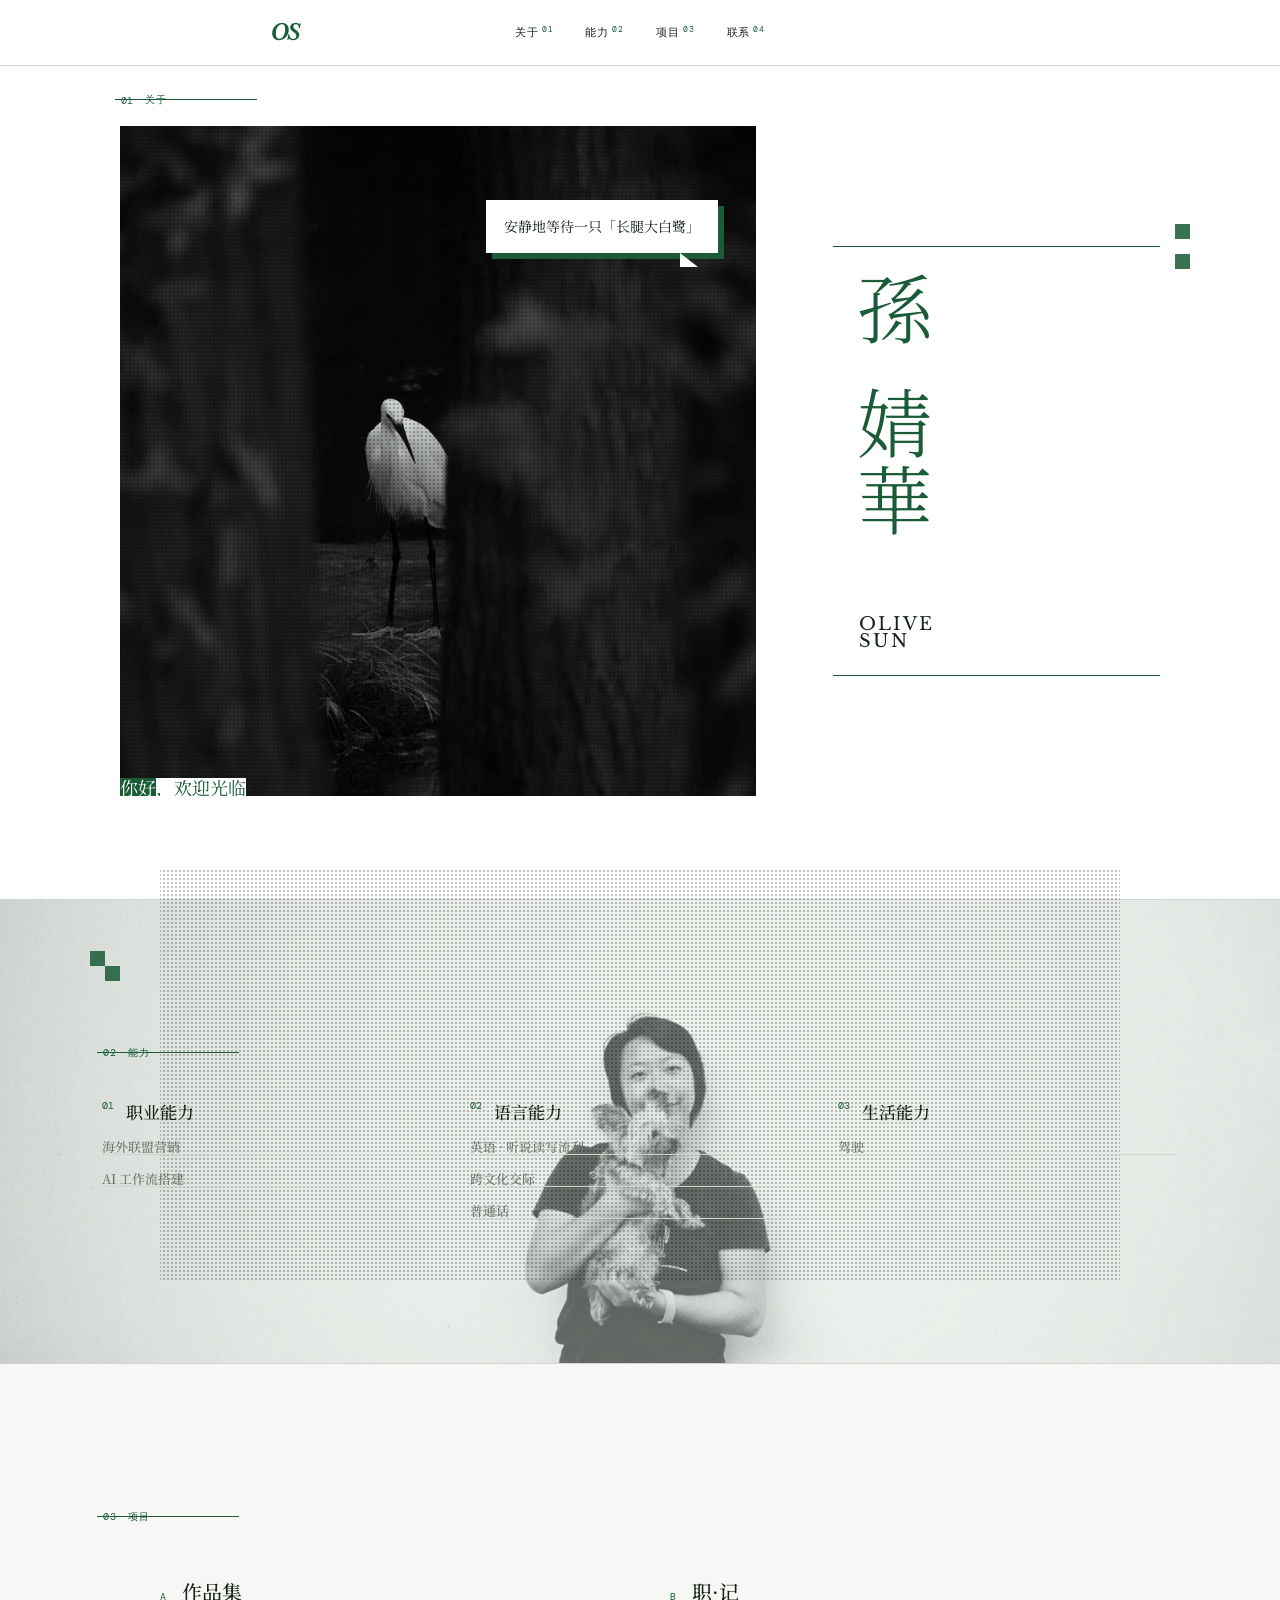
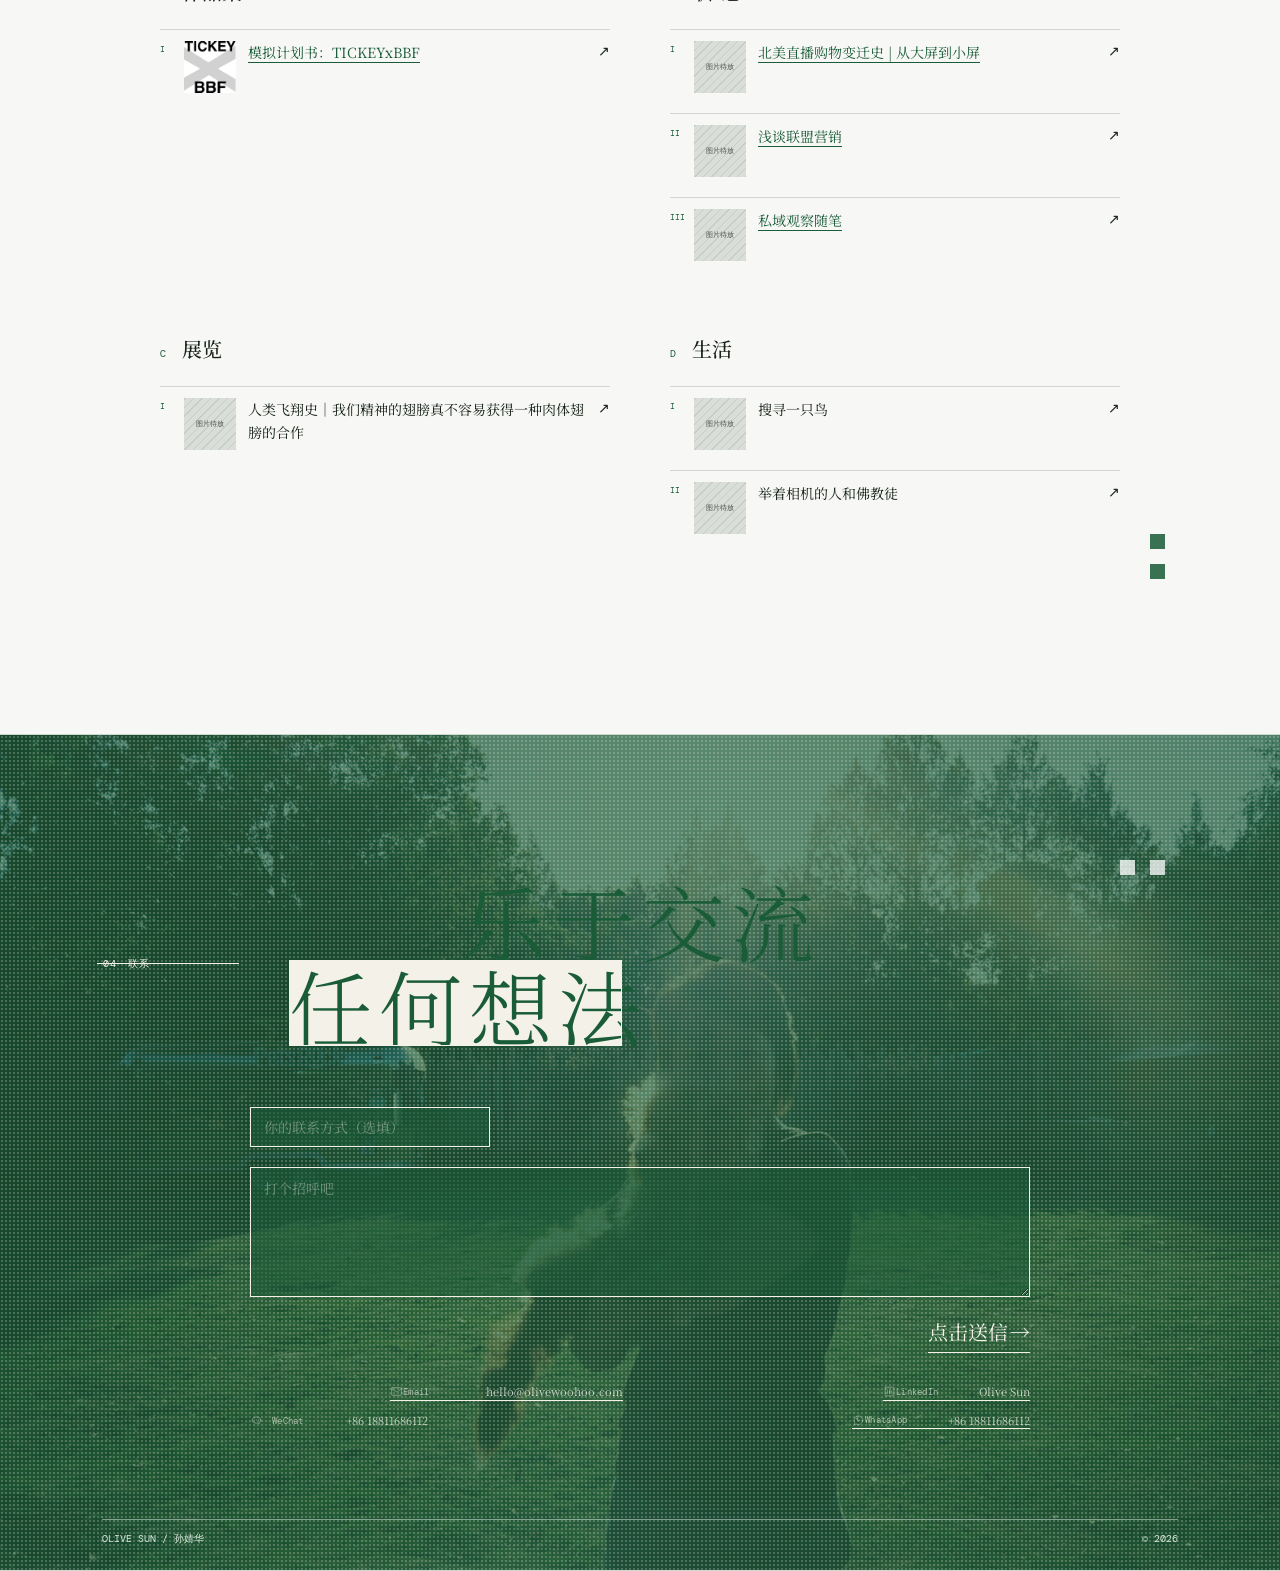
<file: index.html>
<!doctype html>
<html lang="zh">
  <head>
    
    <meta charset="UTF-8" />
    <meta name="viewport" content="width=device-width, initial-scale=1.0" />
    <title>Olive Sun · 孙婧华</title>
    
    <meta name="description" content="孙婧华 Olive Sun — 海外联盟营销 · AI 工作流，个人作品集：专题调研、展览、生活与模拟计划书。">
    <meta property="og:title" content="Olive Sun · 孙婧华">
    <meta property="og:description" content="孙婧华 Olive Sun — 海外联盟营销 · AI 工作流，个人作品集：专题调研、展览、生活与模拟计划书。">
    <script type="module" crossorigin src="/assets/index-c55e542.js"></script>
    <link rel="stylesheet" crossorigin href="/assets/index-9b2e4c8a.css">
    <style>
      *, *::before, *::after { cursor: none !important; }
    </style>
  </head>
  <body>

    <div id="root"></div>

    <script>
      (() => {
        // 用户自定义形状（绿描边 + 白内里）
        const SHAPE = [
          "11..............................",
          "111.............................",
          "1111............................",
          "11111...........................",
          "111111..........................",
          "1111111.........................",
          "11111111........................",
          "111111111.......................",
          "1111111111......................",
          "11111111111.....................",
          "111111111111....................",
          "1111111111111...................",
          "11111111111111..................",
          "111111111111111.................",
          "1111111111111111................",
          "11111111111111111...............",
          "111111111111111111..............",
          "1111111111111111111.............",
          "11111111111111111111............",
          "11111111111111111111............",
          "111111111111....................",
          "111111111111....................",
          "111111111111....................",
          "111111.111111...................",
          "11111..111111...................",
          "1111....111111..................",
          "111.....111111..................",
          "11.......111111.................",
          ".........111111.................",
          "..........111111................",
          "..........111111................",
          "...........1111.................",
        ];
        const GREEN = '#1a5c38';
        const WHITE = '#ffffff';
        const SCALE = 2; // 每个像素块的逻辑尺寸(px)，调大/调小改这里

        const H = SHAPE.length, W = SHAPE[0].length;
        const solid = new Set();
        for (let y = 0; y < H; y++) for (let x = 0; x < W; x++) if (SHAPE[y][x] === '1') solid.add(x + ',' + y);
        const cell = [];
        for (let y = 0; y < H; y++) {
          cell[y] = [];
          for (let x = 0; x < W; x++) {
            if (!solid.has(x + ',' + y)) continue;
            const edge = !solid.has((x + 1) + ',' + y) || !solid.has((x - 1) + ',' + y)
                     || !solid.has(x + ',' + (y + 1)) || !solid.has(x + ',' + (y - 1));
            cell[y][x] = edge ? GREEN : WHITE;
          }
        }

        const canvas = document.createElement('canvas');
        canvas.style.position = 'fixed';
        canvas.style.top = '0'; canvas.style.left = '0';
        canvas.style.pointerEvents = 'none';
        canvas.style.zIndex = '2147483647';
        document.body.appendChild(canvas);
        const ctx = canvas.getContext('2d');

        function resize() {
          const dpr = Math.min(window.devicePixelRatio || 1, 2);
          canvas.width = Math.floor(innerWidth * dpr);
          canvas.height = Math.floor(innerHeight * dpr);
          canvas.style.width = innerWidth + 'px';
          canvas.style.height = innerHeight + 'px';
          ctx.setTransform(dpr, 0, 0, dpr, 0, 0);
        }
        resize();
        addEventListener('resize', resize);

        let mx = -100, my = -100, raf = 0;
        function draw() {
          raf = 0;
          ctx.clearRect(0, 0, innerWidth, innerHeight);
          for (let y = 0; y < H; y++) for (let x = 0; x < W; x++) {
            const c = cell[y][x];
            if (!c) continue;
            ctx.fillStyle = c;
            ctx.fillRect(mx + x * SCALE, my + y * SCALE, SCALE, SCALE);
          }
        }
        addEventListener('mousemove', (e) => {
          mx = e.clientX; my = e.clientY;
          if (!raf) raf = requestAnimationFrame(draw);
        }, { passive: true });
        document.addEventListener('mouseleave', () => {
          mx = -100; my = -100;
          if (!raf) raf = requestAnimationFrame(draw);
        });
      })();
    </script>
  </body>
</html>
</file>
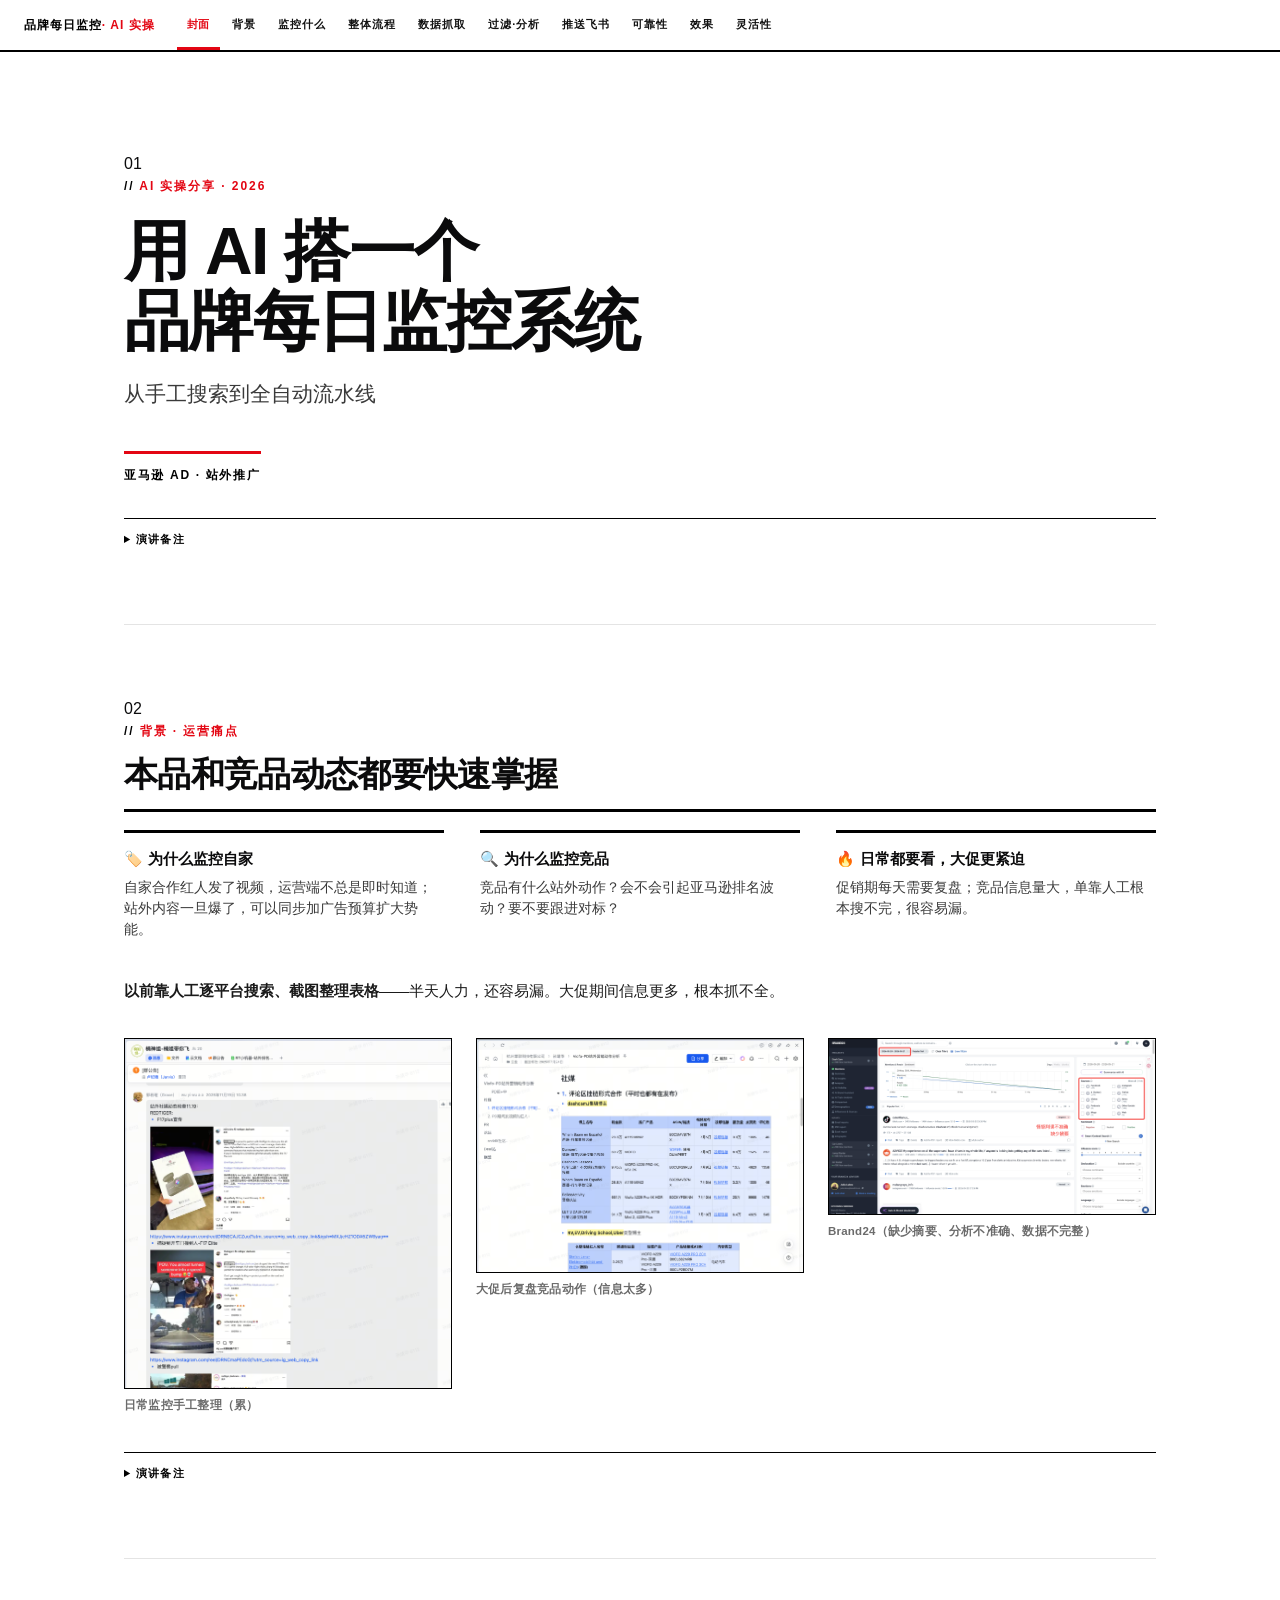
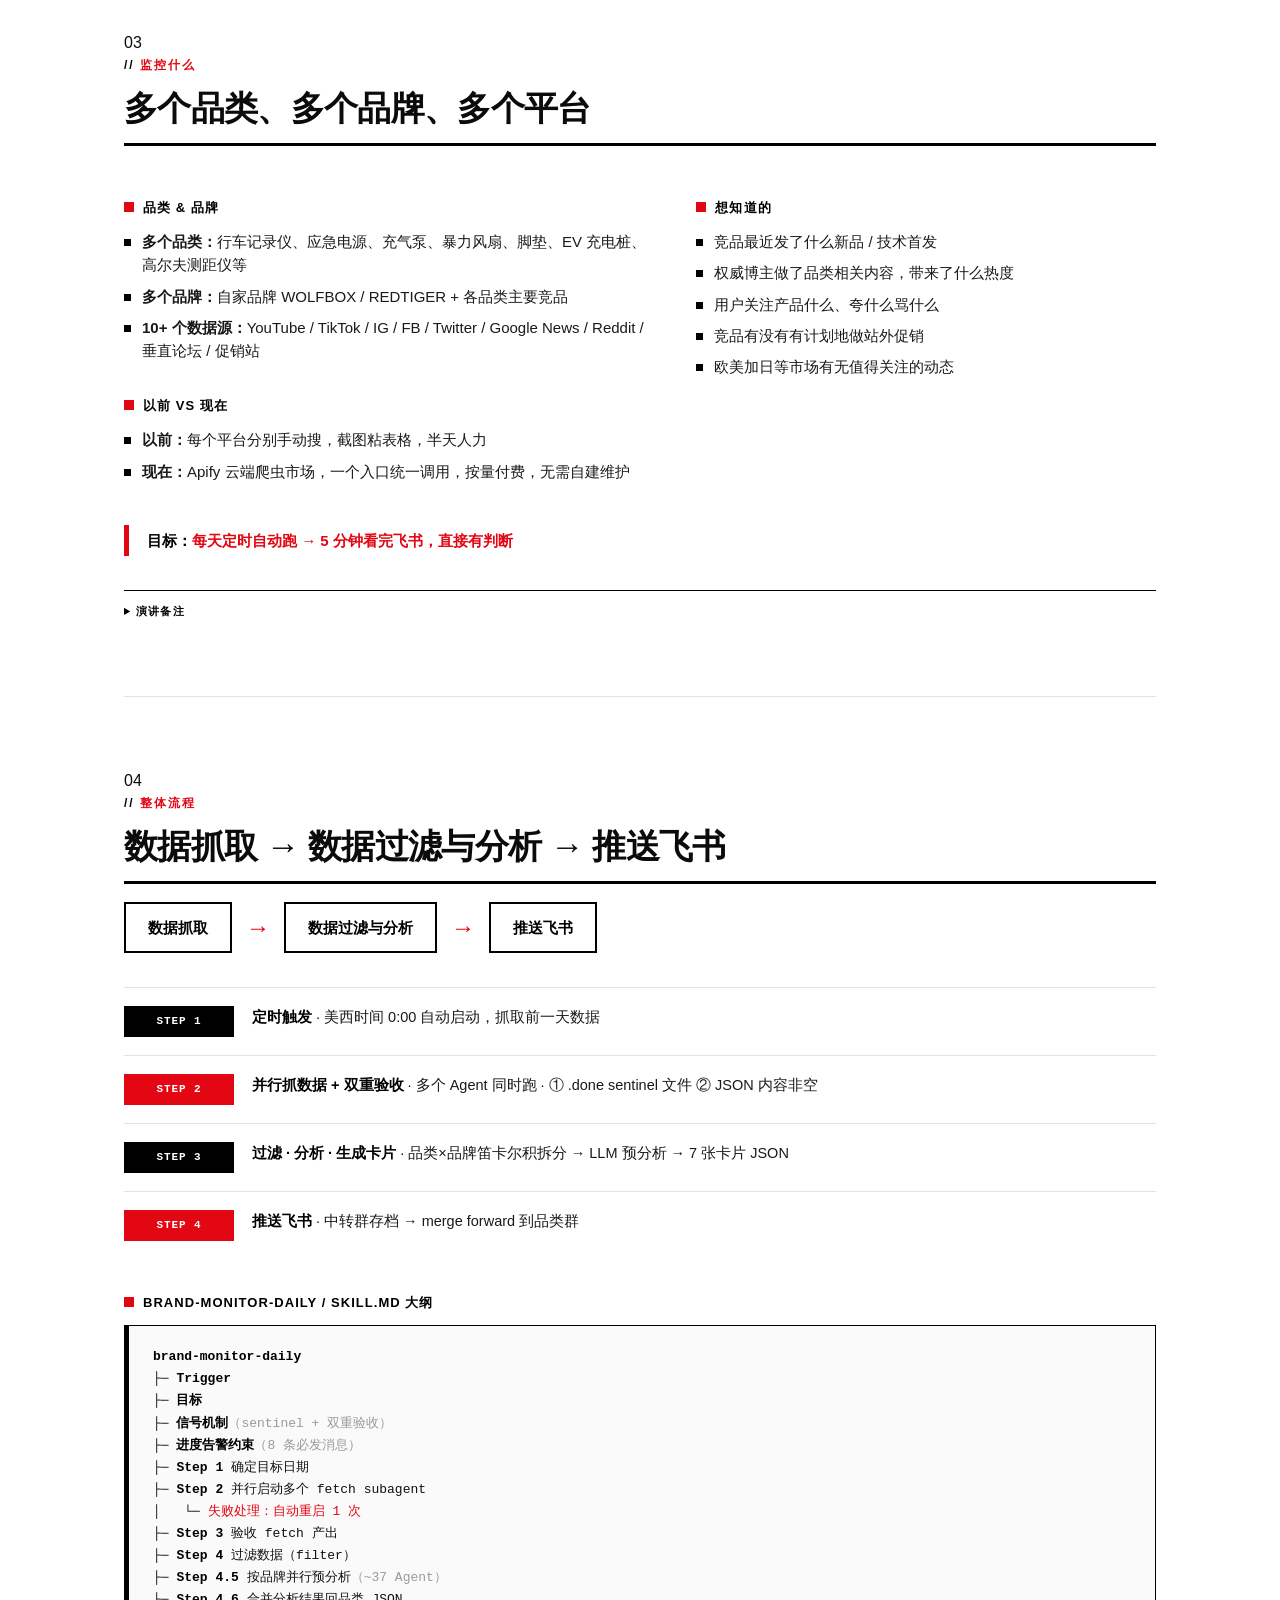
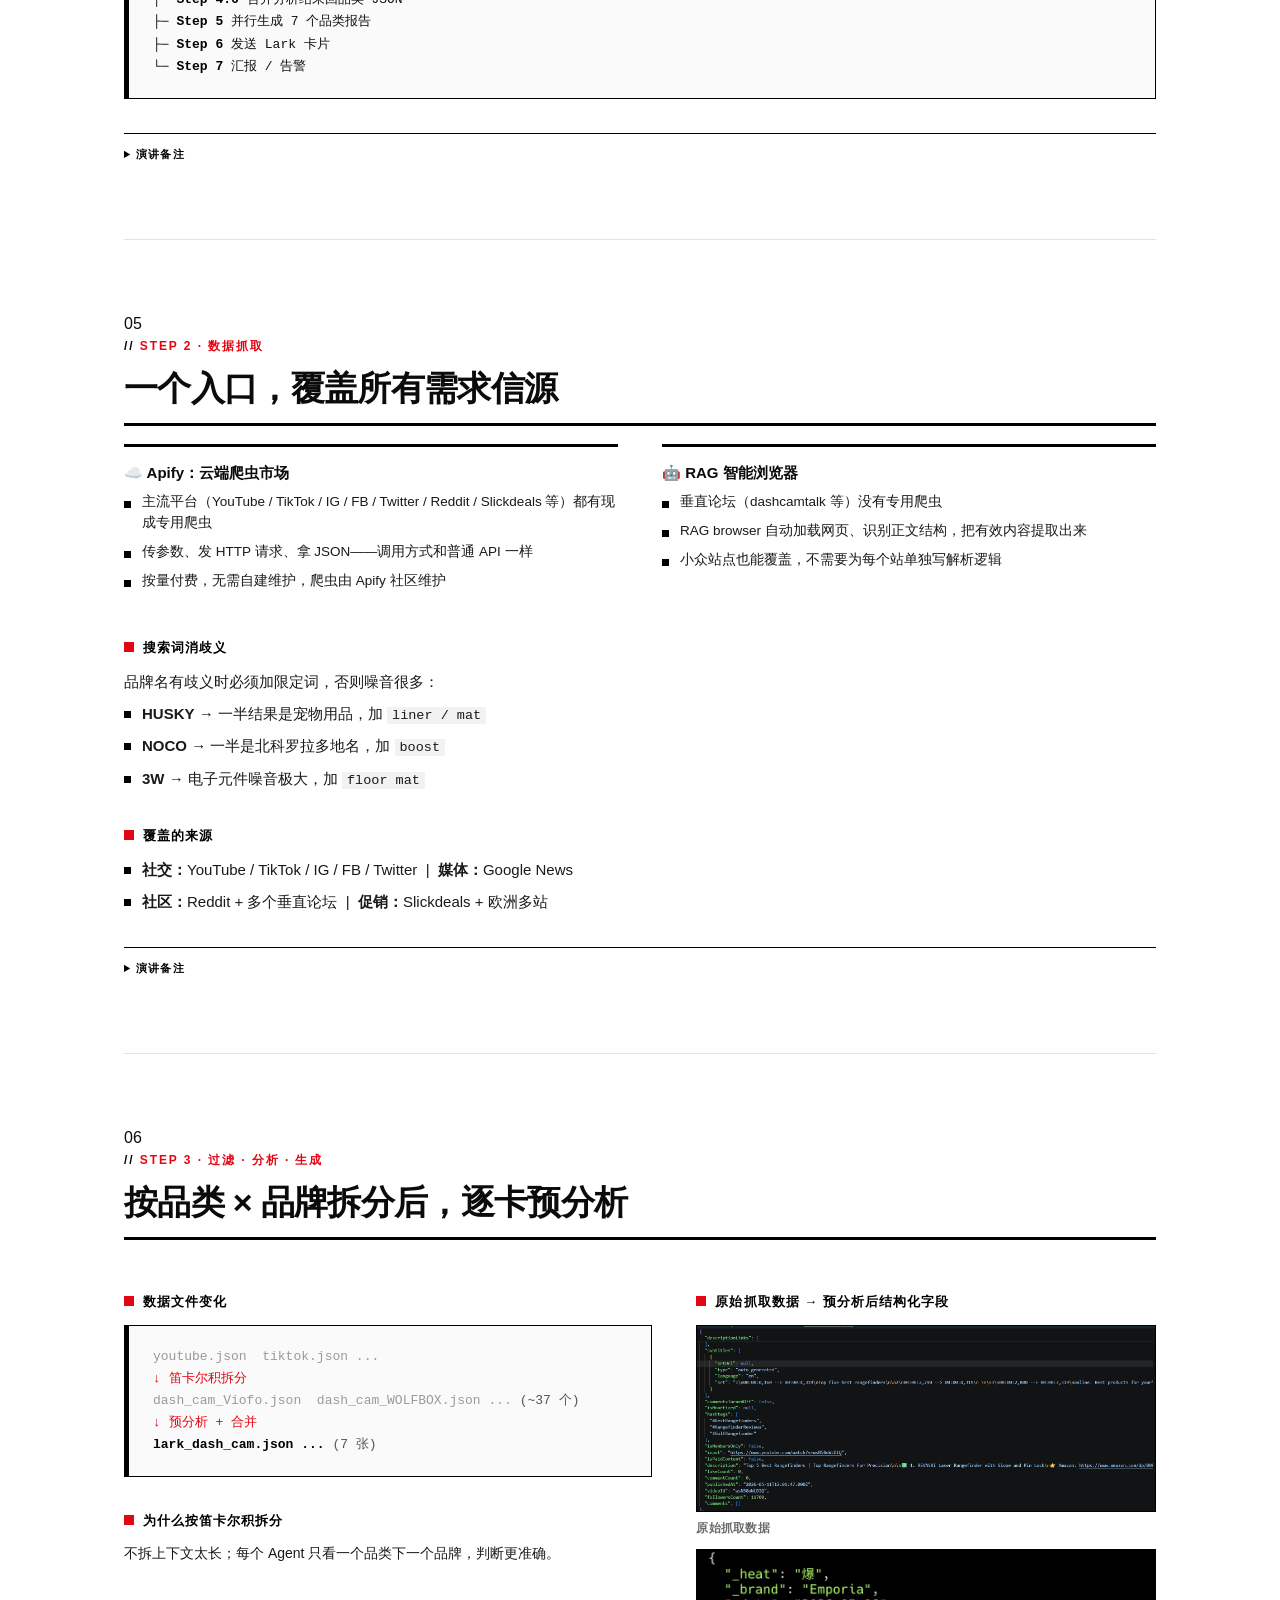
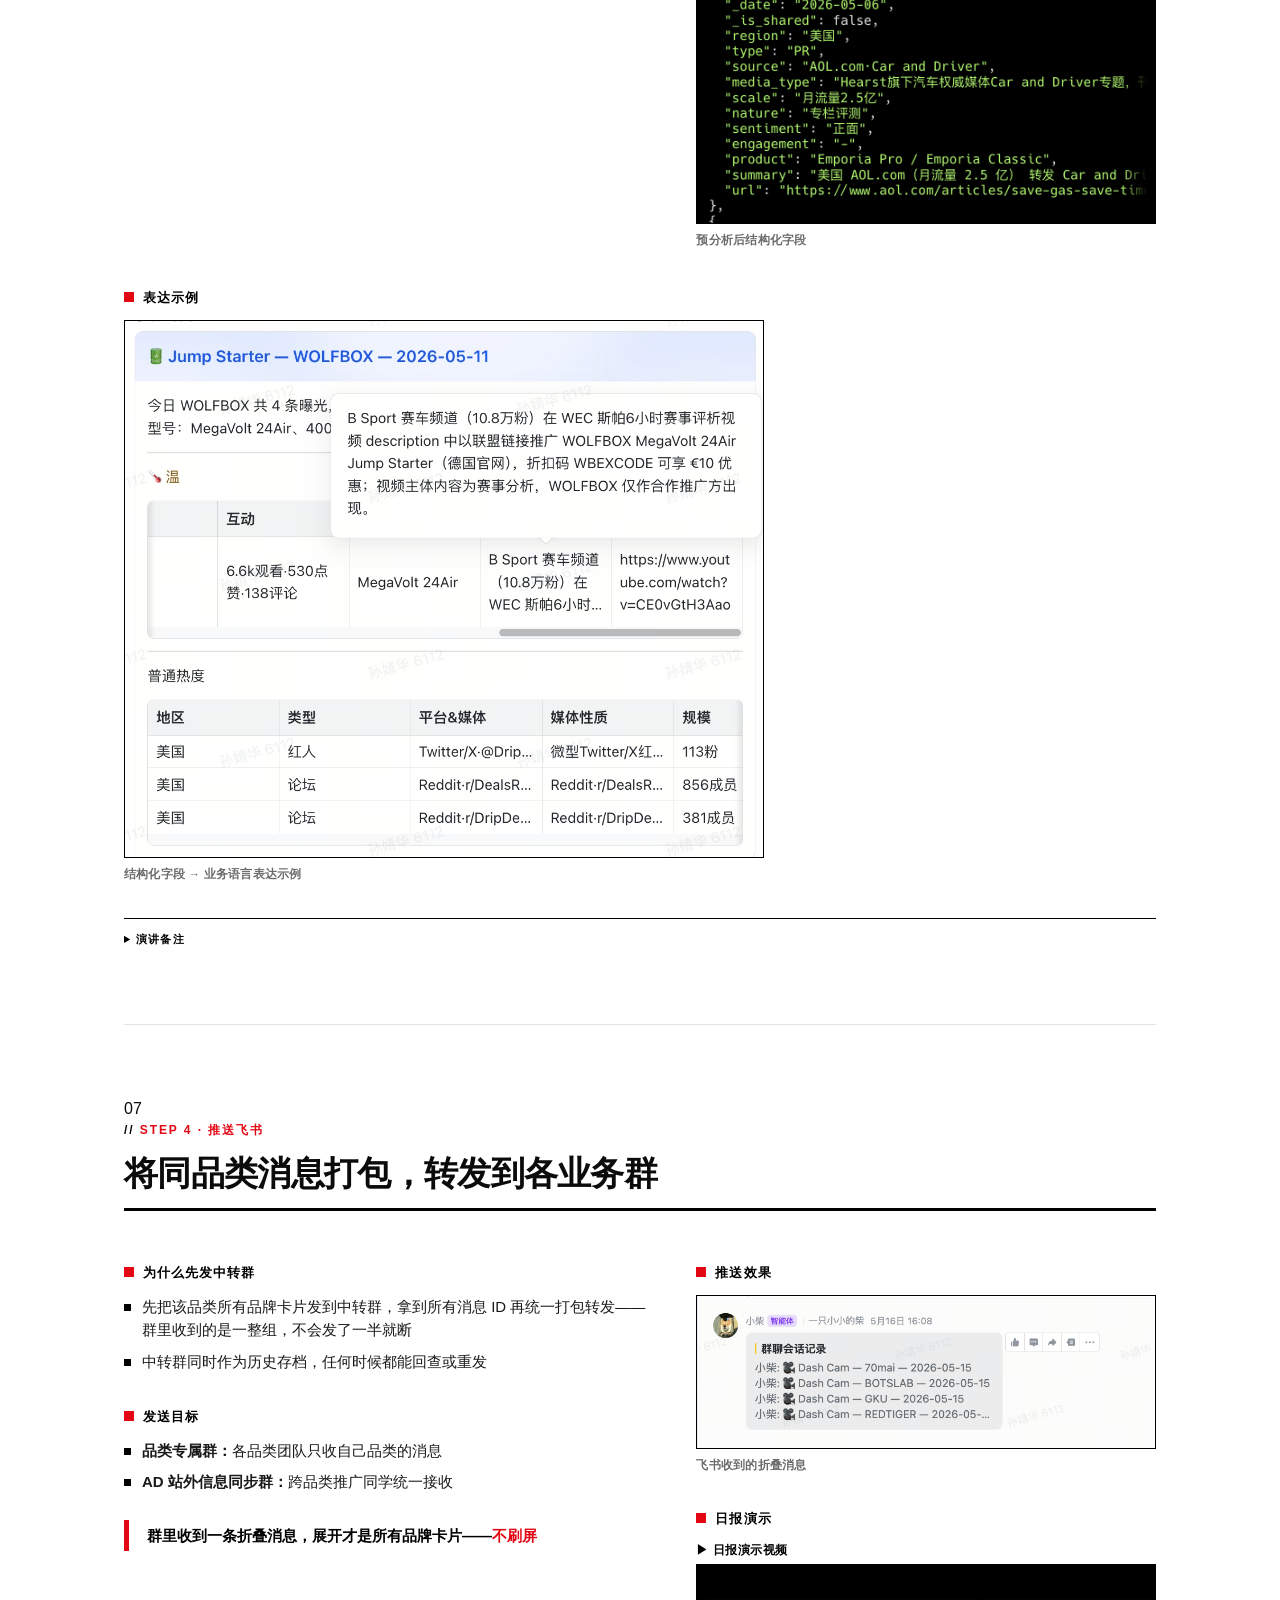
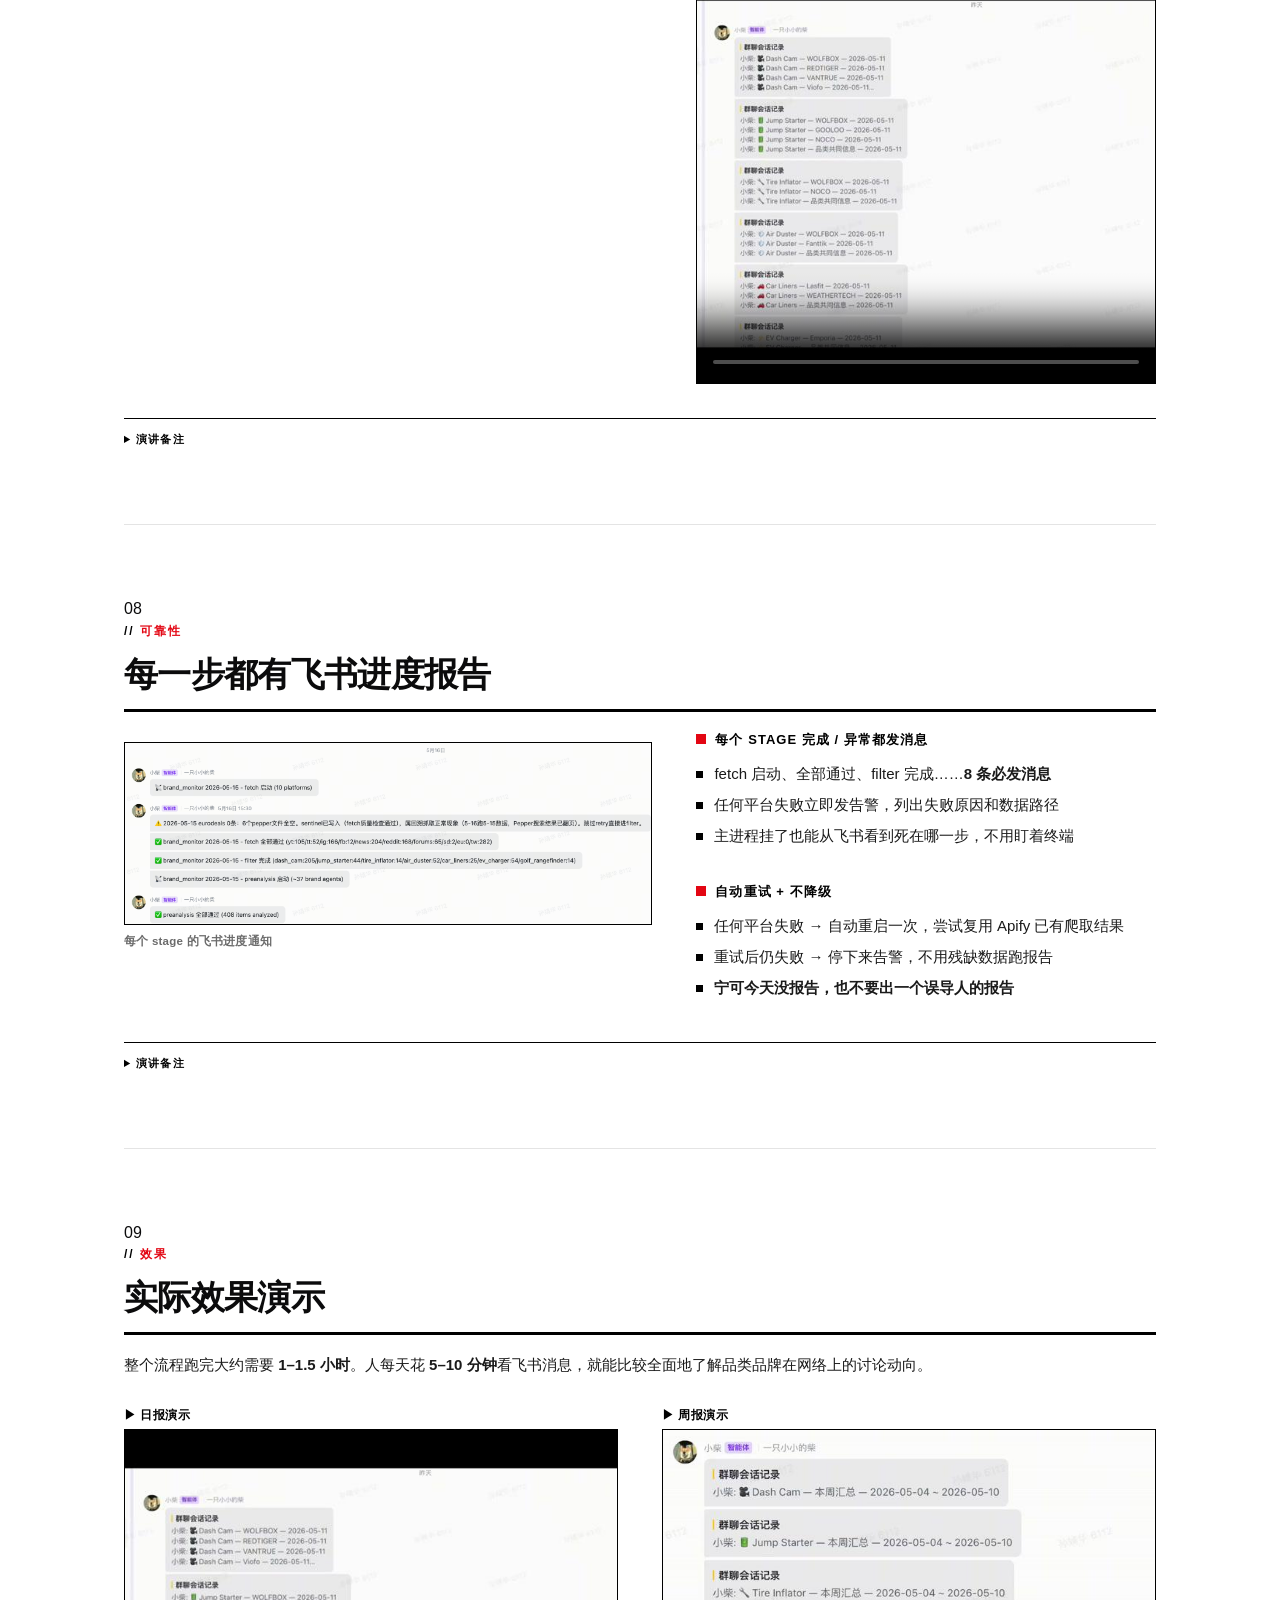
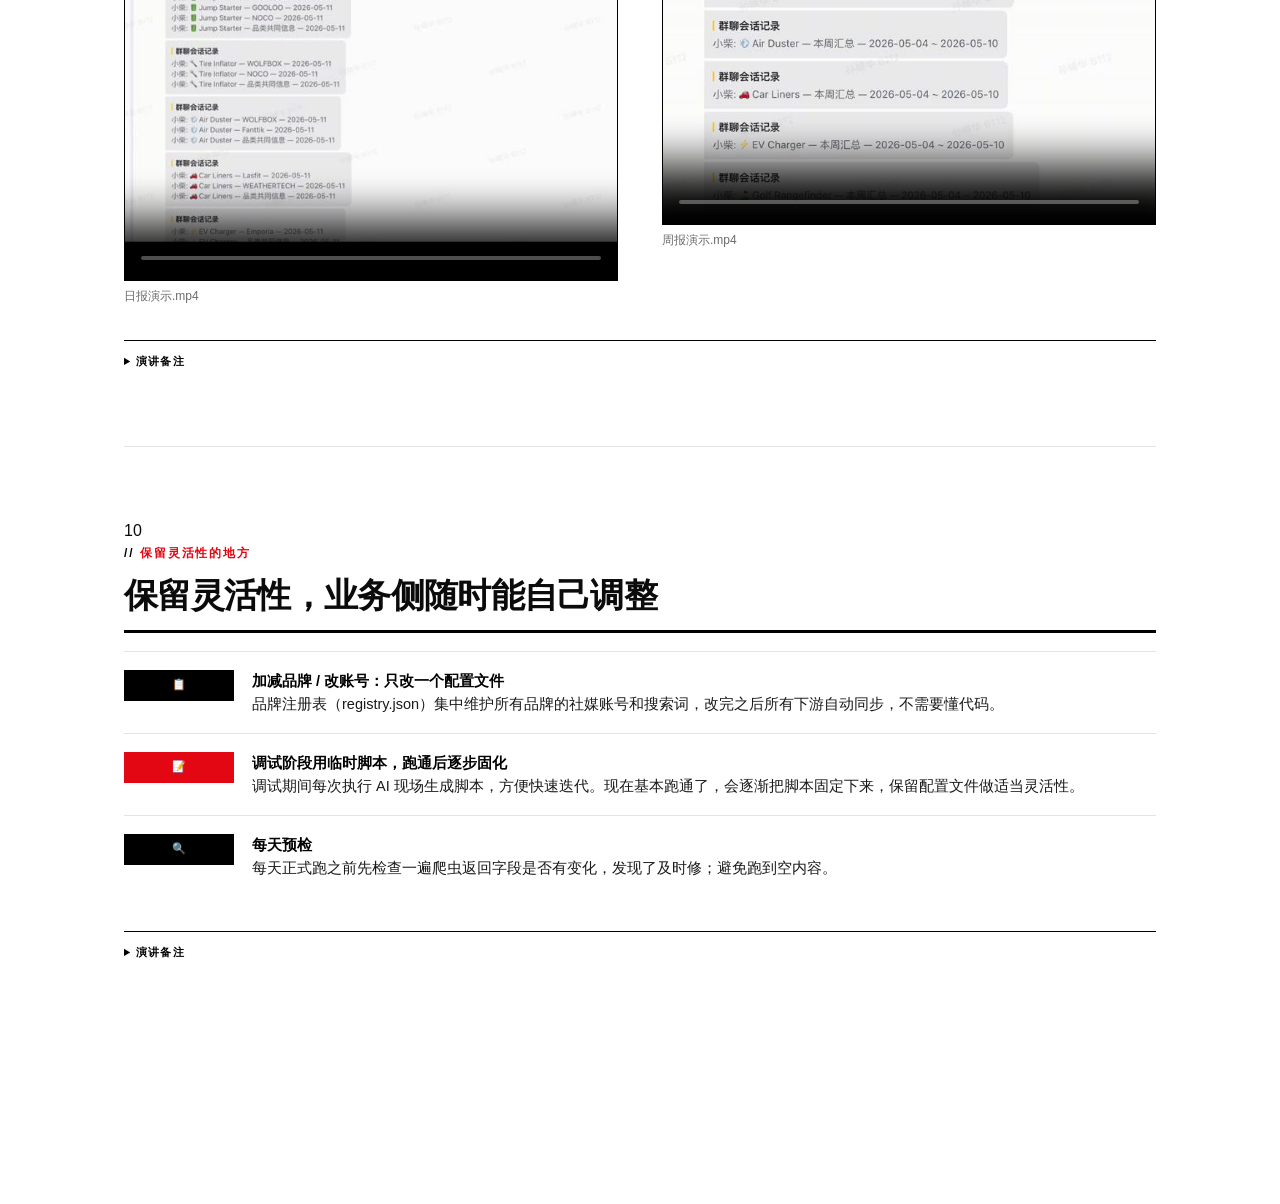
<file: brand-monitor/index.html>
<!DOCTYPE html>
<html lang="zh-CN">
<head>
<meta charset="UTF-8">
<meta name="viewport" content="width=device-width, initial-scale=1.0">
<title>用 AI 搭一个品牌每日监控系统 · AI 实操分享</title>
<style>
  :root {
    --bg: #ffffff;
    --ink: #0b0b0c;
    --muted: #6b6b6b;
    --line: #e4e4e4;
    --red: #e30613;
    --mono: "SF Mono", "JetBrains Mono", Menlo, Consolas, monospace;
    --sans: "Helvetica Neue", Helvetica, Arial, "PingFang SC", "Hiragino Sans GB", "Microsoft YaHei", sans-serif;
  }
  * { box-sizing: border-box; margin: 0; padding: 0; }
  html { scroll-behavior: smooth; }
  body {
    font-family: var(--sans);
    background: var(--bg);
    color: var(--ink);
    line-height: 1.55;
    -webkit-font-smoothing: antialiased;
  }

  /* ---- top nav ---- */
  nav {
    position: sticky; top: 0; z-index: 50;
    display: flex; align-items: center; gap: 2px;
    background: #fff; border-bottom: 2px solid #000;
    padding: 0 24px; overflow-x: auto;
  }
  nav .brand {
    color: #000; font-weight: 800; font-size: 12px; white-space: nowrap;
    margin-right: 20px; letter-spacing: .08em; text-transform: uppercase;
  }
  nav .brand span { color: var(--red); }
  nav a {
    color: #111; text-decoration: none; font-size: 11px; font-weight: 600;
    letter-spacing: .09em; text-transform: uppercase;
    padding: 16px 10px 14px; white-space: nowrap;
    border-bottom: 3px solid transparent;
    transition: color .15s, border-color .15s;
  }
  nav a:hover { color: #000; border-color: #000; }
  nav a.active { color: var(--red); border-color: var(--red); }

  /* ---- deck ---- */
  .deck { max-width: 1080px; margin: 0 auto; padding: 60px 24px 100px; }
  .slide {
    padding: 0 0 72px; margin-bottom: 72px;
    border-bottom: 1px solid var(--line);
    position: relative;
  }
  .slide:last-of-type { border-bottom: none; }
  .slide.no {
    position: absolute; top: -6px; right: 0;
    font-family: var(--mono); font-size: 34px; font-weight: 700;
    color: #d9d9d9; letter-spacing: -.03em; line-height: 1;
  }

  .kicker {
    font-size: 12px; font-weight: 700;
    letter-spacing: .16em; text-transform: uppercase;
    color: var(--red); margin-bottom: 14px;
  }
  .kicker::before { content: "// "; color: #000; }
  h2 {
    font-size: 34px; font-weight: 800; letter-spacing: -.02em; line-height: 1.12;
    margin-bottom: 18px; padding-bottom: 16px;
    border-bottom: 3px solid #000;
  }
  h3 {
    font-size: 13px; font-weight: 800; letter-spacing: .08em; text-transform: uppercase;
    margin: 34px 0 12px; color: #000;
  }
  h3::before { content: ""; display: inline-block; width: 10px; height: 10px; background: var(--red); margin-right: 9px; }
  p { color: #1a1a1a; font-size: 15px; margin: 8px 0; }
  ul { list-style: none; }
  ul li { position: relative; padding-left: 18px; margin: 8px 0; font-size: 15px; color: #1a1a1a; }
  ul li::before { content: ""; position: absolute; left: 0; top: 9px; width: 7px; height: 7px; background: #000; }

  code { font-family: var(--mono); font-size: .9em; background: #f2f2f2; padding: 1px 5px; }

  .highlight {
    margin-top: 34px; padding: 4px 0 4px 18px;
    border-left: 5px solid var(--red);
    font-weight: 700; font-size: 15px; color: #000;
  }
  .highlight b { color: var(--red); }

  /* ---- columns / grid ---- */
  .grid { display: grid; gap: 36px; }
  .g3 { grid-template-columns: repeat(3, 1fr); }
  .g2 { grid-template-columns: repeat(2, 1fr); }
  .card {
    border-top: 3px solid #000; padding: 14px 0 4px;
  }
  .card .t { font-weight: 800; font-size: 15px; margin-bottom: 8px; }
  .card .t .emoji { margin-right: 5px; }
  .card p { font-size: 13.5px; color: #3a3a3a; margin: 0; }
  .card ul li { font-size: 13.5px; }

  /* ---- figure / screenshot ---- */
  figure { margin: 12px 0 4px; }
  figure img {
    width: 100%; display: block; background: #fff;
    border: 1px solid #000;
  }
  figcaption {
    font-size: 11.5px; color: var(--muted); margin-top: 8px;
    text-align: left; font-weight: 700; letter-spacing: .02em;
  }
  .shots { display: grid; gap: 24px; align-items: start; }
  .shots.cols-3 { grid-template-columns: repeat(3, 1fr); }

  /* ---- flow diagram ---- */
  .flow {
    display: flex; align-items: center; justify-content: flex-start; gap: 0;
    flex-wrap: wrap; margin: 10px 0 34px;
  }
  .flow .node {
    background: #fff; color: #000; border: 2px solid #000;
    padding: 12px 22px; font-weight: 800; font-size: 15px;
  }
  .flow .arrow { font-size: 24px; color: var(--red); padding: 0 14px; font-weight: 700; }

  .steps { display: grid; gap: 0; margin-top: 6px; }
  .step {
    display: grid; grid-template-columns: 110px 1fr; gap: 18px; align-items: start;
    padding: 18px 0; border-top: 1px solid var(--line);
  }
  .step .tag {
    font-family: var(--mono); font-size: 11px; font-weight: 700; letter-spacing: .08em;
    color: #fff; background: #000; padding: 7px 9px; text-align: center;
  }
  .step .tag.alt { background: var(--red); }
  .step .body { font-size: 14.5px; color: #1a1a1a; }
  .step .body b { color: #000; }

  /* ---- code / tree ---- */
  pre {
    background: #fafafa; color: #111;
    border: 1px solid #000; border-left: 5px solid #000;
    padding: 20px 24px; overflow-x: auto;
    font-family: var(--mono); font-size: 13px; line-height: 1.7;
    margin-top: 4px;
  }
  pre .k { font-weight: 700; color: #000; }
  pre .o { color: var(--red); }
  pre .c { color: #555; }
  pre .dim { color: #9a9a9a; }

  /* ---- video ---- */
  video { width: 100%; background: #000; border: 1px solid #000; display: block; }
  .video-label { font-size: 12px; color: #000; font-weight: 800; letter-spacing: .04em; margin: 8px 0 4px; }

  /* ---- speaker notes ---- */
  details.notes {
    margin-top: 34px; padding: 12px 0 4px;
    border-top: 1px solid #000;
  }
  details.notes summary {
    cursor: pointer; font-size: 11px; font-weight: 800; letter-spacing: .12em; text-transform: uppercase;
    color: #000; user-select: none;
  }
  details.notes .nbody { font-size: 13.5px; color: #4a4a4a; margin-top: 10px; }

  /* ---- title slide ---- */
  .slide.title {
    border-bottom: 1px solid var(--line);
    padding: 40px 0 72px; min-height: 420px;
    display: flex; flex-direction: column; justify-content: center;
  }
  .slide.title .kicker { color: var(--red); }
  .slide.title .kicker::before { content: "// "; color: #000; }
  .slide.title h1 {
    font-size: 66px; line-height: 1.05; font-weight: 800; letter-spacing: -.025em;
    margin: 8px 0 22px;
  }
  .slide.title .sub { font-size: 21px; color: #3a3a3a; font-weight: 500; }
  .slide.title .tagline {
    display: inline-block; margin-top: 40px; align-self: flex-start;
    font-size: 12px; font-weight: 800; letter-spacing: .14em; text-transform: uppercase; color: #000;
    border-top: 3px solid var(--red); padding-top: 12px;
  }

  .two-col { display: grid; grid-template-columns: 1fr 1fr; gap: 44px; align-items: start; }
  .two-col.wide-left { grid-template-columns: 1.15fr 1fr; }

  @media (max-width: 860px) {
    .g3, .shots.cols-3, .two-col, .two-col.wide-left { grid-template-columns: 1fr; }
    .g2 { grid-template-columns: 1fr; }
    .step { grid-template-columns: 1fr; }
    .slide { padding: 0 0 48px; }
    .slide.title h1 { font-size: 40px; }
    h2 { font-size: 26px; }
  }
</style>
</head>
<body>

<nav id="nav">
  <div class="brand">品牌每日监控<span>· AI 实操</span></div>
  <a href="#s1">封面</a>
  <a href="#s2">背景</a>
  <a href="#s3">监控什么</a>
  <a href="#s4">整体流程</a>
  <a href="#s5">数据抓取</a>
  <a href="#s6">过滤·分析</a>
  <a href="#s7">推送飞书</a>
  <a href="#s8">可靠性</a>
  <a href="#s9">效果</a>
  <a href="#s10">灵活性</a>
</nav>

<div class="deck">

  <!-- ============ SLIDE 1 · 封面 ============ -->
  <section class="slide title" id="s1">
    <div class="no">01</div>
    <div class="kicker">AI 实操分享 · 2026</div>
    <h1>用 AI 搭一个<br>品牌每日监控系统</h1>
    <div class="sub">从手工搜索到全自动流水线</div>
    <div class="tagline">亚马逊 AD · 站外推广</div>
    <details class="notes">
      <summary>演讲备注</summary>
      <div class="nbody">我今天分享的是用 AI 搭一个比较简单的品牌自动监控流程，每天自动爬取竞品和自家品牌在各平台上的动态，用大模型处理成结构化的、容易理解的业务语言，最后把每日报告推送到飞书业务群。</div>
    </details>
  </section>

  <!-- ============ SLIDE 2 · 背景 · 运营痛点 ============ -->
  <section class="slide" id="s2">
    <div class="no">02</div>
    <div class="kicker">背景 · 运营痛点</div>
    <h2>本品和竞品动态都要快速掌握</h2>
    <div class="grid g3">
      <div class="card">
        <div class="t"><span class="emoji">🏷️</span>为什么监控自家</div>
        <p>自家合作红人发了视频，运营端不总是即时知道；站外内容一旦爆了，可以同步加广告预算扩大势能。</p>
      </div>
      <div class="card">
        <div class="t"><span class="emoji">🔍</span>为什么监控竞品</div>
        <p>竞品有什么站外动作？会不会引起亚马逊排名波动？要不要跟进对标？</p>
      </div>
      <div class="card">
        <div class="t"><span class="emoji">🔥</span>日常都要看，大促更紧迫</div>
        <p>促销期每天需要复盘；竞品信息量大，单靠人工根本搜不完，很容易漏。</p>
      </div>
    </div>
    <p style="margin-top:34px;"><b>以前靠人工逐平台搜索、截图整理表格</b>——半天人力，还容易漏。大促期间信息更多，根本抓不全。</p>
    <div class="shots cols-3" style="margin-top:24px;">
      <figure>
        <img src="assets/image1.png" alt="日常监控手工整理">
        <figcaption>日常监控手工整理（累）</figcaption>
      </figure>
      <figure>
        <img src="assets/image2.png" alt="大促后复盘竞品动作">
        <figcaption>大促后复盘竞品动作（信息太多）</figcaption>
      </figure>
      <figure>
        <img src="assets/image3.png" alt="Brand24 工具截图">
        <figcaption>Brand24（缺少摘要、分析不准确、数据不完整）</figcaption>
      </figure>
    </div>
    <details class="notes">
      <summary>演讲备注</summary>
      <div class="nbody">首先说明下为什么会有这个需求。在销售端，运营、推广都有快速掌握当天品类、品牌动态的需求。一方面要了解自家品牌的动态——自家合作红人发了视频，销售端如果能及时了解，红人内容一旦爆了，推广可以同步加广告预算扩大势能；自家产品如果在社媒论坛上有负面反馈，客服也可以及时跟进处理，控制舆情。另一方面要了解竞品的动态，比如竞品有什么站外动作，会不会引起亚马逊排名波动，要不要对标跟进。及时获取品牌动态、用户反馈，对做电商来说是绝对收益的。但之前没有这样一个固定的、每日品牌品类动态同步的业务流程落地：一是对销售端来说不是直接创造业绩的需求；二是在 AI 化之前，这是一个工作量非常大的任务。我们试过每天手动监测品牌动态，一个个品牌去 Google，一条条帖子去理解提炼信息，速度非常慢。也有 Brand24 这样的工具，但情感判读不准确、没有摘要、数据取回不全。这个流程的目的就是利用 AI，将每日监控品牌动态的人力占用降到几乎为 0，让信息以最清晰易读的业务语言呈现。</div>
    </details>
  </section>

  <!-- ============ SLIDE 3 · 监控什么 ============ -->
  <section class="slide" id="s3">
    <div class="no">03</div>
    <div class="kicker">监控什么</div>
    <h2>多个品类、多个品牌、多个平台</h2>
    <div class="two-col wide-left">
      <div>
        <h3>品类 &amp; 品牌</h3>
        <ul>
          <li><b>多个品类：</b>行车记录仪、应急电源、充气泵、暴力风扇、脚垫、EV 充电桩、高尔夫测距仪等</li>
          <li><b>多个品牌：</b>自家品牌 WOLFBOX / REDTIGER + 各品类主要竞品</li>
          <li><b>10+ 个数据源：</b>YouTube / TikTok / IG / FB / Twitter / Google News / Reddit / 垂直论坛 / 促销站</li>
        </ul>
        <h3>以前 vs 现在</h3>
        <ul>
          <li><b>以前：</b>每个平台分别手动搜，截图粘表格，半天人力</li>
          <li><b>现在：</b>Apify 云端爬虫市场，一个入口统一调用，按量付费，无需自建维护</li>
        </ul>
      </div>
      <div>
        <h3>想知道的</h3>
        <ul>
          <li>竞品最近发了什么新品 / 技术首发</li>
          <li>权威博主做了品类相关内容，带来了什么热度</li>
          <li>用户关注产品什么、夸什么骂什么</li>
          <li>竞品有没有有计划地做站外促销</li>
          <li>欧美加日等市场有无值得关注的动态</li>
        </ul>
      </div>
    </div>
    <div class="highlight">目标：<b>每天定时自动跑 → 5 分钟看完飞书，直接有判断</b></div>
    <details class="notes">
      <summary>演讲备注</summary>
      <div class="nbody">当前搭的流程主要监控多个公司主营品类，自家和竞品等二三十个品牌，数据源包括 YouTube、TikTok、Instagram 等社媒平台，Google News 上的媒体报道，Reddit 和其他垂直论坛，顶级促销网站。最值得关注的品牌品类动态，99% 基本都能被这些平台覆盖。业务端透过这些信源就能了解：竞品最近发了什么新品、权威博主做了什么内容、是否给品类带来了热度，用户关注产品什么、夸什么骂什么，竞品有没有做站外促销，欧美加日等市场有没有值得关注的动态。监控这么多渠道，主要利用 Apify 这个按量付费的云端爬虫市场，上面有很多现成专用爬虫，即使没有专用爬虫，也能直接调用 RAG 智能浏览器解析做数据采集。</div>
    </details>
  </section>

  <!-- ============ SLIDE 4 · 整体流程 ============ -->
  <section class="slide" id="s4">
    <div class="no">04</div>
    <div class="kicker">整体流程</div>
    <h2>数据抓取 → 数据过滤与分析 → 推送飞书</h2>
    <div class="flow">
      <div class="node">数据抓取</div>
      <div class="arrow">→</div>
      <div class="node">数据过滤与分析</div>
      <div class="arrow">→</div>
      <div class="node">推送飞书</div>
    </div>
    <div class="steps">
      <div class="step"><div class="tag">STEP 1</div><div class="body"><b>定时触发</b> · 美西时间 0:00 自动启动，抓取前一天数据</div></div>
      <div class="step"><div class="tag alt">STEP 2</div><div class="body"><b>并行抓数据 + 双重验收</b> · 多个 Agent 同时跑 · ① .done sentinel 文件 ② JSON 内容非空</div></div>
      <div class="step"><div class="tag">STEP 3</div><div class="body"><b>过滤 · 分析 · 生成卡片</b> · 品类×品牌笛卡尔积拆分 → LLM 预分析 → 7 张卡片 JSON</div></div>
      <div class="step"><div class="tag alt">STEP 4</div><div class="body"><b>推送飞书</b> · 中转群存档 → merge forward 到品类群</div></div>
    </div>
    <h3>brand-monitor-daily / SKILL.md 大纲</h3>
    <pre><span class="k">brand-monitor-daily</span>
├─ <span class="k">Trigger</span>
├─ <span class="k">目标</span>
├─ <span class="k">信号机制</span><span class="dim">（sentinel + 双重验收）</span>
├─ <span class="k">进度告警约束</span><span class="dim">（8 条必发消息）</span>
├─ <span class="k">Step 1</span> 确定目标日期
├─ <span class="k">Step 2</span> 并行启动多个 fetch subagent
│   └─ <span class="o">失败处理：自动重启 1 次</span>
├─ <span class="k">Step 3</span> 验收 fetch 产出
├─ <span class="k">Step 4</span> 过滤数据（filter）
├─ <span class="k">Step 4.5</span> 按品牌并行预分析<span class="dim">（~37 Agent）</span>
├─ <span class="k">Step 4.6</span> 合并分析结果回品类 JSON
├─ <span class="k">Step 5</span> 并行生成 7 个品类报告
├─ <span class="k">Step 6</span> 发送 Lark 卡片
└─ <span class="k">Step 7</span> 汇报 / 告警</pre>
    <details class="notes">
      <summary>演讲备注</summary>
      <div class="nbody">接下来看下整体流程，其实非常简单，就是数据抓取、数据过滤与分析、最后推送飞书。</div>
    </details>
  </section>

  <!-- ============ SLIDE 5 · Step 2 数据抓取 ============ -->
  <section class="slide" id="s5">
    <div class="no">05</div>
    <div class="kicker">Step 2 · 数据抓取</div>
    <h2>一个入口，覆盖所有需求信源</h2>
    <div class="two-col">
      <div class="card">
        <div class="t">☁️ Apify：云端爬虫市场</div>
        <ul>
          <li>主流平台（YouTube / TikTok / IG / FB / Twitter / Reddit / Slickdeals 等）都有现成专用爬虫</li>
          <li>传参数、发 HTTP 请求、拿 JSON——调用方式和普通 API 一样</li>
          <li>按量付费，无需自建维护，爬虫由 Apify 社区维护</li>
        </ul>
      </div>
      <div class="card">
        <div class="t">🤖 RAG 智能浏览器</div>
        <ul>
          <li>垂直论坛（dashcamtalk 等）没有专用爬虫</li>
          <li>RAG browser 自动加载网页、识别正文结构，把有效内容提取出来</li>
          <li>小众站点也能覆盖，不需要为每个站单独写解析逻辑</li>
        </ul>
      </div>
    </div>
    <h3>搜索词消歧义</h3>
    <p>品牌名有歧义时必须加限定词，否则噪音很多：</p>
    <ul>
      <li><b>HUSKY</b> → 一半结果是宠物用品，加 <code>liner / mat</code></li>
      <li><b>NOCO</b> → 一半是北科罗拉多地名，加 <code>boost</code></li>
      <li><b>3W</b> → 电子元件噪音极大，加 <code>floor mat</code></li>
    </ul>
    <h3>覆盖的来源</h3>
    <ul>
      <li><b>社交：</b>YouTube / TikTok / IG / FB / Twitter &nbsp;|&nbsp; <b>媒体：</b>Google News</li>
      <li><b>社区：</b>Reddit + 多个垂直论坛 &nbsp;|&nbsp; <b>促销：</b>Slickdeals + 欧洲多站</li>
    </ul>
    <details class="notes">
      <summary>演讲备注</summary>
      <div class="nbody">首先是数据抓取，主要用 Apify 这个平台。主流平台如 Instagram、TikTok 等在 Apify 上都有现成爬虫，设置一个关键词表（包括需要关注的品类、品牌），再设置一个时间窗口，就能采集到需要的信息——帖子内容、评论内容、互动量、帖主粉丝量等一应俱全。因为 Apify 按量付费，花费基本等于内存乘以运行时长，所以要注意额度消耗：一是关键词列表要精准，用最少的关键词覆盖想关注的内容，词不精准抓回来的都是噪音、增加花费；二是每个爬虫可以单独设置内存上限，内存要求低的渠道适当调低上限。</div>
    </details>
  </section>

  <!-- ============ SLIDE 6 · Step 3 过滤分析生成 ============ -->
  <section class="slide" id="s6">
    <div class="no">06</div>
    <div class="kicker">Step 3 · 过滤 · 分析 · 生成</div>
    <h2>按品类 × 品牌拆分后，逐卡预分析</h2>
    <div class="two-col wide-left">
      <div>
        <h3>数据文件变化</h3>
        <pre><span class="dim">youtube.json  tiktok.json ...</span>
<span class="o">↓ 笛卡尔积拆分</span>
<span class="dim">dash_cam_Viofo.json  dash_cam_WOLFBOX.json ...</span> <span class="c">(~37 个)</span>
<span class="o">↓ 预分析 + 合并</span>
<span class="k">lark_dash_cam.json ...</span> <span class="c">(7 张)</span></pre>
        <h3>为什么按笛卡尔积拆分</h3>
        <p style="font-size:14px;">不拆上下文太长；每个 Agent 只看一个品类下一个品牌，判断更准确。</p>
      </div>
      <div>
        <h3>原始抓取数据 → 预分析后结构化字段</h3>
        <figure>
          <img src="assets/image4.jpeg" alt="原始抓取数据">
          <figcaption>原始抓取数据</figcaption>
        </figure>
        <figure>
          <img src="assets/image5.png" alt="预分析后结构化字段">
          <figcaption>预分析后结构化字段</figcaption>
        </figure>
      </div>
    </div>
    <h3>表达示例</h3>
    <div style="max-width:640px;">
      <figure>
        <img src="assets/image6.jpeg" alt="表达示例">
        <figcaption>结构化字段 → 业务语言表达示例</figcaption>
      </figure>
    </div>
    <details class="notes">
      <summary>演讲备注</summary>
      <div class="nbody">数据抓取完，就要过滤、分析、生成报告。数据抓取回来都是一个渠道一个结构化的数据文件，例如 youtube.json，但单个渠道的信息量可能超过一兆，会超出 AI 的上下文限制，非常影响分析质量。所以在分析之前，先按品类乘以品牌的维度对各个渠道的数据进行过滤重组，这样每组数据最大也就几百 KB，分析质量比较好。为了更好地保证分析质量，进行两轮分析：第一轮对单条内容进行分析（品类-品牌维度下，每个品牌当日最多几十条内容）；第二轮针对这几十条摘要内容进行当日总结。</div>
    </details>
  </section>

  <!-- ============ SLIDE 7 · Step 4 推送飞书 ============ -->
  <section class="slide" id="s7">
    <div class="no">07</div>
    <div class="kicker">Step 4 · 推送飞书</div>
    <h2>将同品类消息打包，转发到各业务群</h2>
    <div class="two-col wide-left">
      <div>
        <h3>为什么先发中转群</h3>
        <ul>
          <li>先把该品类所有品牌卡片发到中转群，拿到所有消息 ID 再统一打包转发——群里收到的是一整组，不会发了一半就断</li>
          <li>中转群同时作为历史存档，任何时候都能回查或重发</li>
        </ul>
        <h3>发送目标</h3>
        <ul>
          <li><b>品类专属群：</b>各品类团队只收自己品类的消息</li>
          <li><b>AD 站外信息同步群：</b>跨品类推广同学统一接收</li>
        </ul>
        <div class="highlight" style="margin-top:26px;">群里收到一条折叠消息，展开才是所有品牌卡片——<b>不刷屏</b></div>
      </div>
      <div>
        <h3>推送效果</h3>
        <figure>
          <img src="assets/image7.png" alt="飞书折叠消息">
          <figcaption>飞书收到的折叠消息</figcaption>
        </figure>
        <h3>日报演示</h3>
        <div class="video-label">▶ 日报演示视频</div>
        <video controls preload="metadata" poster="assets/image8.jpeg">
          <source src="assets/media1.mp4" type="video/mp4">
        </video>
      </div>
    </div>
    <details class="notes">
      <summary>演讲备注</summary>
      <div class="nbody">分析完成，最后一步就是把各品类信息推送到有需要的业务群，这个过程先把所有三十几张品牌卡片推送到一个中转群再合并转发到业务群。这样业务群收到的就是一条折叠消息，有需要的同学自己点进去看，减少不必要的视觉占用。</div>
    </details>
  </section>

  <!-- ============ SLIDE 8 · 可靠性 ============ -->
  <section class="slide" id="s8">
    <div class="no">08</div>
    <div class="kicker">可靠性</div>
    <h2>每一步都有飞书进度报告</h2>
    <div class="two-col wide-left">
      <figure>
        <img src="assets/image9.png" alt="飞书进度报告">
        <figcaption>每个 stage 的飞书进度通知</figcaption>
      </figure>
      <div>
        <h3 style="margin-top:0;">每个 stage 完成 / 异常都发消息</h3>
        <ul>
          <li>fetch 启动、全部通过、filter 完成……<b>8 条必发消息</b></li>
          <li>任何平台失败立即发告警，列出失败原因和数据路径</li>
          <li>主进程挂了也能从飞书看到死在哪一步，不用盯着终端</li>
        </ul>
        <h3>自动重试 + 不降级</h3>
        <ul>
          <li>任何平台失败 → 自动重启一次，尝试复用 Apify 已有爬取结果</li>
          <li>重试后仍失败 → 停下来告警，不用残缺数据跑报告</li>
          <li><b>宁可今天没报告，也不要出一个误导人的报告</b></li>
        </ul>
      </div>
    </div>
    <details class="notes">
      <summary>演讲备注</summary>
      <div class="nbody">整个品牌监控的流程运行下来，涉及到多个环节，且数据量大，偶尔可能会发生错误，所以每运行完一步，就让 AI 通知一下，有发生错误也会第一时间汇报。</div>
    </details>
  </section>

  <!-- ============ SLIDE 9 · 效果 ============ -->
  <section class="slide" id="s9">
    <div class="no">09</div>
    <div class="kicker">效果</div>
    <h2>实际效果演示</h2>
    <p>整个流程跑完大约需要 <b>1–1.5 小时</b>。人每天花 <b>5–10 分钟</b>看飞书消息，就能比较全面地了解品类品牌在网络上的讨论动向。</p>
    <div class="two-col" style="margin-top:22px;">
      <div>
        <div class="video-label">▶ 日报演示</div>
        <video controls preload="metadata" poster="assets/image8.jpeg">
          <source src="assets/media1.mp4" type="video/mp4">
        </video>
        <div style="font-size:12px; color:var(--muted); margin-top:6px;">日报演示.mp4</div>
      </div>
      <div>
        <div class="video-label">▶ 周报演示</div>
        <video controls preload="metadata" poster="assets/image10.jpeg">
          <source src="assets/media2.mp4" type="video/mp4">
        </video>
        <div style="font-size:12px; color:var(--muted); margin-top:6px;">周报演示.mp4</div>
      </div>
    </div>
    <details class="notes">
      <summary>演讲备注</summary>
      <div class="nbody">这是一个实际效果的演示，大概每天花 5 到 10 分钟看飞书消息，就能比较全面地了解品类品牌在网络上的讨论动向。</div>
    </details>
  </section>

  <!-- ============ SLIDE 10 · 保留灵活性 ============ -->
  <section class="slide" id="s10">
    <div class="no">10</div>
    <div class="kicker">保留灵活性的地方</div>
    <h2>保留灵活性，业务侧随时能自己调整</h2>
    <div class="steps">
      <div class="step"><div class="tag">📋</div><div class="body"><b>加减品牌 / 改账号：只改一个配置文件</b><br>品牌注册表（registry.json）集中维护所有品牌的社媒账号和搜索词，改完之后所有下游自动同步，不需要懂代码。</div></div>
      <div class="step"><div class="tag alt">📝</div><div class="body"><b>调试阶段用临时脚本，跑通后逐步固化</b><br>调试期间每次执行 AI 现场生成脚本，方便快速迭代。现在基本跑通了，会逐渐把脚本固定下来，保留配置文件做适当灵活性。</div></div>
      <div class="step"><div class="tag">🔍</div><div class="body"><b>每天预检</b><br>每天正式跑之前先检查一遍爬虫返回字段是否有变化，发现了及时修；避免跑到空内容。</div></div>
    </div>
    <details class="notes">
      <summary>演讲备注</summary>
      <div class="nbody">然后这个流程也有一些保留灵活性的地方，例如要增减监控的品牌，只要改一个配置文件，就会自动同步下游模块。还有就是这个流程目前还是用的临时脚本，最近已经跑通了，会把脚本固定下来，增加稳定性，也减少消耗。再是每天正式跑之前先检查一遍爬虫返回字段是否有变化，发现了及时修，避免跑到空内容。</div>
    </details>
  </section>

</div>

<script>
  // 顶部导航高亮 + 键盘左右翻页
  const navLinks = Array.from(document.querySelectorAll('#nav a'));
  const slides = Array.from(document.querySelectorAll('.slide'));
  const map = {};
  navLinks.forEach(a => map[a.getAttribute('href').slice(1)] = a);

  const observer = new IntersectionObserver(entries => {
    entries.forEach(e => {
      if (e.isIntersecting) {
        navLinks.forEach(a => a.classList.remove('active'));
        const a = map[e.target.id];
        if (a) a.classList.add('active');
      }
    });
  }, { rootMargin: '-45% 0px -45% 0px' });
  slides.forEach(s => observer.observe(s));

  document.addEventListener('keydown', e => {
    if (e.key !== 'ArrowRight' && e.key !== 'ArrowLeft') return;
    const idx = slides.findIndex(s => {
      const r = s.getBoundingClientRect();
      return r.top >= -40;
    });
    let target = idx;
    if (e.key === 'ArrowRight') target = Math.min(slides.length - 1, idx);
    else target = Math.max(0, idx - 1);
    slides[target].scrollIntoView({ behavior: 'smooth', block: 'start' });
  });
</script>

</body>
</html>
</file>
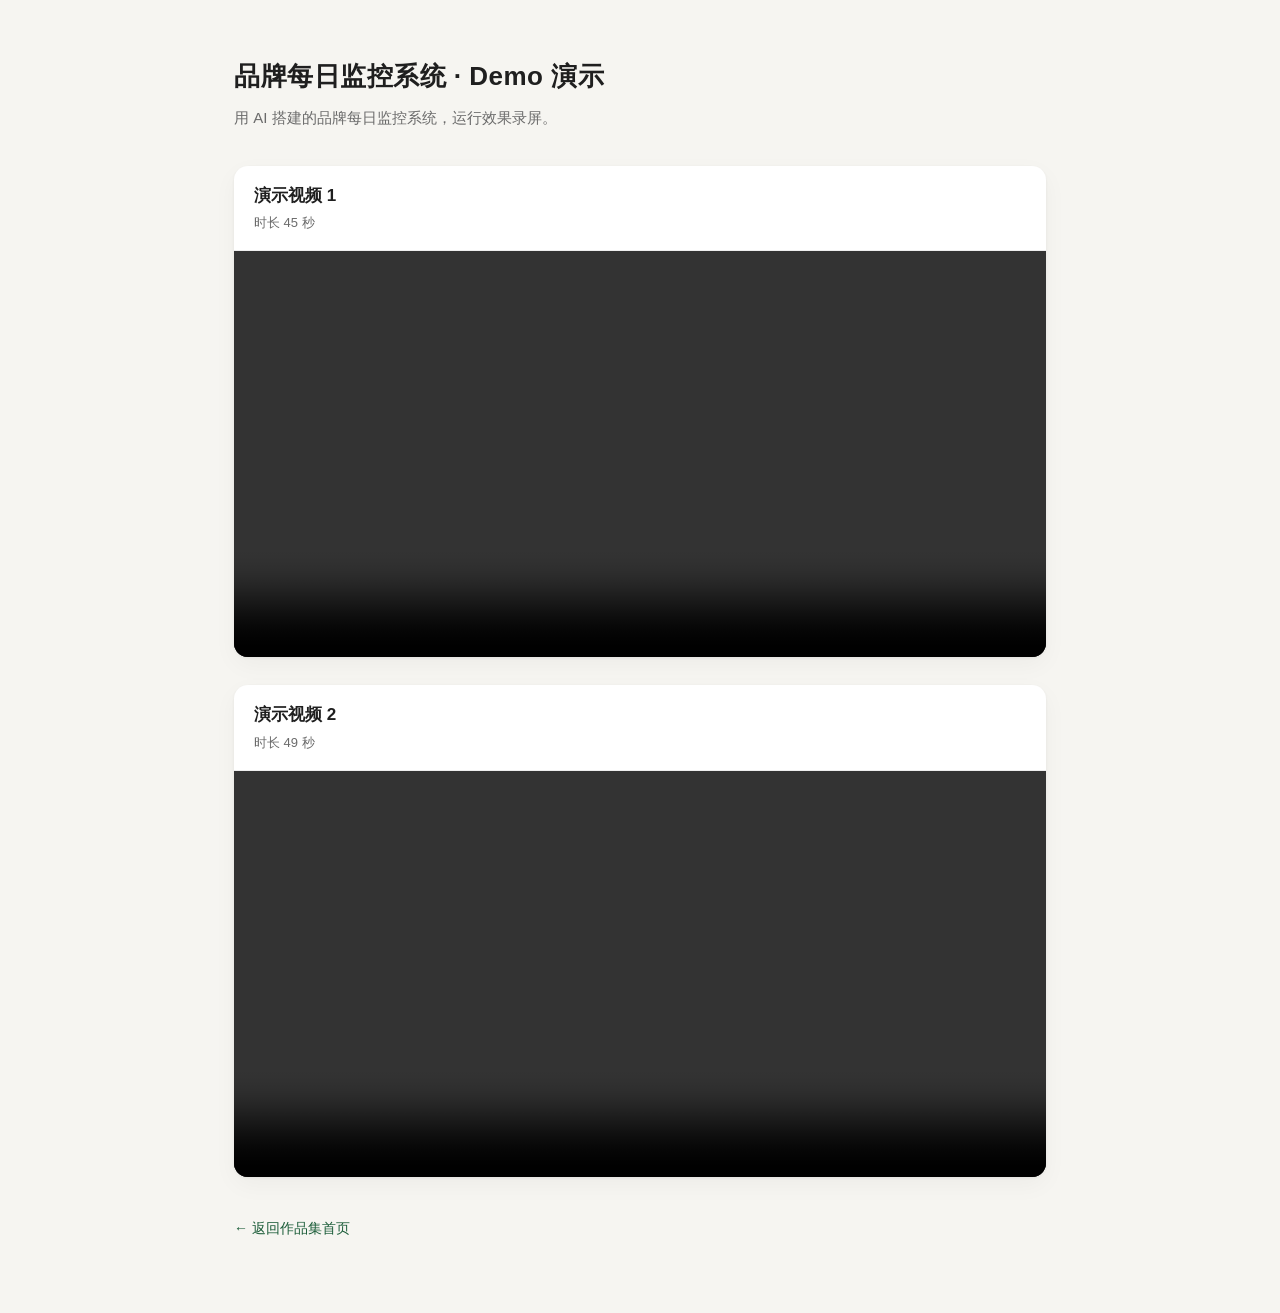
<file: monitor-demo/index.html>
<!doctype html>
<html lang="zh">
  <head>
    <meta charset="UTF-8" />
    <meta name="viewport" content="width=device-width, initial-scale=1.0" />
    <title>品牌每日监控系统 · Demo 演示</title>
    <meta name="description" content="品牌每日监控系统演示视频。" />
    <style>
      :root {
        --green: #1a5c38;
        --bg: #f6f5f1;
        --card: #ffffff;
        --text: #1f1f1f;
        --muted: #6b6b6b;
      }
      * { box-sizing: border-box; margin: 0; padding: 0; }
      body {
        font-family: -apple-system, BlinkMacSystemFont, "Segoe UI", "PingFang SC",
          "Hiragino Sans GB", "Microsoft YaHei", sans-serif;
        background: var(--bg);
        color: var(--text);
        line-height: 1.6;
        -webkit-font-smoothing: antialiased;
      }
      .wrap { max-width: 860px; margin: 0 auto; padding: 56px 24px 72px; }
      header { margin-bottom: 36px; }
      header h1 { font-size: 26px; font-weight: 700; letter-spacing: 0.5px; }
      header p { color: var(--muted); margin-top: 8px; font-size: 15px; }
      .video-card {
        background: var(--card);
        border-radius: 14px;
        overflow: hidden;
        box-shadow: 0 1px 3px rgba(0,0,0,0.06), 0 8px 24px rgba(0,0,0,0.04);
        margin-bottom: 28px;
      }
      .video-card .meta {
        padding: 16px 20px;
        border-bottom: 1px solid #eee;
      }
      .video-card .meta h2 { font-size: 17px; font-weight: 600; }
      .video-card .meta span {
        display: inline-block;
        margin-top: 4px;
        font-size: 13px;
        color: var(--muted);
      }
      video { display: block; width: 100%; height: auto; background: #000; }
      .back {
        display: inline-block;
        margin-top: 12px;
        color: var(--green);
        text-decoration: none;
        font-size: 14px;
      }
      .back:hover { text-decoration: underline; }
    </style>
  </head>
  <body>
    <div class="wrap">
      <header>
        <h1>品牌每日监控系统 · Demo 演示</h1>
        <p>用 AI 搭建的品牌每日监控系统，运行效果录屏。</p>
      </header>

      <div class="video-card">
        <div class="meta">
          <h2>演示视频 1</h2>
          <span>时长 45 秒</span>
        </div>
        <video controls preload="metadata" playsinline
          src="../brand-monitor/assets/media1.mp4"></video>
      </div>

      <div class="video-card">
        <div class="meta">
          <h2>演示视频 2</h2>
          <span>时长 49 秒</span>
        </div>
        <video controls preload="metadata" playsinline
          src="../brand-monitor/assets/media2.mp4"></video>
      </div>

      <a class="back" href="/">← 返回作品集首页</a>
    </div>
  </body>
</html>
</file>
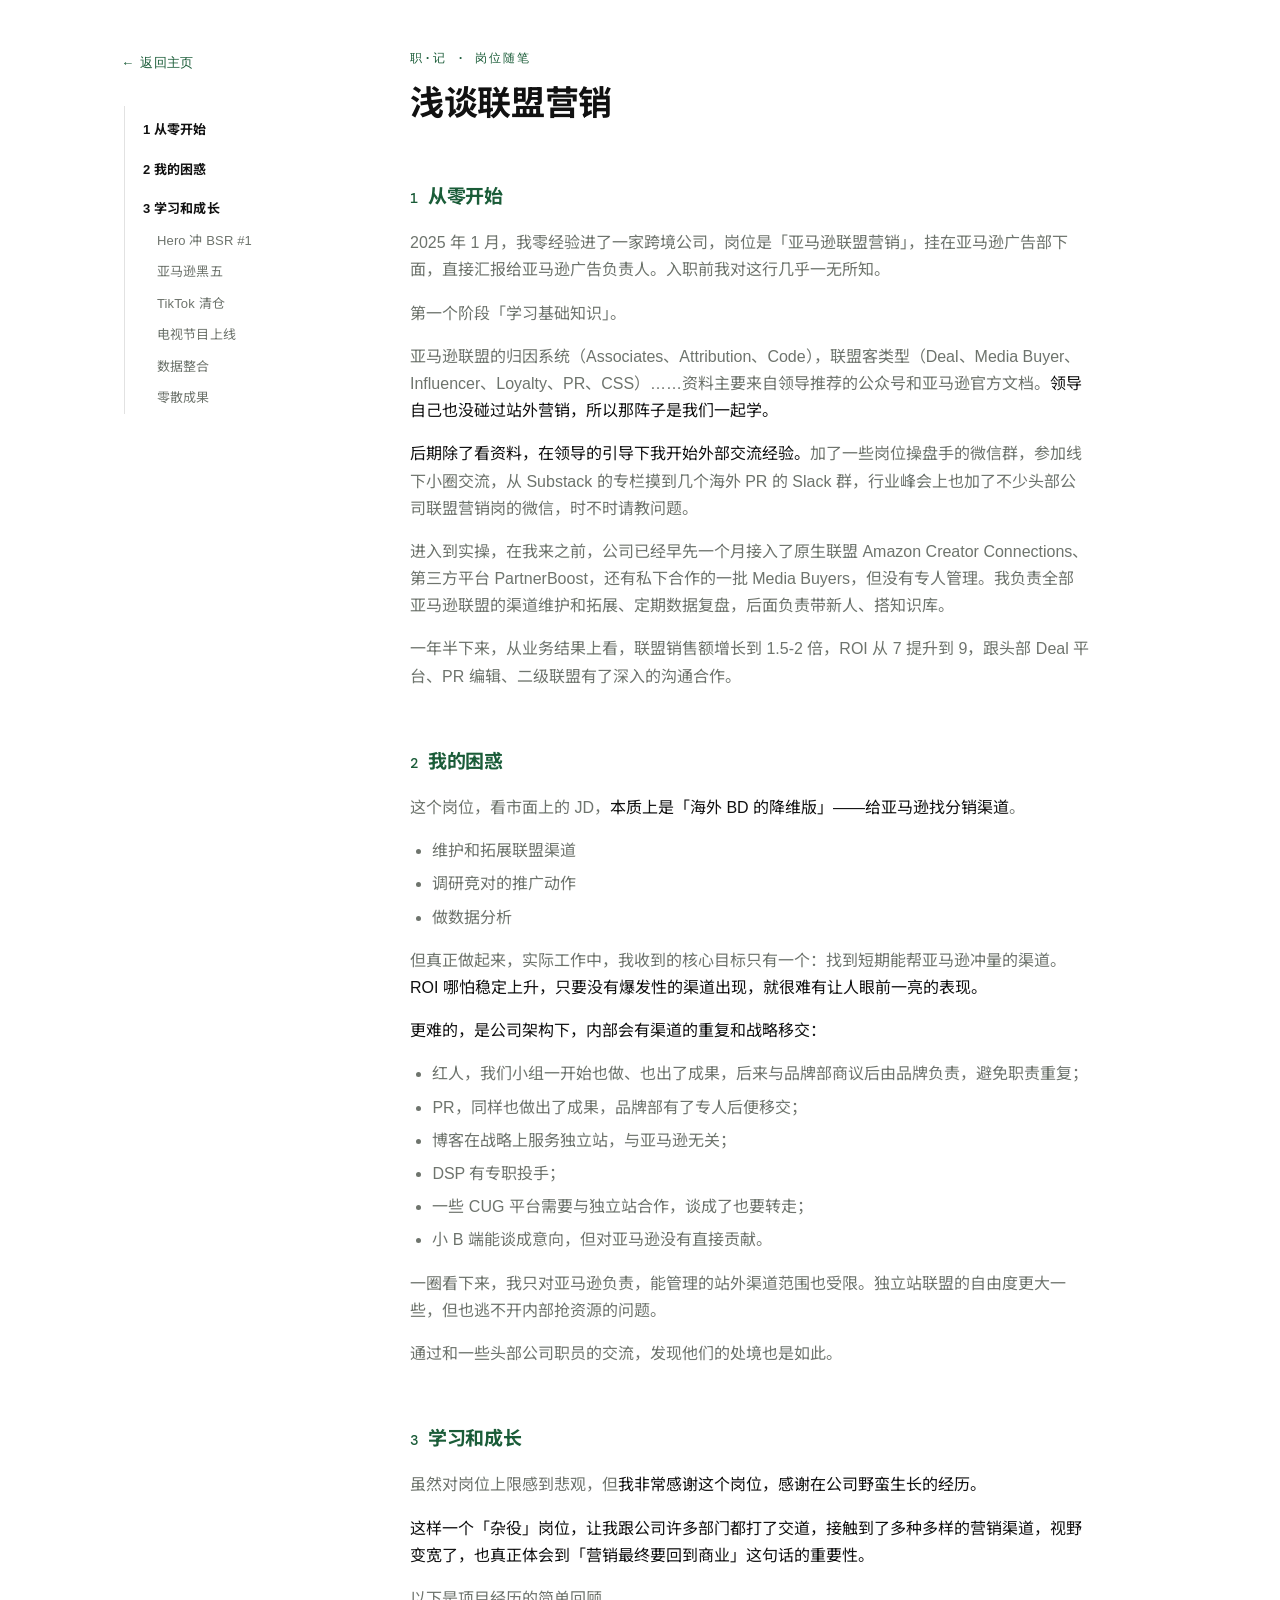
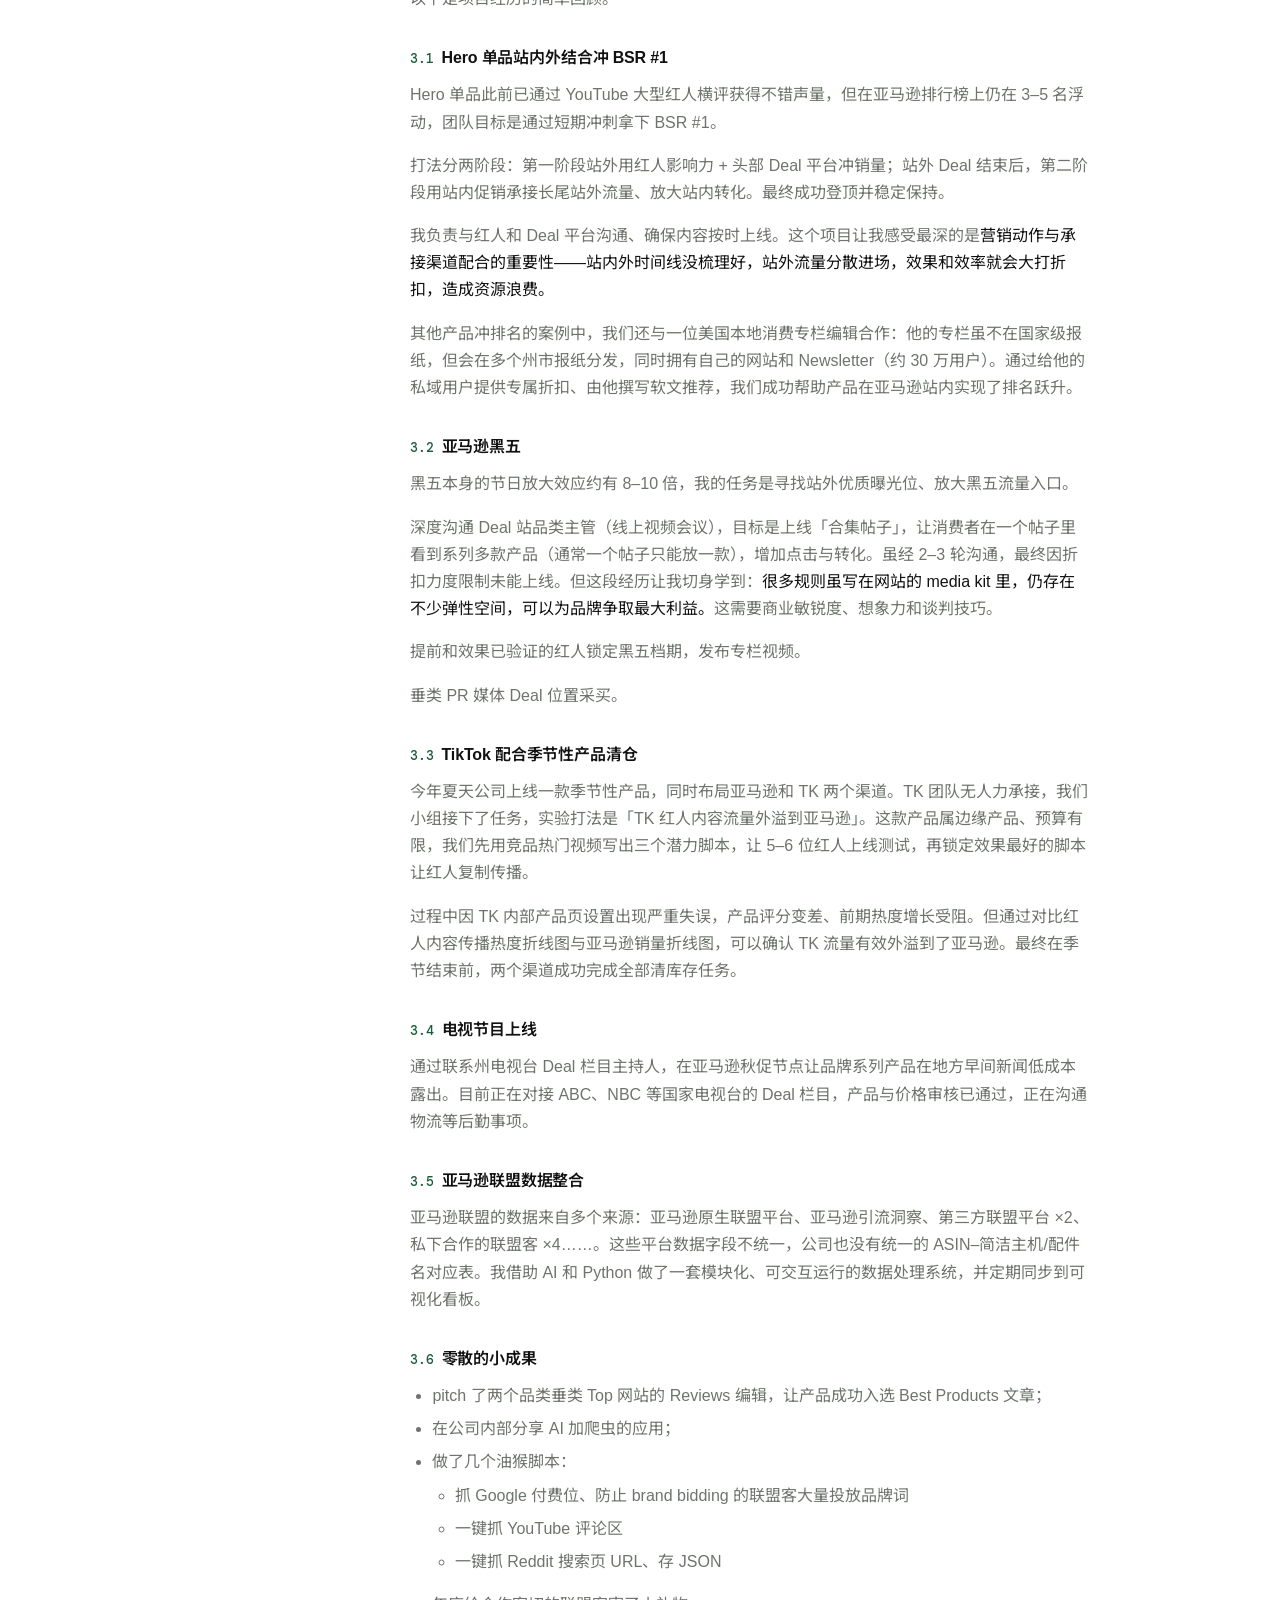
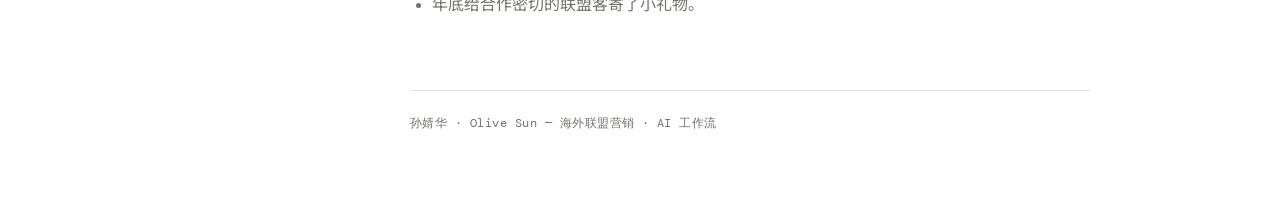
<file: article-lianmeng.html>
<!doctype html>
<html lang="zh">
<head>
<meta charset="UTF-8">
<meta name="viewport" content="width=device-width, initial-scale=1.0">
<title>浅谈联盟营销 · 孙婧华 Olive Sun</title>
<link rel="preconnect" href="https://fonts.googleapis.com">
<link rel="preconnect" href="https://fonts.gstatic.com" crossorigin>
<link href="https://fonts.googleapis.com/css2?family=Inter:wght@400;500;600;700&family=Noto+Sans+SC:wght@400;500;700&family=DM+Mono:wght@400;500&display=swap" rel="stylesheet">
<style>
  :root {
    --green: #1a5c38;
    --ink: #111;
    --muted: #6e746d;
    --paper: #fff;
    --rule: #e2e2e2;
  }
  * { box-sizing: border-box; }
  body {
    margin: 0;
    background: var(--paper);
    color: var(--muted);
    font-family: "Helvetica Neue", Helvetica, "Inter", "PingFang SC", "Noto Sans SC", sans-serif;
    line-height: 1.7;
    font-size: 16px;
    -webkit-font-smoothing: antialiased;
    text-rendering: optimizeLegibility;
  }
  .layout {
    max-width: 1080px;
    margin: 0 auto;
    padding: 48px 24px 88px;
    display: grid;
    grid-template-columns: 230px minmax(0, 1fr);
    gap: 56px;
    align-items: start;
  }
  .side {
    position: sticky;
    top: 48px;
  }
  .back {
    display: inline-block;
    font-family: "DM Mono", monospace;
    font-size: 13px;
    color: var(--green);
    text-decoration: none;
    letter-spacing: .02em;
    margin-bottom: 32px;
  }
  .back:hover { text-decoration: underline; text-underline-offset: 3px; }
  .toc {
    display: flex;
    flex-direction: column;
    border-left: 1px solid var(--rule);
    padding-left: 18px;
  }
  .toc a {
    font-family: "Helvetica Neue", Helvetica, "Inter", "PingFang SC", "Noto Sans SC", sans-serif;
    font-size: 13px;
    line-height: 1.5;
    color: var(--muted);
    text-decoration: none;
    padding: 6px 0;
    letter-spacing: .01em;
  }
  .toc a:hover { color: var(--green); }
  .toc a.lvl1 { font-weight: 700; color: var(--ink); margin-top: 8px; }
  .toc a.lvl2 { padding-left: 14px; }
  .container {
    max-width: 680px;
    margin: 0;
    padding: 0;
  }
  h2, h3 { scroll-margin-top: 24px; }
  @media (max-width: 880px) {
    .layout { grid-template-columns: 1fr; gap: 0; }
    .side { position: static; }
    .toc { display: none; }
    .back { margin-bottom: 24px; }
  }
  .kicker {
    display: block;
    font-family: "DM Mono", monospace;
    font-size: 12px;
    letter-spacing: .18em;
    color: var(--green);
    text-transform: uppercase;
    font-weight: 500;
  }
  h1 {
    font-family: "Helvetica Neue", Helvetica, "Inter", "PingFang SC", "Noto Sans SC", sans-serif;
    color: var(--ink);
    font-size: 34px;
    font-weight: 700;
    letter-spacing: -0.01em;
    line-height: 1.25;
    margin: 14px 0 10px;
  }
  h2 {
    color: var(--green);
    font-size: 19px;
    font-weight: 700;
    letter-spacing: -0.01em;
    margin: 56px 0 16px;
  }
  h2 .num {
    font-family: "DM Mono", monospace;
    font-size: 14px;
    font-weight: 500;
    color: var(--green);
    margin-right: 10px;
  }
  h3 .num {
    font-family: "DM Mono", monospace;
    font-size: 13px;
    font-weight: 500;
    color: var(--green);
    margin-right: 8px;
  }
  h3 {
    color: var(--ink);
    font-size: 16px;
    font-weight: 600;
    letter-spacing: -0.01em;
    margin: 32px 0 10px;
  }
  p { margin: 0 0 16px; }
  ul { margin: 0 0 16px; padding-left: 1.4em; }
  li { margin-bottom: 6px; }
  li ul { margin-top: 6px; }
  strong { font-weight: 400; color: var(--ink); }
  em { font-style: normal; color: var(--green); }
  .foot {
    margin-top: 72px;
    padding-top: 22px;
    border-top: 1px solid var(--rule);
    font-family: "DM Mono", monospace;
    font-size: 12px;
    color: var(--muted);
    letter-spacing: .04em;
  }
</style>
</head>
<body>
<div class="layout">

  <nav class="side">
    <a class="back" href="index.html">← 返回主页</a>
    <div class="toc">
      <a href="#sec1" class="lvl1">1 从零开始</a>
      <a href="#sec2" class="lvl1">2 我的困惑</a>
      <a href="#sec3" class="lvl1">3 学习和成长</a>
      <a href="#sec3-1" class="lvl2">Hero 冲 BSR #1</a>
      <a href="#sec3-2" class="lvl2">亚马逊黑五</a>
      <a href="#sec3-3" class="lvl2">TikTok 清仓</a>
      <a href="#sec3-4" class="lvl2">电视节目上线</a>
      <a href="#sec3-5" class="lvl2">数据整合</a>
      <a href="#sec3-6" class="lvl2">零散成果</a>
    </div>
  </nav>

  <main class="container">
  <header>
    <span class="kicker">职·记 · 岗位随笔</span>
    <h1>浅谈联盟营销</h1>
  </header>

  <article>

    <section>
      <h2 id="sec1"><span class="num">1</span>从零开始</h2>

      <p>2025 年 1 月，我零经验进了一家跨境公司，岗位是「亚马逊联盟营销」，挂在亚马逊广告部下面，直接汇报给亚马逊广告负责人。入职前我对这行几乎一无所知。</p>

      <p>第一个阶段「学习基础知识」。</p>

      <p>亚马逊联盟的归因系统（Associates、Attribution、Code），联盟客类型（Deal、Media Buyer、Influencer、Loyalty、PR、CSS）……资料主要来自领导推荐的公众号和亚马逊官方文档。<strong>领导自己也没碰过站外营销，所以那阵子是我们一起学。</strong></p>

      <p><strong>后期除了看资料，在领导的引导下我开始外部交流经验。</strong>加了一些岗位操盘手的微信群，参加线下小圈交流，从 Substack 的专栏摸到几个海外 PR 的 Slack 群，行业峰会上也加了不少头部公司联盟营销岗的微信，时不时请教问题。</p>

      <p>进入到实操，在我来之前，公司已经早先一个月接入了原生联盟 Amazon Creator Connections、第三方平台 PartnerBoost，还有私下合作的一批 Media Buyers，但没有专人管理。我负责全部亚马逊联盟的渠道维护和拓展、定期数据复盘，后面负责带新人、搭知识库。</p>

      <p>一年半下来，从业务结果上看，联盟销售额增长到 1.5-2 倍，ROI 从 7 提升到 9，跟头部 Deal 平台、PR 编辑、二级联盟有了深入的沟通合作。</p>
    </section>

    <section>
      <h2 id="sec2"><span class="num">2</span>我的困惑</h2>

      <p>这个岗位，看市面上的 JD，<strong>本质上是「海外 BD 的降维版」——给亚马逊找分销渠道</strong>。</p>

      <ul>
        <li>维护和拓展联盟渠道</li>
        <li>调研竞对的推广动作</li>
        <li>做数据分析</li>
      </ul>

      <p>但真正做起来，实际工作中，我收到的核心目标只有一个：找到短期能帮亚马逊冲量的渠道。<strong>ROI 哪怕稳定上升，只要没有爆发性的渠道出现，就很难有让人眼前一亮的表现。</strong></p>

      <p><strong>更难的，是公司架构下，内部会有渠道的重复和战略移交：</strong></p>

      <ul>
        <li>红人，我们小组一开始也做、也出了成果，后来与品牌部商议后由品牌负责，避免职责重复；</li>
        <li>PR，同样也做出了成果，品牌部有了专人后便移交；</li>
        <li>博客在战略上服务独立站，与亚马逊无关；</li>
        <li>DSP 有专职投手；</li>
        <li>一些 CUG 平台需要与独立站合作，谈成了也要转走；</li>
        <li>小 B 端能谈成意向，但对亚马逊没有直接贡献。</li>
      </ul>

      <p>一圈看下来，我只对亚马逊负责，能管理的站外渠道范围也受限。独立站联盟的自由度更大一些，但也逃不开内部抢资源的问题。</p>

      <p>通过和一些头部公司职员的交流，发现他们的处境也是如此。</p>
    </section>

    <section>
      <h2 id="sec3"><span class="num">3</span>学习和成长</h2>

      <p>虽然对岗位上限感到悲观，但<strong>我非常感谢这个岗位，感谢在公司野蛮生长的经历。</strong></p>

      <p><strong>这样一个「杂役」岗位，让我跟公司许多部门都打了交道，接触到了多种多样的营销渠道，视野变宽了，也真正体会到「营销最终要回到商业」这句话的重要性。</strong></p>

      <p>以下是项目经历的简单回顾。</p>

      <h3 id="sec3-1"><span class="num">3.1</span>Hero 单品站内外结合冲 BSR #1</h3>
      <p>Hero 单品此前已通过 YouTube 大型红人横评获得不错声量，但在亚马逊排行榜上仍在 3–5 名浮动，团队目标是通过短期冲刺拿下 BSR #1。</p>
      <p>打法分两阶段：第一阶段站外用红人影响力 + 头部 Deal 平台冲销量；站外 Deal 结束后，第二阶段用站内促销承接长尾站外流量、放大站内转化。最终成功登顶并稳定保持。</p>
      <p>我负责与红人和 Deal 平台沟通、确保内容按时上线。这个项目让我感受最深的是<strong>营销动作与承接渠道配合的重要性——站内外时间线没梳理好，站外流量分散进场，效果和效率就会大打折扣，造成资源浪费。</strong></p>
      <p>其他产品冲排名的案例中，我们还与一位美国本地消费专栏编辑合作：他的专栏虽不在国家级报纸，但会在多个州市报纸分发，同时拥有自己的网站和 Newsletter（约 30 万用户）。通过给他的私域用户提供专属折扣、由他撰写软文推荐，我们成功帮助产品在亚马逊站内实现了排名跃升。</p>

      <h3 id="sec3-2"><span class="num">3.2</span>亚马逊黑五</h3>
      <p>黑五本身的节日放大效应约有 8–10 倍，我的任务是寻找站外优质曝光位、放大黑五流量入口。</p>
      <p>深度沟通 Deal 站品类主管（线上视频会议），目标是上线「合集帖子」，让消费者在一个帖子里看到系列多款产品（通常一个帖子只能放一款），增加点击与转化。虽经 2–3 轮沟通，最终因折扣力度限制未能上线。但这段经历让我切身学到：<strong>很多规则虽写在网站的 media kit 里，仍存在不少弹性空间，可以为品牌争取最大利益。</strong>这需要商业敏锐度、想象力和谈判技巧。</p>
      <p>提前和效果已验证的红人锁定黑五档期，发布专栏视频。</p>
      <p>垂类 PR 媒体 Deal 位置采买。</p>

      <h3 id="sec3-3"><span class="num">3.3</span>TikTok 配合季节性产品清仓</h3>
      <p>今年夏天公司上线一款季节性产品，同时布局亚马逊和 TK 两个渠道。TK 团队无人力承接，我们小组接下了任务，实验打法是「TK 红人内容流量外溢到亚马逊」。这款产品属边缘产品、预算有限，我们先用竞品热门视频写出三个潜力脚本，让 5–6 位红人上线测试，再锁定效果最好的脚本让红人复制传播。</p>
      <p>过程中因 TK 内部产品页设置出现严重失误，产品评分变差、前期热度增长受阻。但通过对比红人内容传播热度折线图与亚马逊销量折线图，可以确认 TK 流量有效外溢到了亚马逊。最终在季节结束前，两个渠道成功完成全部清库存任务。</p>

      <h3 id="sec3-4"><span class="num">3.4</span>电视节目上线</h3>
      <p>通过联系州电视台 Deal 栏目主持人，在亚马逊秋促节点让品牌系列产品在地方早间新闻低成本露出。目前正在对接 ABC、NBC 等国家电视台的 Deal 栏目，产品与价格审核已通过，正在沟通物流等后勤事项。</p>

      <h3 id="sec3-5"><span class="num">3.5</span>亚马逊联盟数据整合</h3>
      <p>亚马逊联盟的数据来自多个来源：亚马逊原生联盟平台、亚马逊引流洞察、第三方联盟平台 ×2、私下合作的联盟客 ×4……。这些平台数据字段不统一，公司也没有统一的 ASIN–简洁主机/配件名对应表。我借助 AI 和 Python 做了一套模块化、可交互运行的数据处理系统，并定期同步到可视化看板。</p>

      <h3 id="sec3-6"><span class="num">3.6</span>零散的小成果</h3>
      <ul>
        <li>pitch 了两个品类垂类 Top 网站的 Reviews 编辑，让产品成功入选 Best Products 文章；</li>
        <li>在公司内部分享 AI 加爬虫的应用；</li>
        <li>做了几个油猴脚本：
          <ul>
            <li>抓 Google 付费位、防止 brand bidding 的联盟客大量投放品牌词</li>
            <li>一键抓 YouTube 评论区</li>
            <li>一键抓 Reddit 搜索页 URL、存 JSON</li>
          </ul>
        </li>
        <li>年底给合作密切的联盟客寄了小礼物。</li>
      </ul>
    </section>

  </article>

  <footer class="foot">
    孙婧华 · Olive Sun — 海外联盟营销 · AI 工作流
  </footer>

  </main>

</div>
</body>
</html>
</file>
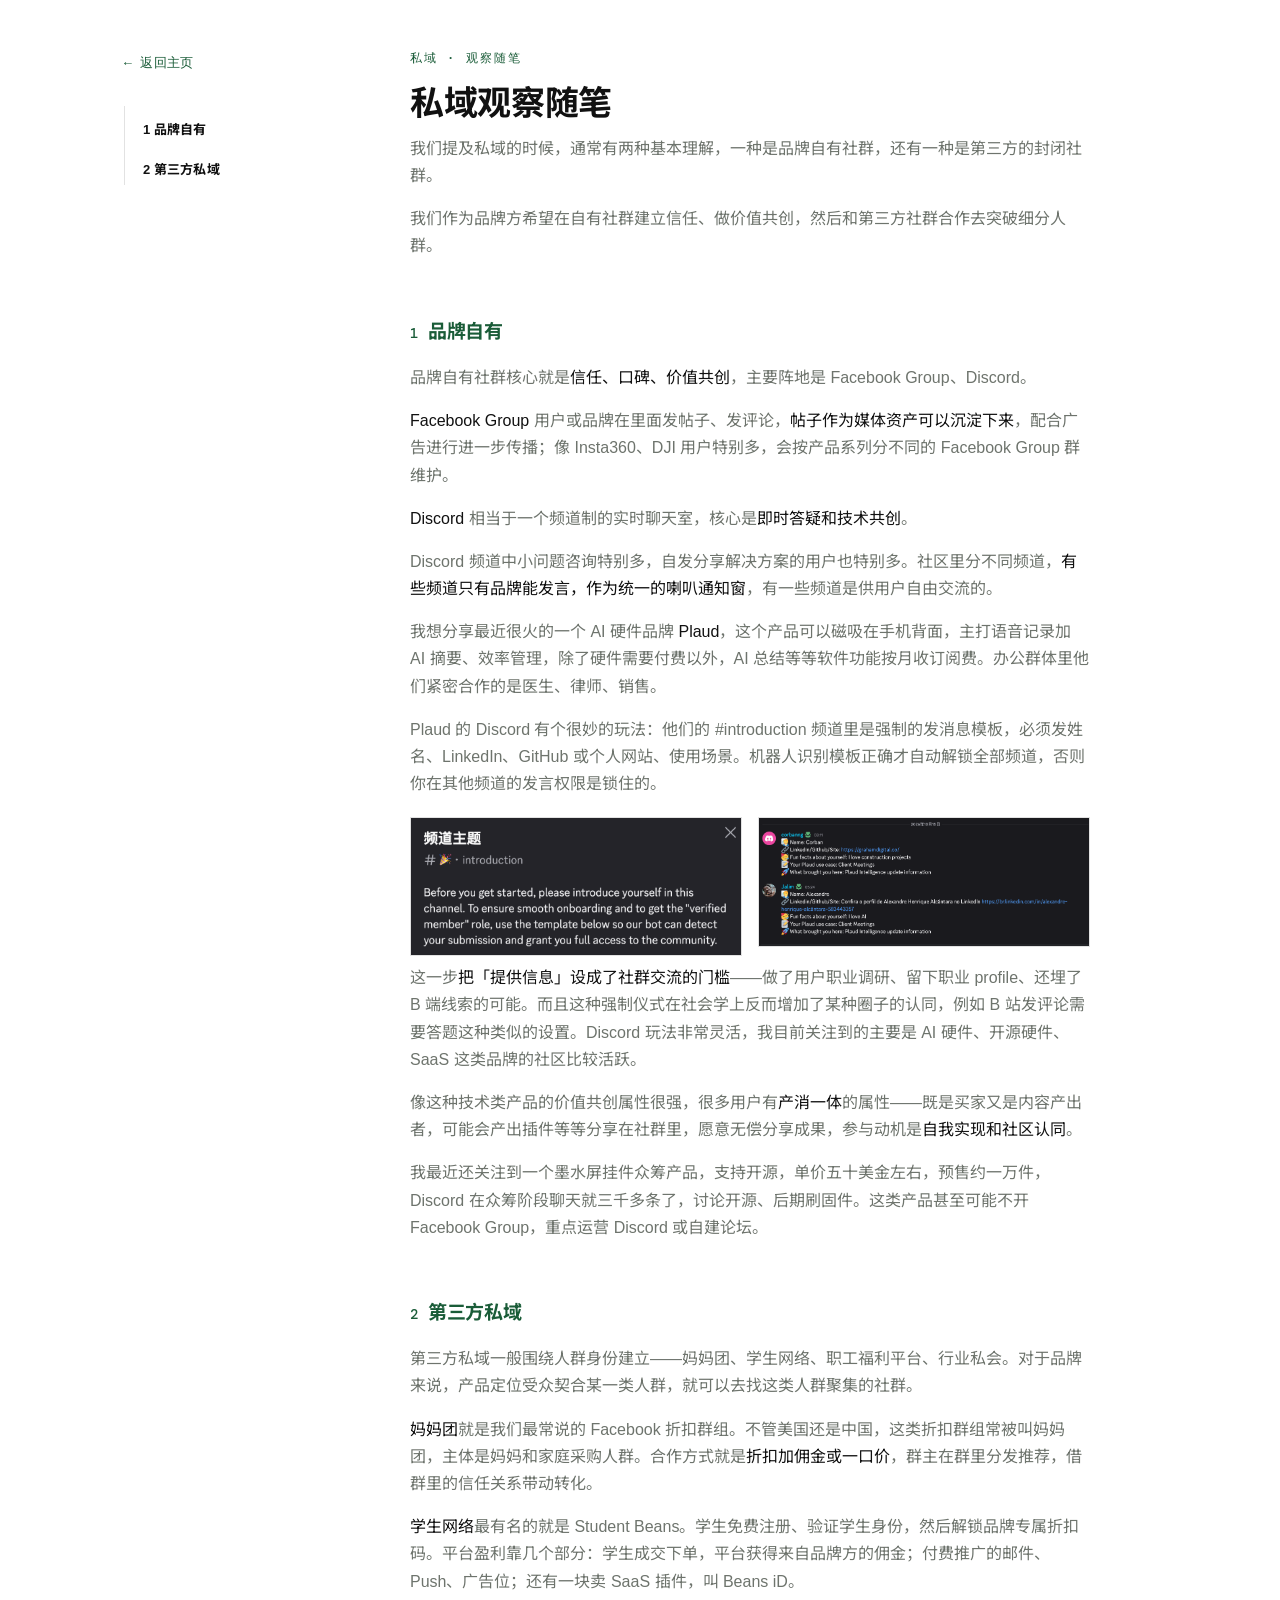
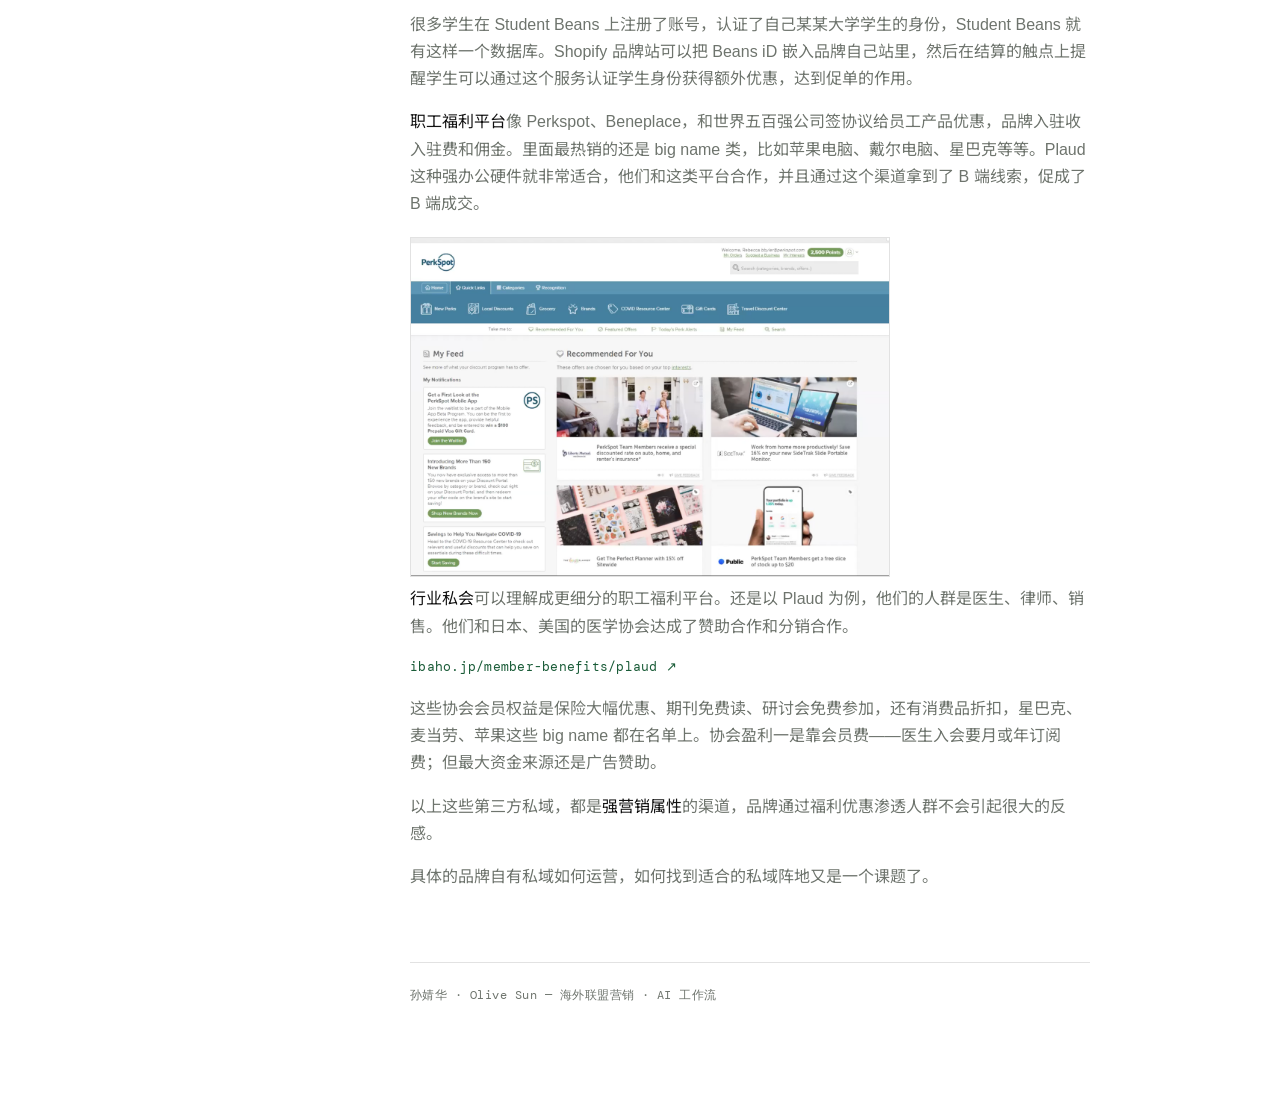
<file: community-notes.html>
<!doctype html>
<html lang="zh">
<head>
<meta charset="UTF-8">
<meta name="viewport" content="width=device-width, initial-scale=1.0">
<title>私域观察随笔 · 孙婧华 Olive Sun</title>
<link rel="preconnect" href="https://fonts.googleapis.com">
<link rel="preconnect" href="https://fonts.gstatic.com" crossorigin>
<link href="https://fonts.googleapis.com/css2?family=Inter:wght@400;500;600;700&family=Noto+Sans+SC:wght@400;500;700&family=DM+Mono:wght@400;500&display=swap" rel="stylesheet">
<style>
  :root {
    --green: #1a5c38;
    --ink: #111;
    --muted: #6e746d;
    --paper: #fff;
    --rule: #e2e2e2;
  }
  * { box-sizing: border-box; }
  body {
    margin: 0;
    background: var(--paper);
    color: var(--muted);
    font-family: "Helvetica Neue", Helvetica, "Inter", "PingFang SC", "Noto Sans SC", sans-serif;
    line-height: 1.7;
    font-size: 16px;
    -webkit-font-smoothing: antialiased;
    text-rendering: optimizeLegibility;
  }
  .layout {
    max-width: 1080px;
    margin: 0 auto;
    padding: 48px 24px 88px;
    display: grid;
    grid-template-columns: 230px minmax(0, 1fr);
    gap: 56px;
    align-items: start;
  }
  .side {
    position: sticky;
    top: 48px;
  }
  .back {
    display: inline-block;
    font-family: "DM Mono", monospace;
    font-size: 13px;
    color: var(--green);
    text-decoration: none;
    letter-spacing: .02em;
    margin-bottom: 32px;
  }
  .back:hover { text-decoration: underline; text-underline-offset: 3px; }
  .toc {
    display: flex;
    flex-direction: column;
    border-left: 1px solid var(--rule);
    padding-left: 18px;
  }
  .toc a {
    font-family: "Helvetica Neue", Helvetica, "Inter", "PingFang SC", "Noto Sans SC", sans-serif;
    font-size: 13px;
    line-height: 1.5;
    color: var(--muted);
    text-decoration: none;
    padding: 6px 0;
    letter-spacing: .01em;
  }
  .toc a:hover { color: var(--green); }
  .toc a.lvl1 { font-weight: 700; color: var(--ink); margin-top: 8px; }
  .toc a.lvl2 { padding-left: 14px; }
  .container {
    max-width: 680px;
    margin: 0;
    padding: 0;
  }
  h2, h3 { scroll-margin-top: 24px; }
  @media (max-width: 880px) {
    .layout { grid-template-columns: 1fr; gap: 0; }
    .side { position: static; }
    .toc { display: none; }
    .back { margin-bottom: 24px; }
  }
  .kicker {
    display: block;
    font-family: "DM Mono", monospace;
    font-size: 12px;
    letter-spacing: .18em;
    color: var(--green);
    text-transform: uppercase;
    font-weight: 500;
  }
  h1 {
    font-family: "Helvetica Neue", Helvetica, "Inter", "PingFang SC", "Noto Sans SC", sans-serif;
    color: var(--ink);
    font-size: 34px;
    font-weight: 700;
    letter-spacing: -0.01em;
    line-height: 1.25;
    margin: 14px 0 10px;
  }
  h2 {
    color: var(--green);
    font-size: 19px;
    font-weight: 700;
    letter-spacing: -0.01em;
    margin: 56px 0 16px;
  }
  h2 .num {
    font-family: "DM Mono", monospace;
    font-size: 14px;
    font-weight: 500;
    color: var(--green);
    margin-right: 10px;
  }
  p { margin: 0 0 16px; }
  strong { font-weight: 400; color: var(--ink); }
  em { font-style: normal; color: var(--green); }
  .img-row { display: grid; grid-template-columns: 1fr 1fr; gap: 16px; margin: 20px 0 8px; }
  .img-row img { width: 100%; height: auto; display: block; border: 1px solid var(--rule); }
  @media (max-width: 560px) { .img-row { grid-template-columns: 1fr; } }
  .img-one { margin: 20px 0 8px; }
  .img-one img { max-width: 480px; width: 100%; height: auto; display: block; border: 1px solid var(--rule); }
  .ref { margin: -4px 0 16px; }
  .ref a { font-family: "DM Mono", monospace; font-size: 12.5px; color: var(--green); text-decoration: none; letter-spacing: .02em; word-break: break-all; }
  .ref a:hover { text-decoration: underline; text-underline-offset: 3px; }
  .foot {
    margin-top: 72px;
    padding-top: 22px;
    border-top: 1px solid var(--rule);
    font-family: "DM Mono", monospace;
    font-size: 12px;
    color: var(--muted);
    letter-spacing: .04em;
  }
</style>
</head>
<body>
<div class="layout">

  <nav class="side">
    <a class="back" href="index.html">← 返回主页</a>
    <div class="toc">
      <a href="#sec1" class="lvl1">1 品牌自有</a>
      <a href="#sec2" class="lvl1">2 第三方私域</a>
    </div>
  </nav>

  <main class="container">
  <header>
    <span class="kicker">私域 · 观察随笔</span>
    <h1>私域观察随笔</h1>
  </header>

  <article>

    <p>我们提及私域的时候，通常有两种基本理解，一种是品牌自有社群，还有一种是第三方的封闭社群。</p>

    <p>我们作为品牌方希望在自有社群建立信任、做价值共创，然后和第三方社群合作去突破细分人群。</p>

    <section>
      <h2 id="sec1"><span class="num">1</span>品牌自有</h2>

      <p>品牌自有社群核心就是<strong>信任、口碑、价值共创</strong>，主要阵地是 Facebook Group、Discord。</p>

      <p><strong>Facebook Group</strong> 用户或品牌在里面发帖子、发评论，<strong>帖子作为媒体资产可以沉淀下来</strong>，配合广告进行进一步传播；像 Insta360、DJI 用户特别多，会按产品系列分不同的 Facebook Group 群维护。</p>

      <p><strong>Discord</strong> 相当于一个频道制的实时聊天室，核心是<strong>即时答疑和技术共创</strong>。</p>

      <p>Discord 频道中小问题咨询特别多，自发分享解决方案的用户也特别多。社区里分不同频道，<strong>有些频道只有品牌能发言，作为统一的喇叭通知窗</strong>，有一些频道是供用户自由交流的。</p>

      <p>我想分享最近很火的一个 AI 硬件品牌 <strong>Plaud</strong>，这个产品可以磁吸在手机背面，主打语音记录加 AI 摘要、效率管理，除了硬件需要付费以外，AI 总结等等软件功能按月收订阅费。办公群体里他们紧密合作的是医生、律师、销售。</p>

      <p>Plaud 的 Discord 有个很妙的玩法：他们的 #introduction 频道里是强制的发消息模板，必须发姓名、LinkedIn、GitHub 或个人网站、使用场景。机器人识别模板正确才自动解锁全部频道，否则你在其他频道的发言权限是锁住的。</p>

      <div class="img-row">
        <img src="media/plaud-intro-1.png" alt="Plaud Discord #introduction 强制模板示例 1">
        <img src="media/plaud-intro-2.png" alt="Plaud Discord #introduction 强制模板示例 2">
      </div>

      <p>这一步<strong>把「提供信息」设成了社群交流的门槛</strong>——做了用户职业调研、留下职业 profile、还埋了 B 端线索的可能。而且这种强制仪式在社会学上反而增加了某种圈子的认同，例如 B 站发评论需要答题这种类似的设置。Discord 玩法非常灵活，我目前关注到的主要是 AI 硬件、开源硬件、SaaS 这类品牌的社区比较活跃。</p>

      <p>像这种技术类产品的价值共创属性很强，很多用户有<strong>产消一体</strong>的属性——既是买家又是内容产出者，可能会产出插件等等分享在社群里，愿意无偿分享成果，参与动机是<strong>自我实现和社区认同</strong>。</p>

      <p>我最近还关注到一个墨水屏挂件众筹产品，支持开源，单价五十美金左右，预售约一万件，Discord 在众筹阶段聊天就三千多条了，讨论开源、后期刷固件。这类产品甚至可能不开 Facebook Group，重点运营 Discord 或自建论坛。</p>
    </section>

    <section>
      <h2 id="sec2"><span class="num">2</span>第三方私域</h2>

      <p>第三方私域一般围绕人群身份建立——妈妈团、学生网络、职工福利平台、行业私会。对于品牌来说，产品定位受众契合某一类人群，就可以去找这类人群聚集的社群。</p>

      <p><strong>妈妈团</strong>就是我们最常说的 Facebook 折扣群组。不管美国还是中国，这类折扣群组常被叫妈妈团，主体是妈妈和家庭采购人群。合作方式就是<strong>折扣加佣金或一口价</strong>，群主在群里分发推荐，借群里的信任关系带动转化。</p>

      <p><strong>学生网络</strong>最有名的就是 Student Beans。学生免费注册、验证学生身份，然后解锁品牌专属折扣码。平台盈利靠几个部分：学生成交下单，平台获得来自品牌方的佣金；付费推广的邮件、Push、广告位；还有一块卖 SaaS 插件，叫 Beans iD。</p>

      <p>很多学生在 Student Beans 上注册了账号，认证了自己某某大学学生的身份，Student Beans 就有这样一个数据库。Shopify 品牌站可以把 Beans iD 嵌入品牌自己站里，然后在结算的触点上提醒学生可以通过这个服务认证学生身份获得额外优惠，达到促单的作用。</p>

      <p><strong>职工福利平台</strong>像 Perkspot、Beneplace，和世界五百强公司签协议给员工产品优惠，品牌入驻收入驻费和佣金。里面最热销的还是 big name 类，比如苹果电脑、戴尔电脑、星巴克等等。Plaud 这种强办公硬件就非常适合，他们和这类平台合作，并且通过这个渠道拿到了 B 端线索，促成了 B 端成交。</p>

      <div class="img-one">
        <img src="media/plaud-benefits.png" alt="Plaud 职工福利平台合作示例">
      </div>

      <p><strong>行业私会</strong>可以理解成更细分的职工福利平台。还是以 Plaud 为例，他们的人群是医生、律师、销售。他们和日本、美国的医学协会达成了赞助合作和分销合作。</p>

      <p class="ref"><a href="https://www.ibaho.jp/member-benefits/plaud" target="_blank" rel="noopener">ibaho.jp/member-benefits/plaud ↗</a></p>

      <p>这些协会会员权益是保险大幅优惠、期刊免费读、研讨会免费参加，还有消费品折扣，星巴克、麦当劳、苹果这些 big name 都在名单上。协会盈利一是靠会员费——医生入会要月或年订阅费；但最大资金来源还是广告赞助。</p>

      <p>以上这些第三方私域，都是<strong>强营销属性</strong>的渠道，品牌通过福利优惠渗透人群不会引起很大的反感。</p>
    </section>

    <p>具体的品牌自有私域如何运营，如何找到适合的私域阵地又是一个课题了。</p>

  </article>

  <footer class="foot">
    孙婧华 · Olive Sun — 海外联盟营销 · AI 工作流
  </footer>

  </main>

</div>
</body>
</html>
</file>
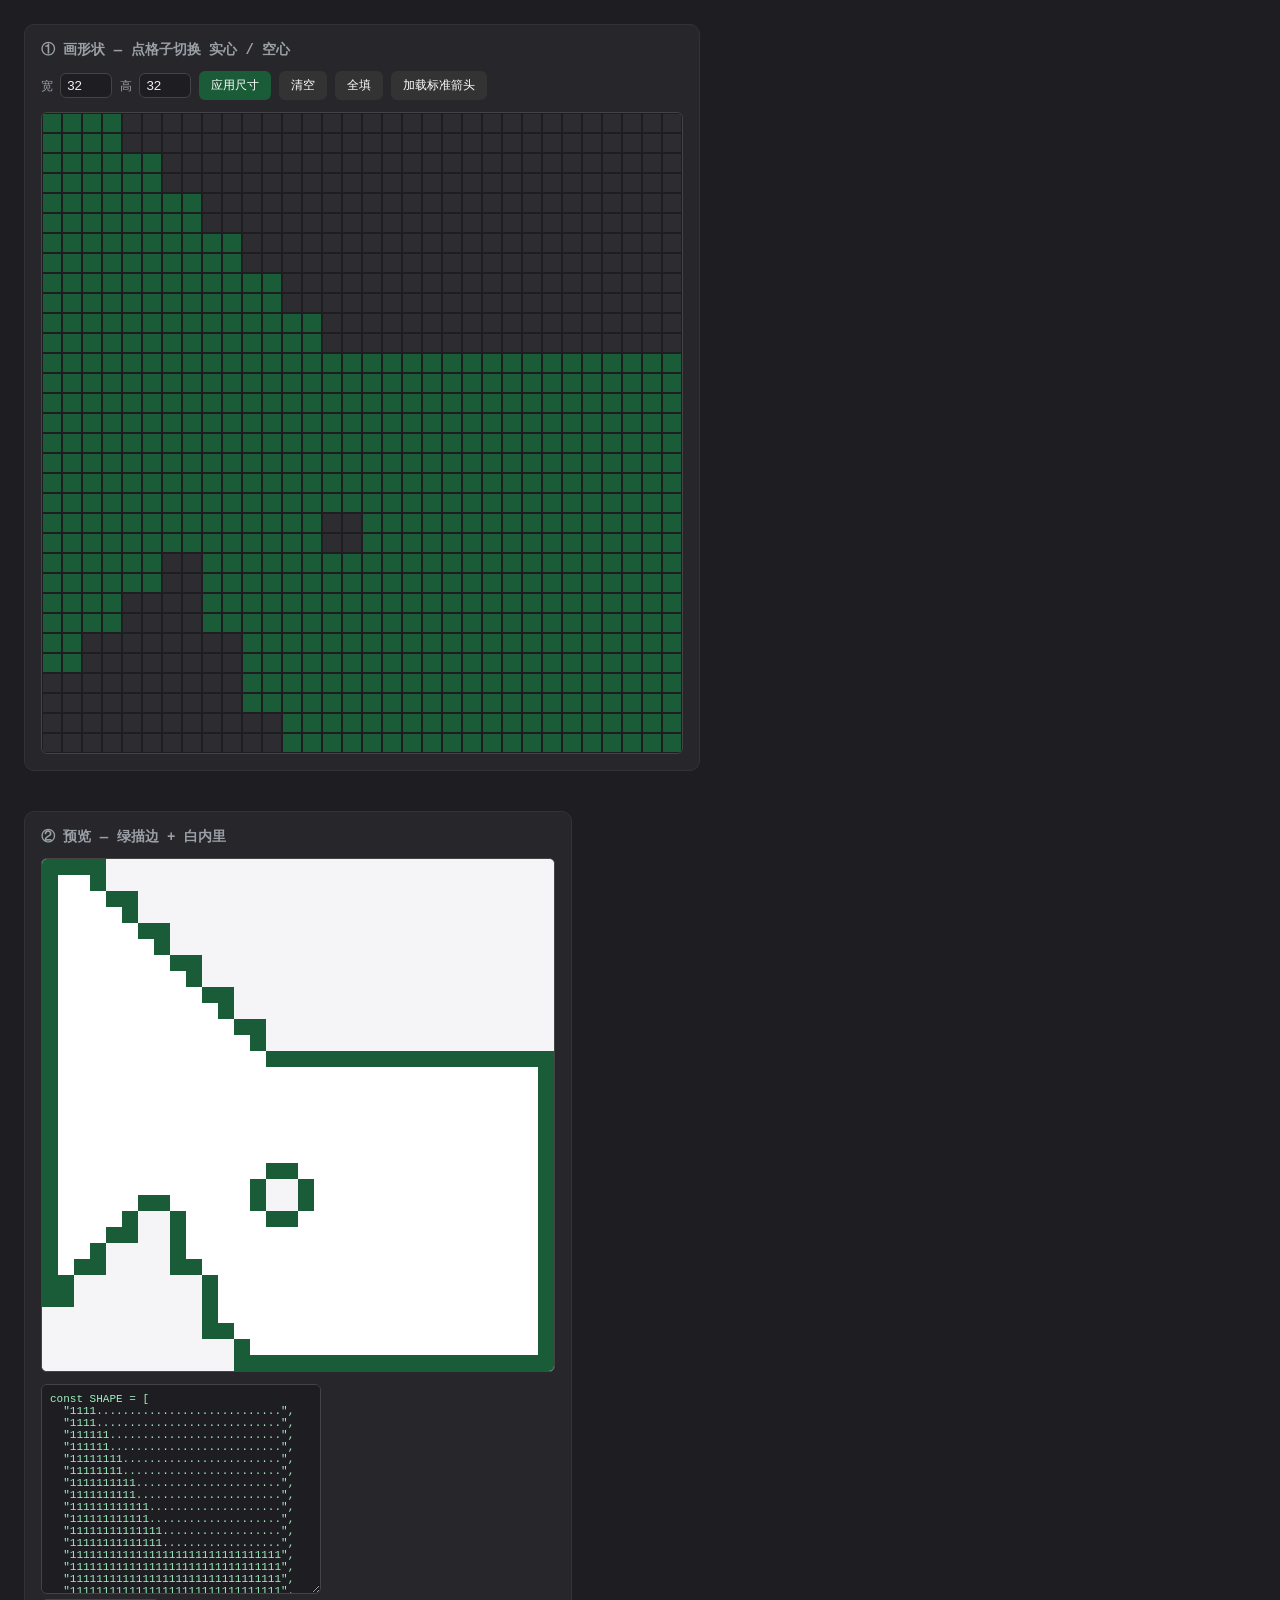
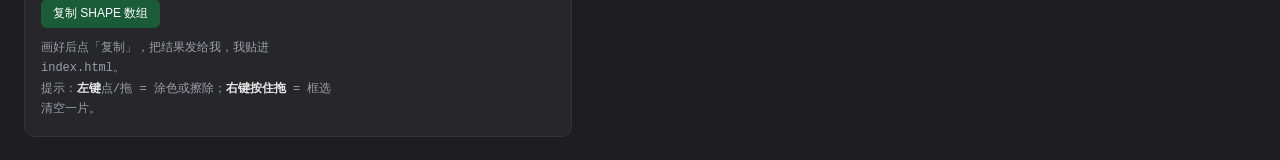
<file: cursor-editor.html>
<!doctype html>
<html lang="zh">
<head>
<meta charset="UTF-8">
<meta name="viewport" content="width=device-width, initial-scale=1.0">
<title>像素光标编辑器</title>
<style>
  * { box-sizing: border-box; }
  body {
    margin: 0; padding: 24px;
    font-family: -apple-system, "PingFang SC", monospace;
    background: #1e1e22; color: #e6e6e6;
    display: flex; gap: 40px; align-items: flex-start; flex-wrap: wrap;
  }
  h3 { margin: 0 0 12px; font-size: 14px; font-weight: 600; color: #9aa0a6; }
  .panel { background: #26262b; border: 1px solid #333; border-radius: 10px; padding: 16px; }
  .toolbar { display: flex; gap: 8px; align-items: center; margin-bottom: 12px; flex-wrap: wrap; }
  .toolbar label { font-size: 12px; color: #9aa0a6; }
  .toolbar input { width: 52px; background: #1e1e22; border: 1px solid #444; color: #eee; border-radius: 6px; padding: 4px 6px; }
  button { background: #1a5c38; color: #fff; border: none; border-radius: 6px; padding: 6px 12px; font-size: 12px; cursor: pointer; }
  button.ghost { background: #333; }
  #edit { image-rendering: pixelated; border: 1px solid #444; border-radius: 6px; cursor: crosshair; display: block; }
  #preview { image-rendering: pixelated; border: 1px solid #444; border-radius: 6px; background: #f5f5f7; display: block; }
  #out {
    width: 280px; height: 210px; margin-top: 12px;
    background: #1e1e22; color: #9ef0c0; border: 1px solid #444; border-radius: 6px;
    font-family: monospace; font-size: 11px; padding: 8px; resize: vertical;
  }
  .hint { font-size: 12px; color: #9aa0a6; margin-top: 10px; line-height: 1.7; max-width: 300px; }
  .hint b { color: #e6e6e6; }
</style>
</head>
<body>

  <div class="panel">
    <h3>① 画形状 — 点格子切换 实心 / 空心</h3>
    <div class="toolbar">
      <label>宽 <input id="w" type="number" value="32" min="4" max="64"></label>
      <label>高 <input id="h" type="number" value="32" min="4" max="64"></label>
      <button id="apply">应用尺寸</button>
      <button id="clear" class="ghost">清空</button>
      <button id="fill" class="ghost">全填</button>
      <button id="loadstd" class="ghost">加载标准箭头</button>
    </div>
    <canvas id="edit"></canvas>
  </div>

  <div class="panel">
    <h3>② 预览 — 绿描边 + 白内里</h3>
    <canvas id="preview"></canvas>
    <textarea id="out" readonly></textarea>
    <br>
    <button id="copy">复制 SHAPE 数组</button>
    <div class="hint">
      画好后点「复制」，把结果发给我，我贴进 index.html。
      <br>提示：<b>左键</b>点/拖 = 涂色或擦除；<b>右键按住拖</b> = 框选清空一片。
    </div>
  </div>

<script>
(() => {
  const GREEN = '#1a5c38', WHITE = '#ffffff';
  const STD = [
    "11..............","111.............","1111............","11111...........",
    "111111..........","1111111.........","1111111111111111","1111111111111111",
    "1111111111111111","1111111111111111","1111111.11111111","111.111111111111",
    "11..111111111111","1....11111111111",".....11111111111","......1111111111",
  ];
  let W = 32, H = 32;
  let solid = new Set();
  let selecting = false, selX0 = 0, selY0 = 0, selX1 = 0, selY1 = 0;
  const CELL = 20, PCELL = 16;
  const edit = document.getElementById('edit');
  const prev = document.getElementById('preview');
  const out = document.getElementById('out');
  const ectx = edit.getContext('2d');
  const pctx = prev.getContext('2d');

  function scaleRows(rows, f) {
    const out = [];
    for (let y = 0; y < rows.length * f; y++) {
      let r = '';
      for (let x = 0; x < rows[0].length * f; x++) r += rows[Math.floor(y / f)][Math.floor(x / f)];
      out.push(r);
    }
    return out;
  }
  function loadRows(rows) {
    W = rows[0].length; H = rows.length;
    document.getElementById('w').value = W;
    document.getElementById('h').value = H;
    solid = new Set();
    for (let y = 0; y < H; y++) for (let x = 0; x < W; x++) if (rows[y][x] === '1') solid.add(x + ',' + y);
    render();
  }
  function render() {
    edit.width = W * CELL; edit.height = H * CELL;
    prev.width = W * PCELL; prev.height = H * PCELL;
    ectx.fillStyle = '#1e1e22'; ectx.fillRect(0, 0, edit.width, edit.height);
    for (let y = 0; y < H; y++) for (let x = 0; x < W; x++) {
      const on = solid.has(x + ',' + y);
      ectx.fillStyle = on ? GREEN : '#2c2c31';
      ectx.fillRect(x * CELL + 1, y * CELL + 1, CELL - 2, CELL - 2);
    }
    if (selecting) {
      const x0 = Math.min(selX0, selX1), x1 = Math.max(selX0, selX1);
      const y0 = Math.min(selY0, selY1), y1 = Math.max(selY0, selY1);
      ectx.fillStyle = 'rgba(255, 90, 90, 0.35)';
      ectx.fillRect(x0 * CELL, y0 * CELL, (x1 - x0 + 1) * CELL, (y1 - y0 + 1) * CELL);
      ectx.strokeStyle = '#ff6b6b';
      ectx.lineWidth = 1;
      ectx.strokeRect(x0 * CELL + 0.5, y0 * CELL + 0.5, (x1 - x0 + 1) * CELL, (y1 - y0 + 1) * CELL);
    }
    pctx.fillStyle = '#f5f5f7'; pctx.fillRect(0, 0, prev.width, prev.height);
    for (let y = 0; y < H; y++) for (let x = 0; x < W; x++) {
      if (!solid.has(x + ',' + y)) continue;
      const edge = !solid.has((x + 1) + ',' + y) || !solid.has((x - 1) + ',' + y)
               || !solid.has(x + ',' + (y + 1)) || !solid.has(x + ',' + (y - 1));
      pctx.fillStyle = edge ? GREEN : WHITE;
      pctx.fillRect(x * PCELL, y * PCELL, PCELL, PCELL);
    }
    const rows = [];
    for (let y = 0; y < H; y++) {
      let r = '';
      for (let x = 0; x < W; x++) r += solid.has(x + ',' + y) ? '1' : '.';
      rows.push('  "' + r + '",');
    }
    out.value = 'const SHAPE = [\n' + rows.join('\n') + '\n];';
  }
  let painting = false, paintOn = false;
  const cellAt = (e) => {
    const r = edit.getBoundingClientRect();
    return [Math.floor((e.clientX - r.left) / CELL), Math.floor((e.clientY - r.top) / CELL)];
  };
  edit.addEventListener('mousedown', (e) => {
    e.preventDefault();
    const [x, y] = cellAt(e);
    if (x < 0 || y < 0 || x >= W || y >= H) return;
    if (e.button === 2) { selecting = true; selX0 = selX1 = x; selY0 = selY1 = y; render(); }
    else { const k = x + ',' + y; paintOn = !solid.has(k); if (paintOn) solid.add(k); else solid.delete(k); painting = true; render(); }
  });
  addEventListener('mousemove', (e) => {
    const [x, y] = cellAt(e);
    if (painting) {
      if (x < 0 || y < 0 || x >= W || y >= H) return;
      const k = x + ',' + y;
      if (paintOn) solid.add(k); else solid.delete(k);
      render();
    } else if (selecting) {
      selX1 = Math.max(0, Math.min(W - 1, x));
      selY1 = Math.max(0, Math.min(H - 1, y));
      render();
    }
  });
  addEventListener('mouseup', (e) => {
    if (e.button === 2 && selecting) {
      const x0 = Math.min(selX0, selX1), x1 = Math.max(selX0, selX1);
      const y0 = Math.min(selY0, selY1), y1 = Math.max(selY0, selY1);
      for (let yy = y0; yy <= y1; yy++) for (let xx = x0; xx <= x1; xx++) solid.delete(xx + ',' + yy);
      selecting = false;
      render();
    }
    if (e.button === 0) painting = false;
  });
  edit.addEventListener('contextmenu', e => e.preventDefault());

  document.getElementById('apply').onclick = () => {
    const nw = Math.max(4, Math.min(64, +document.getElementById('w').value || 32));
    const nh = Math.max(4, Math.min(64, +document.getElementById('h').value || 32));
    const ns = new Set();
    for (const k of solid) { const [x, y] = k.split(',').map(Number); if (x < nw && y < nh) ns.add(x + ',' + y); }
    W = nw; H = nh; solid = ns; render();
  };
  document.getElementById('clear').onclick = () => { solid = new Set(); render(); };
  document.getElementById('fill').onclick = () => { solid = new Set(); for (let y = 0; y < H; y++) for (let x = 0; x < W; x++) solid.add(x + ',' + y); render(); };
  document.getElementById('loadstd').onclick = () => loadRows(scaleRows(STD, 2));
  document.getElementById('copy').onclick = () => { out.select(); navigator.clipboard.writeText(out.value); };

  loadRows(scaleRows(STD, 2));
})();
</script>
</body>
</html>
</file>
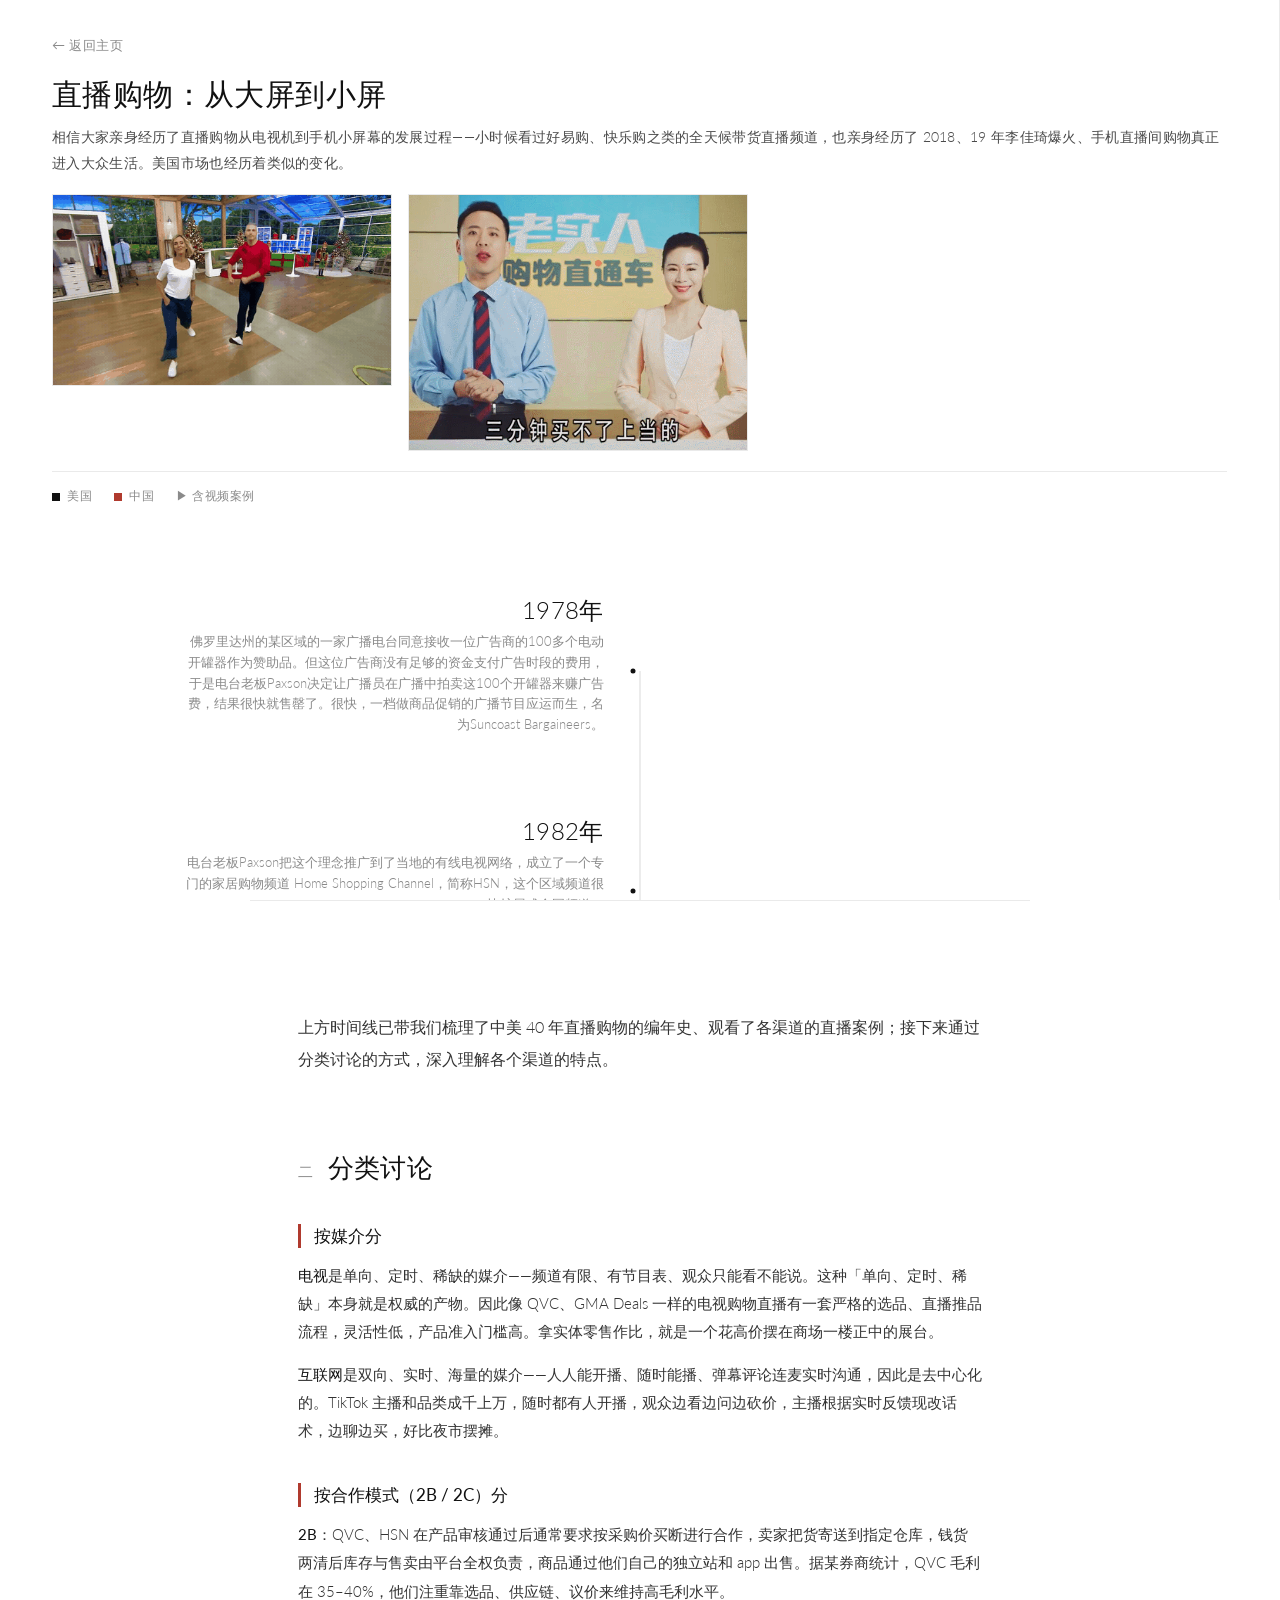
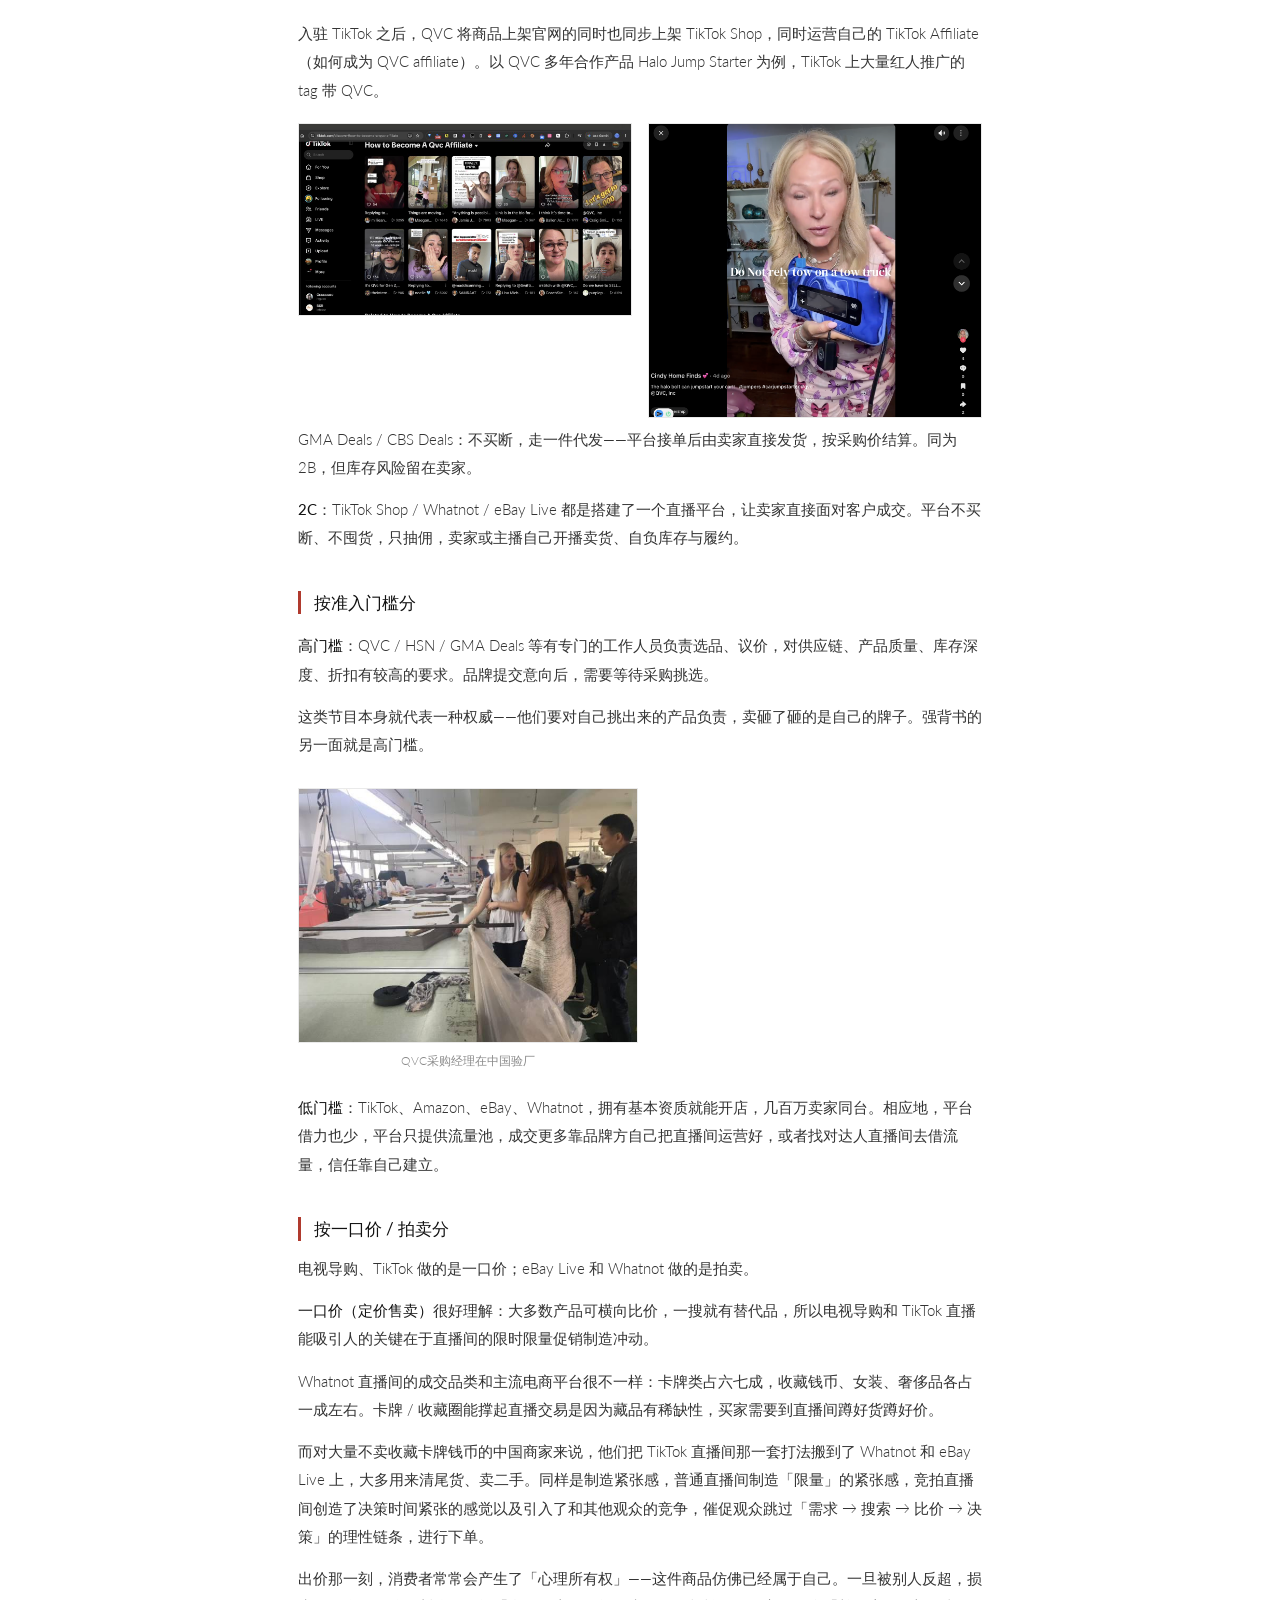
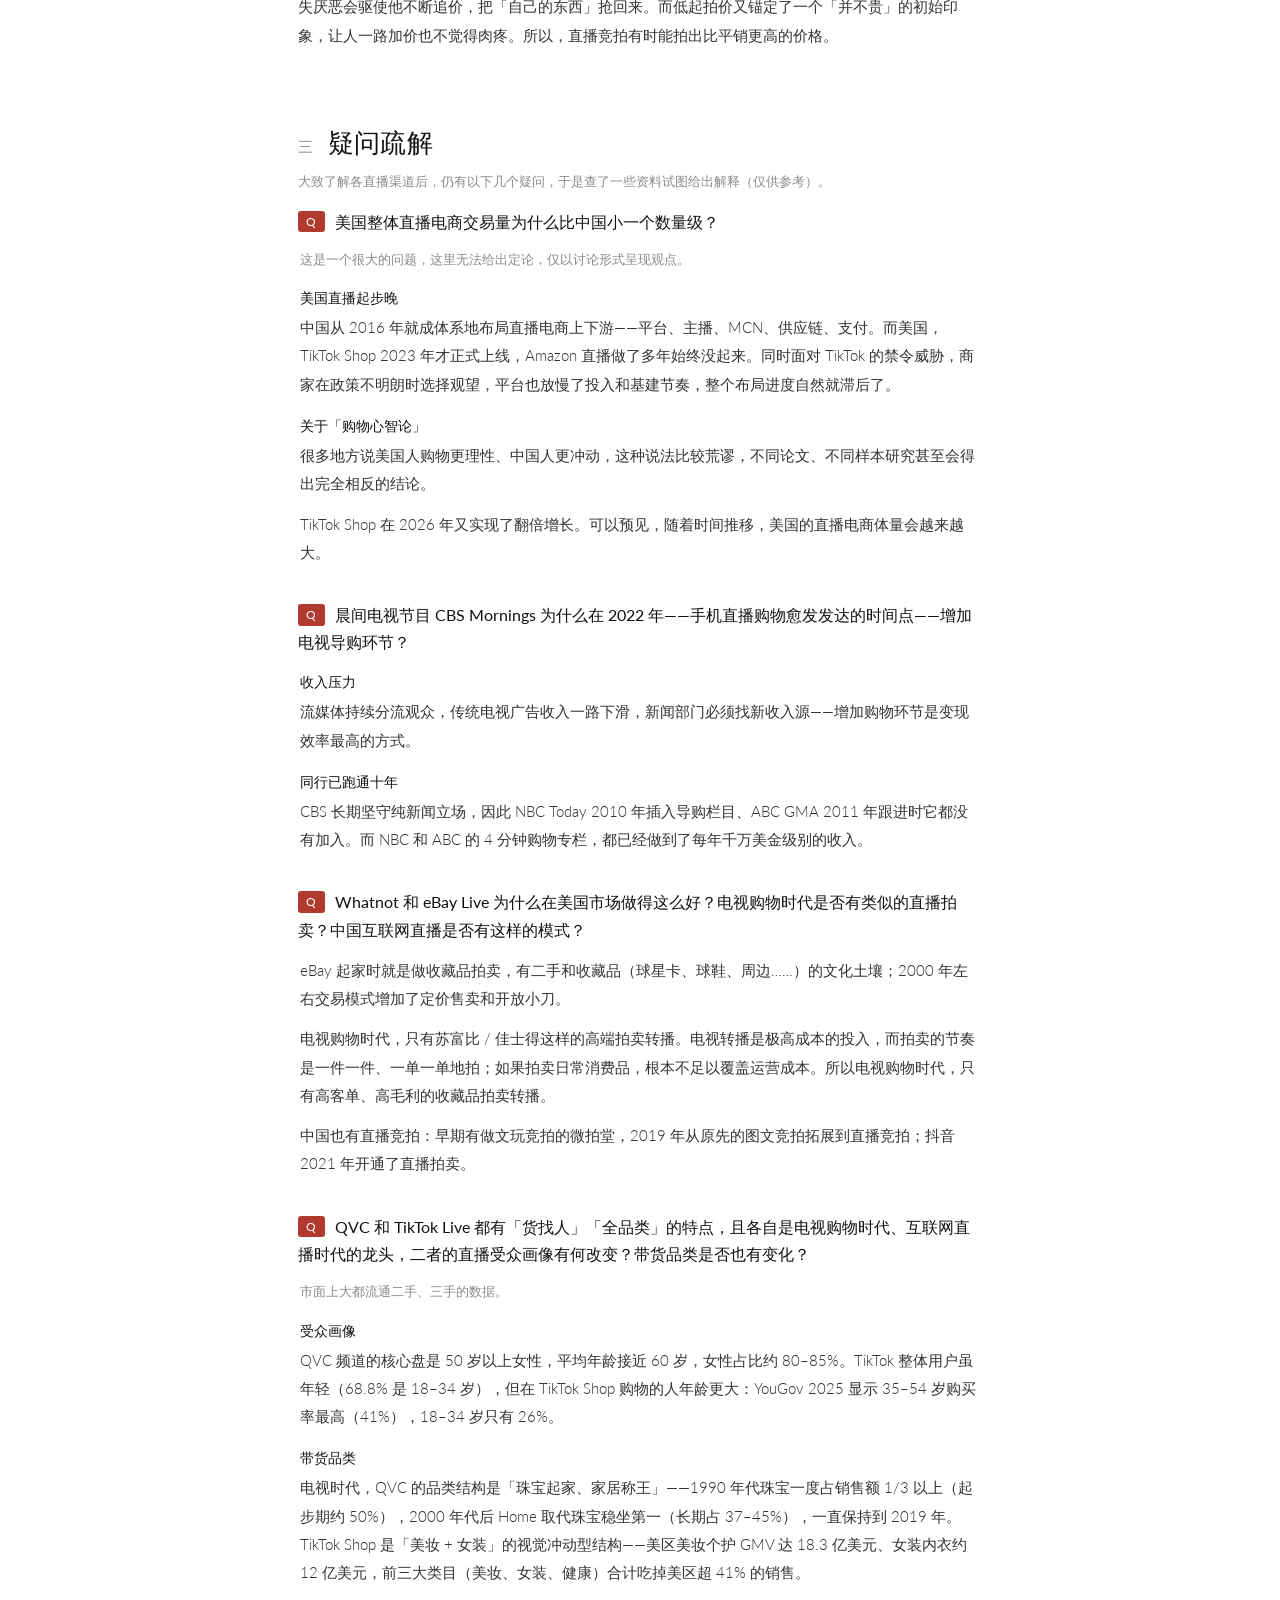
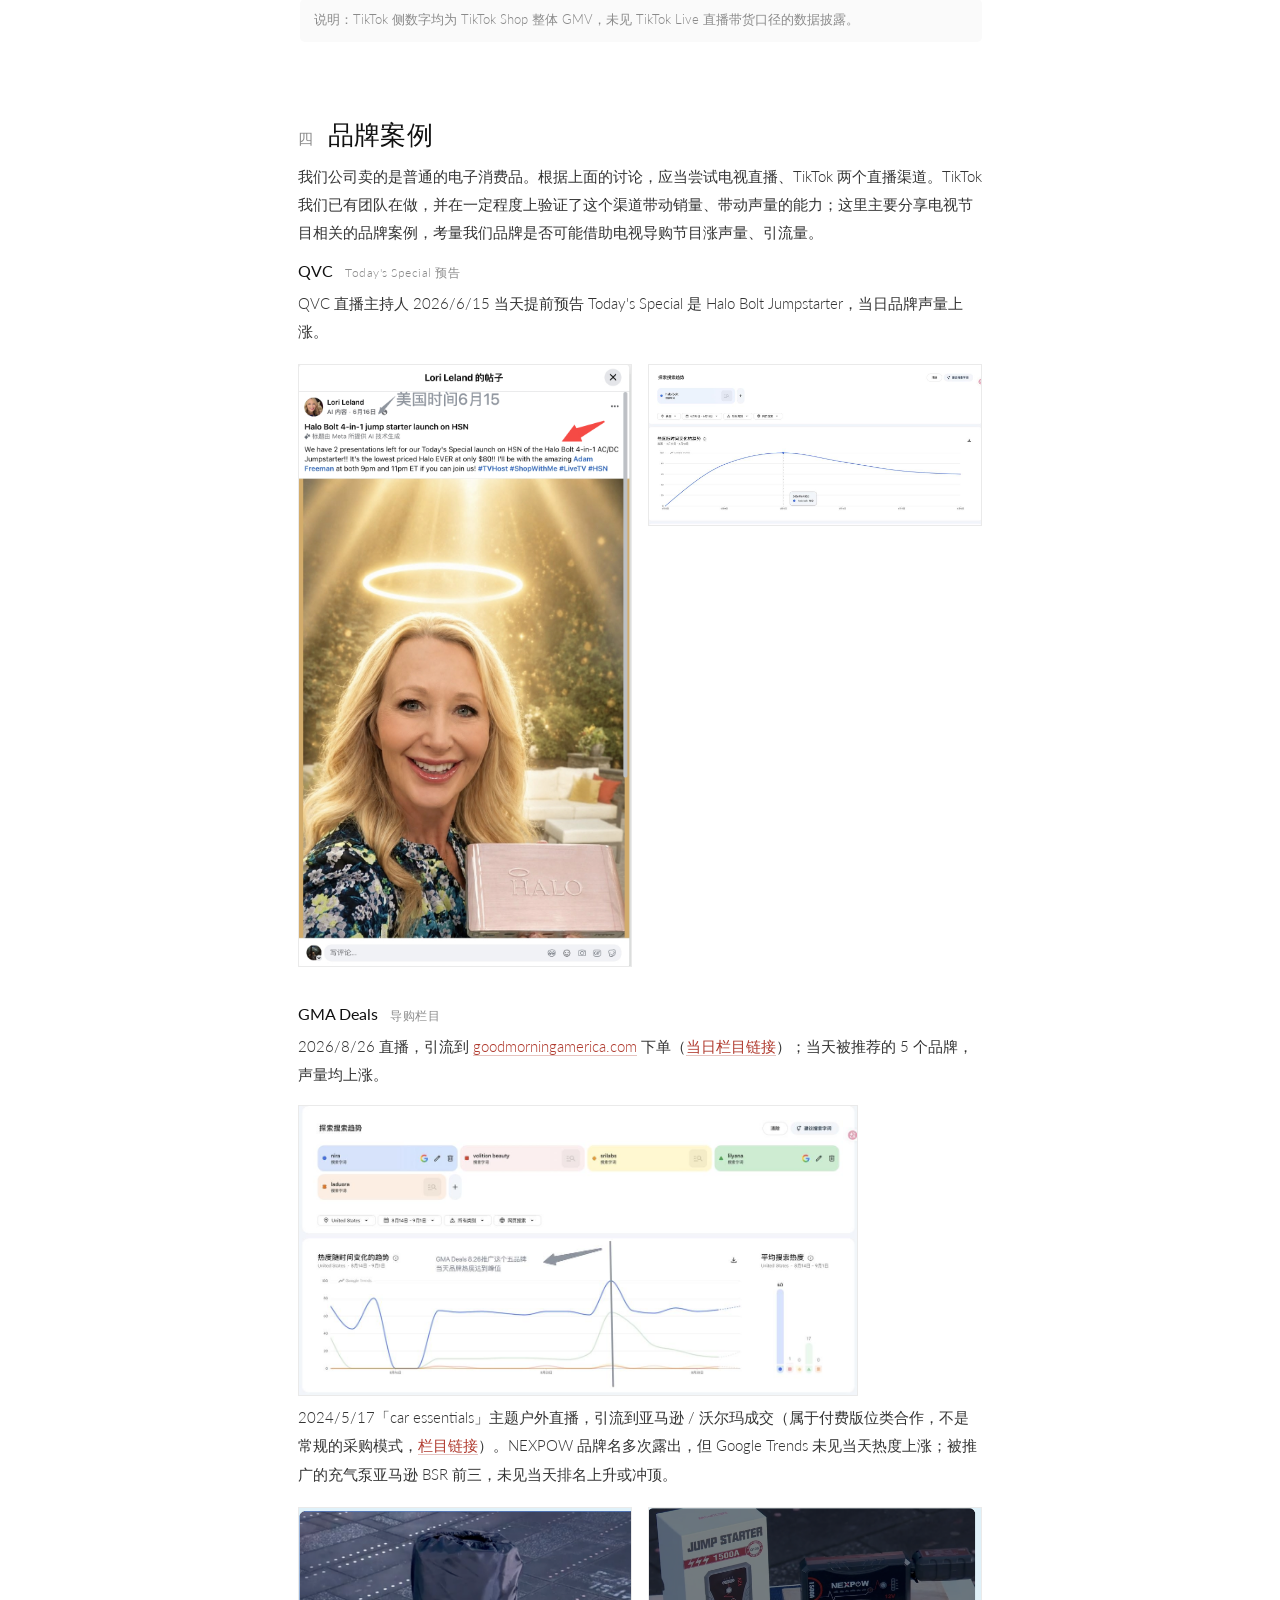
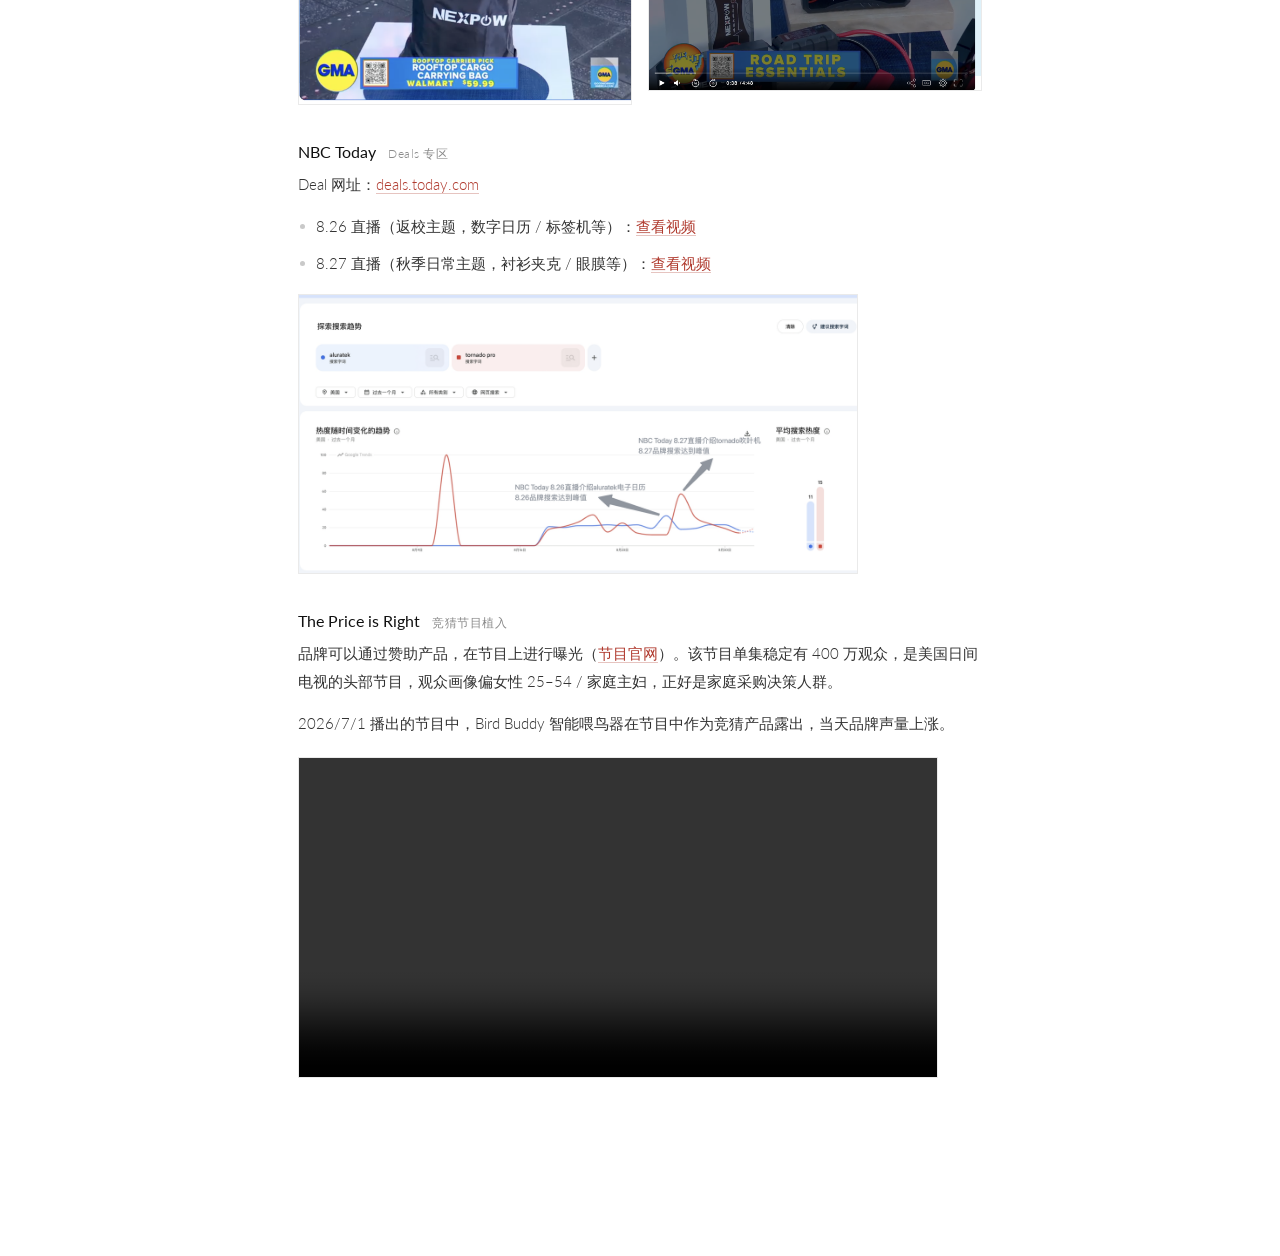
<file: live-shopping-timeline.html>
<!DOCTYPE html>
<html lang="zh-CN">
<head>
<meta charset="UTF-8">
<meta name="viewport" content="width=device-width, initial-scale=1.0">
<title>直播购物：从大屏到小屏 — 中美 40 年演变时间线</title>
<link rel="preconnect" href="https://fonts.googleapis.com">
<link rel="preconnect" href="https://fonts.gstatic.com" crossorigin>
<link href="https://fonts.googleapis.com/css2?family=Lato:wght@300;400;700&display=swap" rel="stylesheet">
<style>
  :root{
    --bg:#ffffff;
    --panel:#ffffff;
    --ink:#111111;
    --muted:#8a8a8a;
    --faint:#c9c9c9;
    --line:#eaeaea;
    --spine:#d9d9d9;
    --us:#111111;
    --cn:#b03a2e;
  }
  *{box-sizing:border-box;margin:0;padding:0}
  html,body{height:100%}
  body{
    background:var(--bg);
    color:var(--ink);
    font-family:"Lato",-apple-system,BlinkMacSystemFont,"PingFang SC","Hiragino Sans GB","Microsoft YaHei",Helvetica,Arial,sans-serif;
    font-weight:300;
    overflow-x:hidden;
    -webkit-font-smoothing:antialiased;
  }
  .app{display:flex;height:100vh;width:100%}

  /* ===== 左侧：单条时间轴（默认铺满） ===== */
  .timeline-panel{
    flex:1 1 auto;min-width:0;display:flex;flex-direction:column;
    background:var(--panel);border-right:1px solid var(--line);
  }
  .panel-header{
    flex:0 0 auto;padding:34px 52px 18px;
  }
  .panel-header h1{font-size:30px;font-weight:300;letter-spacing:.4px;line-height:1.1}
  .back-home{display:inline-block;font-size:13px;font-weight:400;color:var(--muted);text-decoration:none;letter-spacing:.5px;margin-bottom:22px}
  .back-home:hover{color:var(--ink)}
  .panel-header .sub{font-size:14px;font-weight:300;color:#4a4a4a;margin-top:14px;letter-spacing:.3px;line-height:1.85}
  .sub-gifs{display:flex;gap:16px;margin-top:18px;align-items:flex-start;flex-wrap:wrap}
  .sub-gifs img{max-width:340px;width:calc(50% - 8px);height:auto;border:1px solid var(--line);display:block;background:#fff}
  .legend{
    display:flex;align-items:center;gap:22px;margin-top:20px;padding-top:16px;
    border-top:1px solid var(--line);font-size:12px;color:var(--muted);letter-spacing:.5px;
  }
  .legend span{display:flex;align-items:center;gap:7px}
  .legend i{width:8px;height:8px;display:inline-block}
  .legend i.us{background:var(--us)} .legend i.cn{background:var(--cn)}
  .legend .note{color:var(--muted)}

  .timeline-scroll{
    flex:1 1 auto;overflow-y:auto;padding:8px 52px 90px;
    scrollbar-width:thin;scrollbar-color:#d8d8d8 transparent;
  }
  .timeline-scroll::-webkit-scrollbar{width:9px}
  .timeline-scroll::-webkit-scrollbar-thumb{background:#d8d8d8}

  #timeline{position:relative}
  .spine{
    position:absolute;left:50%;width:1px;transform:translateX(-50%);
    background:var(--spine);
  }
  .tick{position:absolute;left:50%;transform:translate(-50%,-50%);border-radius:50%}
  .node{position:absolute;left:0;width:100%;transform:translateY(-50%)}
  .node .card{
    position:absolute;top:0;transform:translateY(-50%);
    width:calc(50% - 44px);max-width:420px;background:var(--bg);
    padding:6px 0 14px;
    cursor:pointer;
  }
  .node.us .card{right:calc(50% + 36px);text-align:right}
  .node.cn .card{left:calc(50% + 36px);text-align:left}
  .card .yr{font-size:24px;font-weight:300;line-height:1;color:var(--ink);letter-spacing:.3px}
  .card .yr.long{font-size:16px}
  .card .desc{font-size:12.5px;font-weight:300;color:var(--muted);line-height:1.65;margin-top:10px}
  .card .play{
    margin-top:12px;font-size:11px;font-weight:400;color:#fff;letter-spacing:.6px;
    display:none;align-items:center;gap:6px;
    background:var(--us);padding:7px 14px;border-radius:999px;
    box-shadow:0 1px 3px rgba(0,0,0,.12);
    transition:background .2s ease, transform .2s ease;
  }
  .node.cn .card .play{background:var(--cn)}
  .node.has-video .play{display:inline-flex}
  .node .card:hover .play{transform:translateY(-1px)}
  .node.active .card .play{box-shadow:0 2px 6px rgba(0,0,0,.2)}
  .node .card:hover .yr{color:var(--us)}
  .node.cn .card:hover .yr{color:var(--cn)}
  .node.active .card .yr{color:var(--us)}
  .node.cn.active .card .yr{color:var(--cn)}

  /* ===== 右侧：视频播放器（默认收起） ===== */
  .player-panel{
    flex:0 0 auto;width:0;display:flex;flex-direction:column;background:var(--bg);
    overflow:hidden;transition:width .6s cubic-bezier(.4,0,.2,1);
  }
  .app.with-video .player-panel{width:44%}
  .player-sticky{display:flex;flex-direction:column;height:100vh;padding:34px;gap:20px}
  .player-frame{
    flex:0 0 auto;background:#0e0e0e;overflow:hidden;aspect-ratio:16/9;
    opacity:0;transform:translateX(24px);
    transition:opacity .5s ease .05s,transform .6s cubic-bezier(.4,0,.2,1);
  }
  .app.with-video .player-frame{opacity:1;transform:translateX(0)}
  .player-frame video{width:100%;height:100%;display:block;object-fit:contain;background:#0e0e0e}
  .player-frame.hidden{display:none}
  .video-caption{
    flex:0 0 auto;font-size:13px;font-weight:300;color:var(--ink);line-height:1.7;
    border-top:1px solid var(--line);padding-top:16px;
    opacity:0;transform:translateX(16px);
    transition:opacity .5s ease .15s,transform .6s cubic-bezier(.4,0,.2,1);
  }
  .app.with-video .video-caption{opacity:1;transform:translateX(0)}
  .video-caption b{font-weight:400;color:var(--cn)}
  .video-caption:empty{display:none}

  /* ===== 下方正文：分类讨论 · 疑问疏解 · 品牌案例 ===== */
  .article{max-width:780px;margin:0 auto;padding:110px 48px 140px;border-top:1px solid var(--line)}
  .article .lead{font-size:16px;font-weight:300;line-height:2;color:#333;margin:0 0 16px}
  .article h2{font-size:26px;font-weight:300;letter-spacing:.4px;color:var(--ink);margin:76px 0 10px}
  .article h2 .no{font-size:15px;color:var(--muted);margin-right:14px;letter-spacing:.5px}
  .article h3{font-size:17px;font-weight:400;color:var(--ink);margin:38px 0 14px;padding-left:13px;border-left:3px solid var(--cn);line-height:1.4}
  .article h4{font-size:15.5px;font-weight:400;color:var(--ink);margin:0 0 8px;display:flex;align-items:baseline;gap:12px}
  .article h5{font-size:14px;font-weight:400;color:var(--ink);margin:18px 0 6px}
  .article p{font-size:14.5px;font-weight:300;line-height:1.95;color:#333;margin:0 0 14px}
  .article p b{font-weight:400;color:var(--ink)}
  .article .img-pair{display:flex;gap:16px;margin:18px 0 8px;align-items:flex-start;flex-wrap:wrap}
  .article .img-pair img{width:calc(50% - 8px);height:auto;border:1px solid var(--line);display:block;background:#fff}
  @media(max-width:760px){.sub-gifs img,.article .img-pair img{width:100%}}
  .article .img-single{margin:16px 0 8px}
  .article .img-single img{max-width:560px;width:100%;height:auto;border:1px solid var(--line);display:block;background:#fff}
  .article .case-video{display:block;width:100%;max-width:640px;margin:18px 0 8px;border:1px solid var(--line);background:#000}
  .article .side-note{display:flex;gap:28px;align-items:flex-start;margin:18px 0 24px;flex-wrap:wrap}
  .article .side-note-text{flex:1 1 360px;min-width:0}
  .article .side-note-text p:last-child{margin-bottom:0}
  .article .side-note-fig{flex:0 0 auto;max-width:340px;margin:0}
  .article .side-note-fig img{width:100%;height:auto;border:1px solid var(--line);display:block;background:#fff}
  .article .side-note-fig figcaption{font-size:12px;color:var(--muted);text-align:center;margin-top:8px;line-height:1.6}
  .article .dim{font-size:12.5px;color:var(--muted);line-height:1.8;margin:0 0 14px}
  .article table{width:100%;border-collapse:collapse;margin:16px 0 20px;font-size:13.5px;font-weight:300}
  .article th,.article td{border:1px solid var(--line);padding:11px 14px;text-align:left;vertical-align:top;line-height:1.75}
  .article th{background:#fafafa;font-weight:400;color:var(--ink);white-space:nowrap}
  .article td{color:#333}
  .article td.lead-col{font-weight:400;color:var(--ink);white-space:nowrap;background:#fcfcfc}
  .article a{color:var(--cn);text-decoration:none;border-bottom:1px solid #e6c4c0}
  .article a:hover{border-bottom-color:var(--cn)}
  .article ul{list-style:none;margin:0 0 16px}
  .article ul li{font-size:14.5px;font-weight:300;line-height:1.95;color:#333;padding-left:18px;position:relative;margin:0 0 8px}
  .article ul li::before{content:"";position:absolute;left:2px;top:11px;width:5px;height:5px;border-radius:50%;background:var(--faint)}
  .article .note{font-size:12.5px;color:var(--muted);line-height:1.8;margin:10px 0 0;padding:10px 14px;background:#fafafa;border-radius:5px}
  .article .qa{margin:0 0 34px}
  .article .qa .q{font-size:16px;font-weight:400;color:var(--ink);line-height:1.7;margin:0 0 14px}
  .article .qa .q::before{content:"Q";display:inline-block;font-size:11.5px;color:#fff;background:var(--cn);border-radius:3px;padding:1px 8px;margin-right:10px;letter-spacing:.5px;transform:translateY(-2px)}
  .article .qa .a{padding-left:2px}
  .article .qa .a p{margin:0 0 12px}
  .article .qa .a p:last-child{margin-bottom:0}
  .article .case{margin:0 0 38px}
  .article .case .tag{font-size:12px;font-weight:300;color:var(--muted);letter-spacing:.5px;white-space:nowrap}
</style>
</head>
<body>
<div class="app" id="app">
  <aside class="timeline-panel">
    <header class="panel-header">
      <a class="back-home" href="index.html">← 返回主页</a>
      <h1>直播购物：从大屏到小屏</h1>
      <div class="sub">相信大家亲身经历了直播购物从电视机到手机小屏幕的发展过程——小时候看过好易购、快乐购之类的全天候带货直播频道，也亲身经历了 2018、19 年李佳琦爆火、手机直播间购物真正进入大众生活。美国市场也经历着类似的变化。</div>
      <div class="sub-gifs">
        <img src="media/halo-bolt-loop.gif" alt="直播购物演变 GIF ①">
        <img src="media/livestream-gif.gif" alt="直播购物演变 GIF ②">
      </div>
      <div class="legend">
        <span><i class="us"></i>美国</span>
        <span><i class="cn"></i>中国</span>
        <span class="note">▶ 含视频案例</span>
      </div>
    </header>
    <div class="timeline-scroll">
      <div id="timeline"></div>
    </div>
  </aside>

  <section class="player-panel">
    <div class="player-sticky">
      <div class="player-frame hidden" id="player-frame">
        <video id="video" controls playsinline></video>
      </div>
      <div class="video-caption" id="video-caption"></div>
    </div>
  </section>
</div>

<div class="article">
  <p class="lead">上方时间线已带我们梳理了中美 40 年直播购物的编年史、观看了各渠道的直播案例；接下来通过分类讨论的方式，深入理解各个渠道的特点。</p>

  <h2><span class="no">二</span>分类讨论</h2>

  <h3>按媒介分</h3>
  <p><b>电视</b>是单向、定时、稀缺的媒介——频道有限、有节目表、观众只能看不能说。这种「单向、定时、稀缺」本身就是权威的产物。因此像 QVC、GMA Deals 一样的电视购物直播有一套严格的选品、直播推品流程，灵活性低，产品准入门槛高。拿实体零售作比，就是一个花高价摆在商场一楼正中的展台。</p>
  <p><b>互联网</b>是双向、实时、海量的媒介——人人能开播、随时能播、弹幕评论连麦实时沟通，因此是去中心化的。TikTok 主播和品类成千上万，随时都有人开播，观众边看边问边砍价，主播根据实时反馈现改话术，边聊边买，好比夜市摆摊。</p>

  <h3>按合作模式（2B / 2C）分</h3>
  <p><b>2B</b>：QVC、HSN 在产品审核通过后通常要求按采购价买断进行合作，卖家把货寄送到指定仓库，钱货两清后库存与售卖由平台全权负责，商品通过他们自己的独立站和 app 出售。据某券商统计，QVC 毛利在 35–40%，他们注重靠选品、供应链、议价来维持高毛利水平。</p>
  <p>入驻 TikTok 之后，QVC 将商品上架官网的同时也同步上架 TikTok Shop，同时运营自己的 TikTok Affiliate（如何成为 QVC affiliate）。以 QVC 多年合作产品 Halo Jump Starter 为例，TikTok 上大量红人推广的 tag 带 QVC。</p>
  <div class="img-pair">
    <img src="media/qvc-tiktok-1.jpg" alt="QVC × TikTok 示意 ①">
    <img src="media/qvc-tiktok-2.png" alt="QVC × TikTok 示意 ②">
  </div>
  <p>GMA Deals / CBS Deals：不买断，走一件代发——平台接单后由卖家直接发货，按采购价结算。同为 2B，但库存风险留在卖家。</p>
  <p><b>2C</b>：TikTok Shop / Whatnot / eBay Live 都是搭建了一个直播平台，让卖家直接面对客户成交。平台不买断、不囤货，只抽佣，卖家或主播自己开播卖货、自负库存与履约。</p>

  <h3>按准入门槛分</h3>
  <div class="side-note">
    <div class="side-note-text">
      <p><b>高门槛</b>：QVC / HSN / GMA Deals 等有专门的工作人员负责选品、议价，对供应链、产品质量、库存深度、折扣有较高的要求。品牌提交意向后，需要等待采购挑选。</p>
      <p>这类节目本身就代表一种权威——他们要对自己挑出来的产品负责，卖砸了砸的是自己的牌子。强背书的另一面就是高门槛。</p>
    </div>
    <figure class="side-note-fig">
      <img src="media/qvc-factory-audit.jpg" alt="QVC 采购经理在中国验厂">
      <figcaption>QVC采购经理在中国验厂</figcaption>
    </figure>
  </div>
  <p><b>低门槛</b>：TikTok、Amazon、eBay、Whatnot，拥有基本资质就能开店，几百万卖家同台。相应地，平台借力也少，平台只提供流量池，成交更多靠品牌方自己把直播间运营好，或者找对达人直播间去借流量，信任靠自己建立。</p>

  <h3>按一口价 / 拍卖分</h3>
  <p>电视导购、TikTok 做的是一口价；eBay Live 和 Whatnot 做的是拍卖。</p>
  <p><b>一口价（定价售卖）</b>很好理解：大多数产品可横向比价，一搜就有替代品，所以电视导购和 TikTok 直播能吸引人的关键在于直播间的限时限量促销制造冲动。</p>
  <p>Whatnot 直播间的成交品类和主流电商平台很不一样：卡牌类占六七成，收藏钱币、女装、奢侈品各占一成左右。卡牌 / 收藏圈能撑起直播交易是因为藏品有稀缺性，买家需要到直播间蹲好货蹲好价。</p>
  <p>而对大量不卖收藏卡牌钱币的中国商家来说，他们把 TikTok 直播间那一套打法搬到了 Whatnot 和 eBay Live 上，大多用来清尾货、卖二手。同样是制造紧张感，普通直播间制造「限量」的紧张感，竞拍直播间创造了决策时间紧张的感觉以及引入了和其他观众的竞争，催促观众跳过「需求 → 搜索 → 比价 → 决策」的理性链条，进行下单。</p>
  <p>出价那一刻，消费者常常会产生了「心理所有权」——这件商品仿佛已经属于自己。一旦被别人反超，损失厌恶会驱使他不断追价，把「自己的东西」抢回来。而低起拍价又锚定了一个「并不贵」的初始印象，让人一路加价也不觉得肉疼。所以，直播竞拍有时能拍出比平销更高的价格。</p>

  <h2><span class="no">三</span>疑问疏解</h2>
  <p class="dim">大致了解各直播渠道后，仍有以下几个疑问，于是查了一些资料试图给出解释（仅供参考）。</p>

  <div class="qa">
    <p class="q">美国整体直播电商交易量为什么比中国小一个数量级？</p>
    <div class="a">
      <p class="dim">这是一个很大的问题，这里无法给出定论，仅以讨论形式呈现观点。</p>
      <h5>美国直播起步晚</h5>
      <p>中国从 2016 年就成体系地布局直播电商上下游——平台、主播、MCN、供应链、支付。而美国，TikTok Shop 2023 年才正式上线，Amazon 直播做了多年始终没起来。同时面对 TikTok 的禁令威胁，商家在政策不明朗时选择观望，平台也放慢了投入和基建节奏，整个布局进度自然就滞后了。</p>
      <h5>关于「购物心智论」</h5>
      <p>很多地方说美国人购物更理性、中国人更冲动，这种说法比较荒谬，不同论文、不同样本研究甚至会得出完全相反的结论。</p>
      <p>TikTok Shop 在 2026 年又实现了翻倍增长。可以预见，随着时间推移，美国的直播电商体量会越来越大。</p>
    </div>
  </div>

  <div class="qa">
    <p class="q">晨间电视节目 CBS Mornings 为什么在 2022 年——手机直播购物愈发发达的时间点——增加电视导购环节？</p>
    <div class="a">
      <h5>收入压力</h5>
      <p>流媒体持续分流观众，传统电视广告收入一路下滑，新闻部门必须找新收入源——增加购物环节是变现效率最高的方式。</p>
      <h5>同行已跑通十年</h5>
      <p>CBS 长期坚守纯新闻立场，因此 NBC Today 2010 年插入导购栏目、ABC GMA 2011 年跟进时它都没有加入。而 NBC 和 ABC 的 4 分钟购物专栏，都已经做到了每年千万美金级别的收入。</p>
    </div>
  </div>

  <div class="qa">
    <p class="q">Whatnot 和 eBay Live 为什么在美国市场做得这么好？电视购物时代是否有类似的直播拍卖？中国互联网直播是否有这样的模式？</p>
    <div class="a">
      <p>eBay 起家时就是做收藏品拍卖，有二手和收藏品（球星卡、球鞋、周边……）的文化土壤；2000 年左右交易模式增加了定价售卖和开放小刀。</p>
      <p>电视购物时代，只有苏富比 / 佳士得这样的高端拍卖转播。电视转播是极高成本的投入，而拍卖的节奏是一件一件、一单一单地拍；如果拍卖日常消费品，根本不足以覆盖运营成本。所以电视购物时代，只有高客单、高毛利的收藏品拍卖转播。</p>
      <p>中国也有直播竞拍：早期有做文玩竞拍的微拍堂，2019 年从原先的图文竞拍拓展到直播竞拍；抖音 2021 年开通了直播拍卖。</p>
    </div>
  </div>

  <div class="qa">
    <p class="q">QVC 和 TikTok Live 都有「货找人」「全品类」的特点，且各自是电视购物时代、互联网直播时代的龙头，二者的直播受众画像有何改变？带货品类是否也有变化？</p>
    <div class="a">
      <p class="dim">市面上大都流通二手、三手的数据。</p>
      <h5>受众画像</h5>
      <p>QVC 频道的核心盘是 50 岁以上女性，平均年龄接近 60 岁，女性占比约 80–85%。TikTok 整体用户虽年轻（68.8% 是 18–34 岁），但在 TikTok Shop 购物的人年龄更大：YouGov 2025 显示 35–54 岁购买率最高（41%），18–34 岁只有 26%。</p>
      <h5>带货品类</h5>
      <p>电视时代，QVC 的品类结构是「珠宝起家、家居称王」——1990 年代珠宝一度占销售额 1/3 以上（起步期约 50%），2000 年代后 Home 取代珠宝稳坐第一（长期占 37–45%），一直保持到 2019 年。TikTok Shop 是「美妆 + 女装」的视觉冲动型结构——美区美妆个护 GMV 达 18.3 亿美元、女装内衣约 12 亿美元，前三大类目（美妆、女装、健康）合计吃掉美区超 41% 的销售。</p>
      <p class="note">说明：TikTok 侧数字均为 TikTok Shop 整体 GMV，未见 TikTok Live 直播带货口径的数据披露。</p>
    </div>
  </div>

  <h2><span class="no">四</span>品牌案例</h2>
  <p>我们公司卖的是普通的电子消费品。根据上面的讨论，应当尝试电视直播、TikTok 两个直播渠道。TikTok 我们已有团队在做，并在一定程度上验证了这个渠道带动销量、带动声量的能力；这里主要分享电视节目相关的品牌案例，考量我们品牌是否可能借助电视导购节目涨声量、引流量。</p>

  <div class="case">
    <h4>QVC <span class="tag">Today's Special 预告</span></h4>
    <p>QVC 直播主持人 2026/6/15 当天提前预告 Today's Special 是 Halo Bolt Jumpstarter，当日品牌声量上涨。</p>
    <div class="img-pair">
      <img src="media/todays-special-1.png" alt="QVC Today’s Special 预告示意 ①">
      <img src="media/todays-special-2.jpg" alt="QVC Today’s Special 预告示意 ②">
    </div>
  </div>

  <div class="case">
    <h4>GMA Deals <span class="tag">导购栏目</span></h4>
    <p>2026/8/26 直播，引流到 <a href="https://www.goodmorningamerica.com/" target="_blank" rel="noopener">goodmorningamerica.com</a> 下单（<a href="https://www.goodmorningamerica.com/shop/story/abc-secret-savings-home-kitchen-135842205" target="_blank" rel="noopener">当日栏目链接</a>）；当天被推荐的 5 个品牌，声量均上涨。</p>
    <div class="img-single">
      <img src="media/gma-secret-savings.jpg?v=1" alt="GMA Secret Savings 直播示意">
    </div>
    <p>2024/5/17「car essentials」主题户外直播，引流到亚马逊 / 沃尔玛成交（属于付费版位类合作，不是常规的采购模式，<a href="https://www.goodmorningamerica.com/shop/story/best-car-essentials-110298517" target="_blank" rel="noopener">栏目链接</a>）。NEXPOW 品牌名多次露出，但 Google Trends 未见当天热度上涨；被推广的充气泵亚马逊 BSR 前三，未见当天排名上升或冲顶。</p>
    <div class="img-pair">
      <img src="media/gma-car-essentials-1.png" alt="GMA car essentials 直播示意 ①">
      <img src="media/gma-car-essentials-2.png" alt="GMA car essentials 直播示意 ②">
    </div>
  </div>

  <div class="case">
    <h4>NBC Today <span class="tag">Deals 专区</span></h4>
    <p>Deal 网址：<a href="https://deals.today.com/" target="_blank" rel="noopener">deals.today.com</a></p>
    <ul>
      <li>8.26 直播（返校主题，数字日历 / 标签机等）：<a href="https://www.today.com/video/get-back-to-school-ready-digital-calendar-label-makers-more-268886597998" target="_blank" rel="noopener">查看视频</a></li>
      <li>8.27 直播（秋季日常主题，衬衫夹克 / 眼膜等）：<a href="https://www.today.com/video/shop-fall-routine-essentials-shackets-eye-patches-more-268944965807" target="_blank" rel="noopener">查看视频</a></li>
    </ul>
    <div class="img-single">
      <img src="media/nbc-today-deals.png" alt="NBC Today Deals 专区示意">
    </div>
  </div>

  <div class="case">
    <h4>The Price is Right <span class="tag">竞猜节目植入</span></h4>
    <p>品牌可以通过赞助产品，在节目上进行曝光（<a href="https://www.cbs.com/shows/the_price_is_right/episodes/" target="_blank" rel="noopener">节目官网</a>）。该节目单集稳定有 400 万观众，是美国日间电视的头部节目，观众画像偏女性 25–54 / 家庭主妇，正好是家庭采购决策人群。</p>
    <p>2026/7/1 播出的节目中，Bird Buddy 智能喂鸟器在节目中作为竞猜产品露出，当天品牌声量上涨。</p>
    <video class="case-video" src="media/the-price-is-right-sample.mp4" controls playsinline preload="metadata"></video>
  </div>
</div>

<script>
const US = [
  {label:`1978年`, pos:1978, desc:`佛罗里达州的某区域的一家广播电台同意接收一位广告商的100多个电动开罐器作为赞助品。但这位广告商没有足够的资金支付广告时段的费用，于是电台老板Paxson决定让广播员在广播中拍卖这100个开罐器来赚广告费，结果很快就售罄了。很快，一档做商品促销的广播节目应运而生，名为Suncoast Bargaineers。`},
  {label:`1982年`, pos:1982, desc:`电台老板Paxson把这个理念推广到了当地的有线电视网络，成立了一个专门的家居购物频道 Home Shopping Channel，简称HSN，这个区域频道很快扩展成全国频道。`, video:`media/HSN1999.mp4`, cap:`HSN 1999 年电视购物节目片段。`},
  {label:`1986年`, pos:1986, desc:`在美国第四大有线运营商的支持下，对标HSN的电视频道QVC（Quality Value Convenience）诞生了。`, video:`media/qvc2001clip.mp4`, cap:`QVC 2001 年节目片段——「质量 · 价值 · 便利」的 24 小时购物台。`},
  {label:`1990s-2000s`, pos:1995, desc:`QVC的业务扩展到了英国和墨西哥，甚至在美国线下购物中心开设了门店，踏入了实体零售的领域。到1995年，QVC的收入已经达到了13.91亿美元（达美乐1995年营收9.1亿，ShakeShack2025年营收14.5亿，买香飘飘可以绕地球8圈），CAGR超过120%。`},
  {label:`2010年`, pos:2010, desc:`QVC的独立站收入占比 2010 年 35.6% → 2011 年 39.7% → 2015 年 47% —— 电视渠道（打电话/遥控器下单）的收入占比逐年走低。全国性晨间新闻节目NBC Today插入导购栏目。`, video:`media/nbctoday2010.mp4`, cap:`NBC Today 2010 年「Jill's Steals and Deals」导购栏目片段。`},
  {label:`2011年`, pos:2011, desc:`全国性晨间新闻节目GMA也插入导购栏目。`},
  {label:`2017年`, pos:2017, desc:`QVC收购了HSN。`},
  {label:`2019年`, pos:2019, desc:`Amazon 上线 Amazon Live。同年，中国服务商 Firework（2017年成立）开始帮 DTC 品牌在自有网站做可购物直播。`},
  {label:`2020年`, pos:2020, desc:`Meta上线Facebook Live Shopping和Instagram Live Shopping（导流至shopify）。`},
  {label:`2022年`, pos:2022, desc:`eBay 上线 eBay Live，以邀请制运营；Meta 关闭 Facebook Live Shopping。晨间新闻节目CBS Mornings加入Deals导购环节。`},
  {label:`2023年`, pos:2023, desc:`TikTokShop在美国正式上线；Meta 关闭 Instagram Live Shopping。eBayLive累计达成1000+场直播，收藏品全年GMV超过100亿美金。`, video:`media/ebaylivelvwalletauctionfrom1_30m.mp4`, cap:`eBay Live 奢侈品（LV 钱包）竞拍直播案例。`},
  {label:`2024年`, pos:2024, desc:`TikTokShop美区GMV爆发至90亿美金。Whatnot GMV约30亿美金。`, video:`media/whatnot.mp4`, cap:`Whatnot 直播带货片段——社交化、秒杀式、收藏品垂类直播。`},
  {label:`2025年`, pos:2025, desc:`TikTokShop美区全年GMV 151亿(+64%)，已超过QVC集团全年营收(92亿、-9%)。QVC 4月在TikTok开24/7直播、11月一度成单月最高营收店铺(月$2500万+)。同年Whatnot GMV超80亿美金。eBay Live扩至欧洲澳洲市场，GMV同比 +8x（Q2）/+5x（Q3）。`},
  {label:`2026年`, pos:2026, desc:`TikTok 3月开通直播竞拍功能对标Whatnot，6月26日年中大促期间设置「拍卖日」，上半年美区GMV 118亿(+103%)；6月QVC做到TikTok Shop全美营收第二、被TikTok Summit封"年度卖家"。Whatnot上半年GMV已超80亿美金；eBayLiveQ2 GMV同比+8x，Q3正式取消邀请制。`},
];
const CN = [
  {label:`1992年`, pos:1992, desc:`广东珠江电视台推出了中国第一档电视购物节目"美的精品TV特惠店"。`},
  {label:`1996年`, pos:1996, desc:`北京电视台开始推出专业的购物节目。`},
  {label:`1998年`, pos:1998, desc:`全国各省市运营着500多个大大小小的电视购物节目，市场规模达到了26亿元人民币。彼时中国电视购物的监管不严格，黑五类产品是电视购物的主力军，由于假冒伪劣问题闹出了不少严重的纠纷。`},
  {label:`2006年`, pos:2006, desc:`国家对电视购物行业进行了整顿，随后央视正式开播"CCTV中视购物"频道，国家主流电视媒体进军电视购物领域。众多耳熟能详的电视直销品牌就是在那几年巅峰时期被推向大众的，比如好记星、背背佳、金立手机等。`},
  {label:`2015年之后`, pos:2015, desc:`中国电视购物的好日子一去不复返，各种因素都的都在宣告电视购物时代的结束 —— 消费者老龄化，用户不断减少；2010年左右移动电商+物流+移动支付同时爆发，年轻一代的线上购物场景注定脱离电视；虚假宣传、夸大描述甚至欺骗的做法已经将消费者的信任殆尽……`},
  {label:`2016年`, pos:2016, desc:`中国网络直播元年，5月份淘宝直播正式上线。同年全国34 家电视购物企业实现销售额 366 亿元，同比下降 8%。`},
  {label:`2018年`, pos:2018, desc:`李佳琦、薇娅等直播电商头部账号崛起，大众消费正式进入直播间。直播电商交易额达1400亿人民币。`},
  {label:`2023年`, pos:2023, desc:`直播电商交易额达4.92万亿人民币。`},
  {label:`2024年`, pos:2024, desc:`直播电商交易额达5.35万亿人民币。`},
  {label:`2025年`, pos:2025, desc:`直播电商交易额破6万亿人民币。`},
  {label:`2026年`, pos:2026, desc:`直播电商交易额预计将达到8万亿人民币。`},
];

const SLOT = 220, PAD_TOP = 30, PAD_BOTTOM = 40;
const years = [...new Set([...US.map(e=>e.pos), ...CN.map(e=>e.pos)])].sort((a,b)=>a-b);
const yearIdx = Object.fromEntries(years.map((y,i)=>[y,i]));
const timeline = document.getElementById('timeline');
timeline.style.height = (years.length * SLOT + PAD_TOP + PAD_BOTTOM) + 'px';

const spine = document.createElement('div');
spine.className = 'spine';
spine.style.top = (PAD_TOP + SLOT/2) + 'px';
spine.style.height = (years.length * SLOT - SLOT) + 'px';
timeline.appendChild(spine);

function yOf(pos){ return PAD_TOP + yearIdx[pos] * SLOT + SLOT/2; }

years.forEach(y => {
  const hasUS = US.some(e=>e.pos===y);
  const hasCN = CN.some(e=>e.pos===y);
  if(hasUS){
    const t = document.createElement('div');
    t.className='tick'; t.style.width='5px'; t.style.height='5px';
    t.style.background='var(--us)'; t.style.top=yOf(y)+'px'; t.style.marginLeft='-7px';
    timeline.appendChild(t);
  }
  if(hasCN){
    const t = document.createElement('div');
    t.className='tick'; t.style.width='5px'; t.style.height='5px';
    t.style.background='var(--cn)'; t.style.top=yOf(y)+'px'; t.style.marginLeft='2px';
    timeline.appendChild(t);
  }
});

function makeNode(ev, country){
  const n = document.createElement('div');
  n.className = 'node ' + country + (ev.video ? ' has-video' : '');
  n.style.top = yOf(ev.pos) + 'px';

  const card = document.createElement('div');
  card.className = 'card';

  const yr = document.createElement('div');
  yr.className = 'yr' + (ev.label.length > 6 ? ' long' : '');
  yr.textContent = ev.label;

  const desc = document.createElement('div');
  desc.className = 'desc';
  desc.textContent = ev.desc;

  card.appendChild(yr);
  card.appendChild(desc);

  if(ev.video){
    const play = document.createElement('div');
    play.className = 'play';
    play.textContent = '▶ 播放案例';
    card.appendChild(play);
  }

  n.appendChild(card);
  n.addEventListener('click', () => select(ev, n));
  return n;
}

US.forEach(e => timeline.appendChild(makeNode(e, 'us')));
CN.forEach(e => timeline.appendChild(makeNode(e, 'cn')));

const app = document.querySelector('.app');
const video = document.getElementById('video');
const frame = document.getElementById('player-frame');
const caption = document.getElementById('video-caption');

function select(ev, node){
  document.querySelectorAll('.node').forEach(n => n.classList.remove('active'));
  if(node) node.classList.add('active');

  if(ev.video){
    app.classList.add('with-video');
    frame.classList.remove('hidden');
    video.src = ev.video;
    caption.innerHTML = '<b>视频</b>　' + ev.cap;
    video.play().catch(()=>{});
  }else{
    app.classList.remove('with-video');
    frame.classList.add('hidden');
    video.pause();
    video.removeAttribute('src');
    video.load();
    caption.innerHTML = '';
  }
}
</script>
</body>
</html>
</file>
<file: assets/index-9b2e4c8a.css>
@import "https://fonts.googleapis.com/css2?family=DM+Mono:wght@300;400&family=Libre+Baskerville:ital,wght@0,400;0,700;1,400&family=Noto+Serif+SC:wght@300;400;500;600&display=swap";@layer components;@layer properties{@supports (((-webkit-hyphens:none)) and (not (margin-trim:inline))) or ((-moz-orient:inline) and (not (color:rgb(from red r g b)))){*,:before,:after,::backdrop{--tw-rotate-x:initial;--tw-rotate-y:initial;--tw-rotate-z:initial;--tw-skew-x:initial;--tw-skew-y:initial;--tw-blur:initial;--tw-brightness:initial;--tw-contrast:initial;--tw-grayscale:initial;--tw-hue-rotate:initial;--tw-invert:initial;--tw-opacity:initial;--tw-saturate:initial;--tw-sepia:initial;--tw-drop-shadow:initial;--tw-drop-shadow-color:initial;--tw-drop-shadow-alpha:100%;--tw-drop-shadow-size:initial}}}@layer theme{:root,:host{--font-sans:ui-sans-serif, system-ui, sans-serif, "Apple Color Emoji", "Segoe UI Emoji", "Segoe UI Symbol", "Noto Color Emoji";--font-mono:ui-monospace, SFMono-Regular, Menlo, Monaco, Consolas, "Liberation Mono", "Courier New", monospace;--spacing:.25rem;--default-font-family:var(--font-sans);--default-mono-font-family:var(--font-mono)}}@layer base{*,:after,:before,::backdrop{box-sizing:border-box;border:0 solid;margin:0;padding:0}::file-selector-button{box-sizing:border-box;border:0 solid;margin:0;padding:0}html,:host{-webkit-text-size-adjust:100%;tab-size:4;line-height:1.5;font-family:var(--default-font-family,ui-sans-serif, system-ui, sans-serif, "Apple Color Emoji", "Segoe UI Emoji", "Segoe UI Symbol", "Noto Color Emoji");font-feature-settings:var(--default-font-feature-settings,normal);font-variation-settings:var(--default-font-variation-settings,normal);-webkit-tap-highlight-color:transparent}hr{height:0;color:inherit;border-top-width:1px}abbr:where([title]){-webkit-text-decoration:underline dotted;text-decoration:underline dotted}h1,h2,h3,h4,h5,h6{font-size:inherit;font-weight:inherit}a{color:inherit;-webkit-text-decoration:inherit;-webkit-text-decoration:inherit;-webkit-text-decoration:inherit;-webkit-text-decoration:inherit;text-decoration:inherit}b,strong{font-weight:bolder}code,kbd,samp,pre{font-family:var(--default-mono-font-family,ui-monospace, SFMono-Regular, Menlo, Monaco, Consolas, "Liberation Mono", "Courier New", monospace);font-feature-settings:var(--default-mono-font-feature-settings,normal);font-variation-settings:var(--default-mono-font-variation-settings,normal);font-size:1em}small{font-size:80%}sub,sup{vertical-align:baseline;font-size:75%;line-height:0;position:relative}sub{bottom:-.25em}sup{top:-.5em}table{text-indent:0;border-color:inherit;border-collapse:collapse}:-moz-focusring{outline:auto}progress{vertical-align:baseline}summary{display:list-item}ol,ul,menu{list-style:none}img,svg,video,canvas,audio,iframe,embed,object{vertical-align:middle;display:block}img,video{max-width:100%;height:auto}button,input,select,optgroup,textarea{font:inherit;font-feature-settings:inherit;font-variation-settings:inherit;letter-spacing:inherit;color:inherit;opacity:1;background-color:#0000;border-radius:0}::file-selector-button{font:inherit;font-feature-settings:inherit;font-variation-settings:inherit;letter-spacing:inherit;color:inherit;opacity:1;background-color:#0000;border-radius:0}:where(select:is([multiple],[size])) optgroup{font-weight:bolder}:where(select:is([multiple],[size])) optgroup option{padding-inline-start:20px}::file-selector-button{margin-inline-end:4px}::placeholder{opacity:1}@supports (not ((-webkit-appearance:-apple-pay-button))) or (contain-intrinsic-size:1px){::placeholder{color:currentColor}@supports (color:color-mix(in lab, red, red)){::placeholder{color:color-mix(in oklab, currentcolor 50%, transparent)}}}textarea{resize:vertical}::-webkit-search-decoration{-webkit-appearance:none}::-webkit-date-and-time-value{min-height:1lh;text-align:inherit}::-webkit-datetime-edit{display:inline-flex}::-webkit-datetime-edit-fields-wrapper{padding:0}::-webkit-datetime-edit{padding-block:0}::-webkit-datetime-edit-year-field{padding-block:0}::-webkit-datetime-edit-month-field{padding-block:0}::-webkit-datetime-edit-day-field{padding-block:0}::-webkit-datetime-edit-hour-field{padding-block:0}::-webkit-datetime-edit-minute-field{padding-block:0}::-webkit-datetime-edit-second-field{padding-block:0}::-webkit-datetime-edit-millisecond-field{padding-block:0}::-webkit-datetime-edit-meridiem-field{padding-block:0}::-webkit-calendar-picker-indicator{line-height:1}:-moz-ui-invalid{box-shadow:none}button,input:where([type=button],[type=reset],[type=submit]){appearance:button}::file-selector-button{appearance:button}::-webkit-inner-spin-button{height:auto}::-webkit-outer-spin-button{height:auto}[hidden]:where(:not([hidden=until-found])){display:none!important}}@layer utilities{.fixed{position:fixed}.start{inset-inline-start:var(--spacing)}.end{inset-inline-end:var(--spacing)}.grid{display:grid}.hidden{display:none}.inline{display:inline}.transform{transform:var(--tw-rotate-x,) var(--tw-rotate-y,) var(--tw-rotate-z,) var(--tw-skew-x,) var(--tw-skew-y,)}.filter{filter:var(--tw-blur,) var(--tw-brightness,) var(--tw-contrast,) var(--tw-grayscale,) var(--tw-hue-rotate,) var(--tw-invert,) var(--tw-saturate,) var(--tw-sepia,) var(--tw-drop-shadow,)}}:root{--green:#1a5c38;--ink:#172219;--muted:#6e746d;--rule:#cfd5cf;--paper:#fff;--wash:#f4f6f1}html{scroll-behavior:smooth}body{background:var(--paper);color:var(--ink);margin:0;font-family:Noto Serif SC,serif}button,a{font:inherit}button{cursor:pointer}::selection{background:var(--green);color:#fff}.site{overflow:hidden}.site-header{border-bottom:1px solid var(--rule);z-index:10;-webkit-backdrop-filter:blur(8px);backdrop-filter:blur(8px);background:#fffffff0;grid-template-columns:1fr auto 1fr;align-items:center;height:66px;padding:0 4.2vw;display:grid;position:sticky;top:0}.monogram{color:var(--green);letter-spacing:-.08em;background:0 0;border:0;padding:0;font:italic 700 22px Libre Baskerville,serif}nav{gap:clamp(14px,2.5vw,36px);display:flex}nav button,.language button{letter-spacing:.08em;color:var(--ink);background:0 0;border:0;padding:6px 0;font:11px DM Mono,monospace}nav sup{color:var(--green);padding-left:3px;font-size:8px}nav button:hover,.language .active{color:var(--green);text-underline-offset:5px;text-decoration:underline}.language{color:var(--rule);justify-self:end;align-items:center;gap:7px;font:11px DM Mono,monospace;display:flex}.hero{border-bottom:1px solid var(--rule);grid-template-columns:minmax(78px,14vw) 1fr;min-height:calc(100svh - 66px);display:grid;position:relative}.hero-side-name{color:var(--green);border-right:1px solid var(--rule);letter-spacing:.15em;flex-direction:column;align-items:center;padding-top:clamp(42px,8vw,105px);font-size:clamp(44px,7.5vw,112px);font-weight:300;line-height:1.05;display:flex}.hero-side-name small{writing-mode:vertical-rl;letter-spacing:.16em;color:var(--green);margin-top:28px;font:10px DM Mono,monospace}.hero-content{z-index:1;width:100%;max-width:1120px;margin:auto;padding:clamp(38px,8vw,108px) 7vw 50px}.eyebrow,.section-index{letter-spacing:.1em;color:var(--green);font:11px DM Mono,monospace}.eyebrow span{color:var(--ink);padding:0 11px}.hero-grid{grid-template-columns:minmax(190px,.75fr) 1.4fr;align-items:center;gap:clamp(38px,7vw,105px);margin-top:clamp(38px,8vw,96px);display:grid}.portrait-void{aspect-ratio:3/4;color:#fff;box-shadow:14px 14px 0 var(--green);background:#1e211e;position:relative;overflow:hidden}.portrait-void:after{content:"";opacity:.7;border:1px solid #fff;position:absolute;inset:15% 19%}.photo-grain{filter:grayscale();background:repeating-linear-gradient(95deg,#0000 0 7px,#ffffff1c 8px 9px),radial-gradient(circle at 55% 42%,#6d706b 0 12%,#0000 12.5%),linear-gradient(155deg,#151815,#50554e);position:absolute;inset:0}.portrait-void p{z-index:2;letter-spacing:.08em;font:9px/1.45 DM Mono,monospace;position:absolute;bottom:10px;left:12px}.portrait-void span{z-index:2;font:11px DM Mono,monospace;position:absolute;top:8px;right:10px}.fenced-title{padding:16px 24px;display:inline-block;position:relative}.fenced-title:before{content:"";border:1px solid var(--green);position:absolute;inset:0}.fenced-title i{background:var(--green);width:7px;height:7px;position:absolute}.fenced-title i:first-of-type{top:-4px;left:-4px}.fenced-title i:nth-of-type(2){top:-4px;right:-4px}.fenced-title i:nth-of-type(3){bottom:-4px;left:-4px}.fenced-title i:nth-of-type(4){bottom:-4px;right:-4px}.hero-title h1,.section-heading h2{white-space:pre-line;letter-spacing:.03em;margin:0;font:300 clamp(37px,5vw,72px)/1.22 Noto Serif SC,serif}.en .hero-title h1,.en .section-heading h2{font-family:Libre Baskerville,serif;font-size:clamp(30px,4.4vw,61px);font-style:italic}.role{border-left:2px solid var(--green);max-width:360px;margin:30px 0 20px;padding-left:14px;font-size:14px;line-height:2}.text-link{border:0;border-bottom:1px solid var(--green);color:var(--green);background:0 0;padding:3px 0;font-size:13px}.text-link span{padding-left:18px}.hero-margin-note{writing-mode:vertical-rl;color:var(--muted);letter-spacing:.1em;font:9px DM Mono,monospace;position:absolute;top:45%;right:18px}.page-number{color:var(--green);font:15px/1 DM Mono,monospace;position:absolute;bottom:28px;right:4.2vw}.page-number small{font-size:7px}.float-squares b{width:var(--s);height:var(--s);background:var(--c,var(--green));transform:rotate(var(--r));opacity:.85;display:block;position:absolute}.float-squares b:first-child{--s:18px;--r:11deg;top:11%;right:10%}.float-squares b:nth-child(2){--s:31px;--r:-7deg;top:44%;right:3%}.float-squares b:nth-child(3){--s:11px;--r:24deg;bottom:14%;left:17%}.float-squares b:nth-child(4){--s:23px;--r:-16deg;--c:#77a48a;bottom:8%;right:32%}.float-squares b:nth-child(5){--s:8px;--r:8deg;--c:var(--ink);top:25%;left:4%}.float-squares{pointer-events:none;position:absolute;inset:0}.editorial-section,.contact-section{border-bottom:1px solid var(--rule);padding:clamp(74px,11vw,154px) 8vw;position:relative}.about-section{background:var(--wash)}.section-heading{z-index:1;grid-template-columns:18% 1fr;align-items:start;gap:30px;max-width:1200px;margin:0 auto clamp(60px,8vw,100px);display:grid;position:relative}.section-index{border-top:1px solid var(--green);justify-content:space-between;padding-top:9px;display:flex}.section-index em{font-style:normal}.about-layout{z-index:1;grid-template-columns:160px minmax(0,1fr) 40px;gap:clamp(28px,7vw,90px);max-width:960px;margin:auto;display:grid;position:relative}.about-stamp{border-top:1px solid var(--green);color:var(--green);padding-top:10px}.about-stamp span{font-size:50px;font-weight:300}.about-stamp p{margin-top:18px;font:9px/1.6 DM Mono,monospace}.prose p{margin:0 0 27px;padding-left:30px;font-size:15px;line-height:2.1;position:relative}.prose p b{color:var(--green);font:9px DM Mono,monospace;position:absolute;top:7px;left:0}.prose .lead{font-size:22px;line-height:1.7}.vertical-note{writing-mode:vertical-rl;letter-spacing:.2em;color:var(--green);font-size:12px}.skills-section{background:#fff}.skills-list{z-index:1;max-width:960px;margin:auto;position:relative}.skill-group{border-top:1px solid var(--green);grid-template-columns:180px 1fr;padding:18px 0 44px;display:grid}.skill-group-heading{gap:12px;display:flex}.skill-group-heading span{color:var(--green);font:10px DM Mono,monospace}.skill-group h3{margin:0;font-size:17px;font-weight:500}.table-head{color:var(--muted);letter-spacing:.08em;grid-template-columns:1fr 1.25fr;gap:20px;padding-bottom:11px;font:9px DM Mono,monospace;display:grid}.skill-card{border-top:1px solid var(--rule);outline:none;height:62px}.skill-card:last-child{border-bottom:1px solid var(--rule)}.skill-card-inner{width:100%;height:100%;position:relative}.skill-card-face{justify-content:space-between;align-items:center;gap:20px;padding:0 2px;font-size:14px;transition:opacity .3s,transform .3s;display:flex;position:absolute;inset:0}.skill-card-face strong{font-weight:500}.skill-card-face span{color:var(--muted);font:9px DM Mono,monospace}.skill-card-back{opacity:0;color:var(--green);background:#f5f8f4;padding:0 12px;transform:translateY(6px)}.projects-section{background:#f7f7f5}.projects-grid{z-index:1;grid-template-columns:1fr 1fr;gap:0 60px;max-width:960px;margin:auto;display:grid;position:relative}.project-group{border-top:1px solid var(--ink);padding:14px 0 39px}.project-group header{align-items:baseline;gap:16px;display:flex}.project-group header span{color:var(--green);font:10px DM Mono,monospace}.project-group h3{margin:0;font-size:20px;font-weight:500}.project-group ol{margin:22px 0 0;padding:0;list-style:none}.project-group li{border-top:1px solid var(--rule);min-height:84px;padding:11px 25px 11px 88px;font-size:14px;line-height:1.65;transition:color .2s,padding-left .2s;position:relative}.project-group li:hover{color:var(--green);padding-left:94px}.project-group li p{margin:0}.project-group li small{color:var(--green);font:8px DM Mono,monospace;position:absolute;top:14px;left:0}.project-group li b{font:400 14px DM Mono,monospace;position:absolute;top:12px;right:0}.project-thumb{background:#d9ded9;width:52px;height:52px;margin:0;position:absolute;top:11px;left:24px;overflow:hidden}.project-thumb div{filter:grayscale();background:repeating-linear-gradient(-45deg,#1a5c381f 0 1px,#0000 1px 6px);place-items:center;width:100%;height:100%;display:grid}.project-thumb span{color:var(--green);letter-spacing:.03em;font:7px DM Mono,monospace}.contact-section{background:var(--green);color:#fff}.contact-section .section-index{color:#d7e6dc;border-color:#d7e6dc}.contact-section .float-squares b{--c:#fff}.contact-layout{z-index:1;justify-content:space-between;align-items:end;gap:40px;max-width:780px;margin:0 auto;display:flex;position:relative}.contact-layout p{color:#d7e6dc;max-width:400px;font-size:15px;line-height:2}.contact-layout a{color:#fff;white-space:nowrap;border-bottom:1px solid #fff;padding-bottom:5px;font-size:20px;text-decoration:none}.contact-layout a span{padding-left:4px}.contact-foot{color:#d7e6dc;border-top:1px solid #ffffff73;justify-content:space-between;max-width:1200px;margin:90px auto 0;padding-top:12px;font:10px DM Mono,monospace;display:flex}footer{letter-spacing:.04em;color:var(--muted);justify-content:space-between;padding:18px 4.2vw;font:10px DM Mono,monospace;display:flex}@media (width<=760px){.site-header{grid-template-columns:auto 1fr;gap:14px;padding:0 18px}.site-header nav{-webkit-overflow-scrolling:touch;scrollbar-width:none;gap:14px;display:flex;overflow-x:auto}.site-header nav::-webkit-scrollbar{display:none}.site-header nav button{white-space:nowrap;flex:none}.hero{grid-template-columns:67px 1fr}.hero-side-name{padding-top:42px;font-size:42px}.hero-content{padding:38px 30px 50px}.hero-grid{grid-template-columns:1fr;gap:46px}.portrait-void{width:min(50vw,220px)}.hero-title{padding:13px 16px}.hero-margin-note{display:none}.section-heading{grid-template-columns:1fr;gap:18px;margin-bottom:58px}.section-index{max-width:210px}.about-layout{grid-template-columns:1fr;gap:27px}.vertical-note{writing-mode:initial}.about-stamp{align-items:center;gap:18px;display:flex}.about-stamp p{margin:0}.skill-group{grid-template-columns:1fr;gap:22px}.table-head,.table-row{grid-template-columns:1fr 1fr;gap:14px}.projects-grid{grid-template-columns:1fr}.contact-layout{display:block}.contact-layout a{margin-top:22px;display:inline-block}.editorial-section,.contact-section{padding:74px 26px}footer{gap:20px;padding:18px 20px;font-size:8px}}.hero{background:var(--paper);display:block}.hero-content{max-width:1220px;padding:clamp(38px,6vw,82px) 7vw 50px}.hero-grid{grid-template-columns:minmax(290px,1.25fr) .75fr;gap:clamp(34px,6vw,88px);margin-top:clamp(30px,5vw,60px)}.hero-photo{background:var(--wash);filter:grayscale()contrast(1.05);background-position:50%;background-size:cover;min-height:clamp(430px,62vw,670px);position:relative;overflow:hidden}.hero-photo:after{content:"";z-index:1;opacity:.32;background-image:radial-gradient(var(--green) .8px,transparent .9px);mix-blend-mode:multiply;background-size:4px 4px;position:absolute;inset:0}.hero-photo>span{z-index:2;color:#fff;font:10px DM Mono,monospace;position:absolute;top:10px;right:12px}.hero-meta{align-items:center;gap:28px;display:flex}.hero-meta .eyebrow,.hero-meta .home-section-index{margin:0}.hero-content{padding-top:22px}.hero-grid{margin-top:14px}.speech-bubble{z-index:3;max-width:245px;color:var(--ink);box-shadow:6px 6px 0 var(--green);background:#fff;margin:0;padding:14px 18px;font-size:14px;line-height:1.8;position:absolute;top:11%;right:6%}.speech-bubble:after{content:"";border:0 solid #0000;border-top-width:14px;border-left:18px solid #fff;position:absolute;bottom:-14px;right:20px}.speech-bubble-right-bottom{top:auto;bottom:9%}.speech-bubble-left{top:50%;left:6%;right:auto;transform:translateY(-50%)}.speech-bubble-left:after{left:20px;right:auto}.hero-introduction{margin:0 0 20px;font-size:16px;line-height:2}.float-squares b:nth-child(4){--c:#77a48a}.skills-section:before{content:"";filter:grayscale()contrast(1.12);background-position:50%;background-size:cover;width:min(100%,960px);height:clamp(220px,36vw,410px);margin:-30px auto 70px;display:block}.table-head{display:block}.skill-card-face{justify-content:flex-start}.skill-card-face span{display:none}.contact-layout{display:block}.contact-layout form{gap:20px;display:grid}.contact-layout textarea{color:#fff;resize:vertical;background:0 0;border:1px solid #ffffffa6;outline:0;min-height:130px;padding:8px 13px;font:14px/1.8 Noto Serif SC,serif}.contact-layout textarea:focus{border-color:#fff}.contact-layout a{justify-self:end}@media (width<=760px){.hero{display:block}.hero-grid{grid-template-columns:1fr;gap:46px}.hero-photo{min-height:460px}.hero-content{padding:38px 30px 50px}.speech-bubble{max-width:180px;box-shadow:3px 3px 0 var(--green);padding:8px 12px;font-size:11px;line-height:1.55}.speech-bubble:after{border-width:8px 0 0 11px;bottom:-8px;right:14px}.speech-bubble-left:after{left:14px;right:auto}}.float-squares b{opacity:.85;--s:15px!important;--r:0deg!important}.float-squares b:nth-child(4){box-shadow:0 -15px 0 var(--green),15px -15px 0 var(--green);bottom:8%;right:27%;--c:var(--green)!important}.float-squares b:nth-child(5){top:25%;left:4%;--c:var(--green)!important}.hero-grid{grid-template-columns:minmax(300px,1.32fr) .68fr;align-items:stretch}.hero-photo{filter:none;background-image:none}.hero-photo-image{z-index:0;object-fit:cover;object-position:center;opacity:0;filter:grayscale()contrast(1.05);width:100%;height:100%;position:absolute;inset:0}.hero-photo-image.active{opacity:1}.hero-photo-image-bottom{object-position:center bottom}.speech-bubble{white-space:pre-line}.slide-dots{display:none}.carousel-greeting{z-index:3;gap:0;display:flex;position:absolute;bottom:0;left:0}.carousel-greeting span{background:var(--paper);width:1em;height:1em;color:var(--green);place-items:center;font:18px/1 Noto Serif SC,serif;transition:background .28s,color .28s;display:grid}.carousel-greeting span.active{background:var(--green);color:var(--paper)}.name-panel{align-items:center;min-height:100%;display:flex}.name-display{border-top:1px solid var(--green);border-bottom:1px solid var(--green);cursor:default;outline:0;width:100%;min-height:430px;padding:24px;position:relative}.name-zh{writing-mode:vertical-rl;height:310px;color:var(--green);font:300 clamp(50px,5.9vw,80px)/1 Noto Serif SC,serif}.name-en{color:var(--ink);letter-spacing:.13em;font:400 18px/.95 Libre Baskerville,serif;position:absolute;bottom:25px;left:26px}.name-bio{z-index:3;color:var(--paper);background:var(--green);opacity:0;pointer-events:none;flex-direction:column;justify-content:center;gap:13px;padding:27px;transition:opacity .28s;display:flex;position:absolute;inset:0}.name-display.revealed .name-bio{opacity:1;pointer-events:auto}.name-display.revealed .name-zh,.name-display.revealed .name-en{opacity:0}@media (hover:hover){.name-display:hover .name-bio{opacity:1;pointer-events:auto}.name-display:hover .name-zh,.name-display:hover .name-en{opacity:0}}.name-bio p{margin:0;font-size:13px;line-height:1.95}.en .name-bio p{font-family:Libre Baskerville,serif;font-size:12px;line-height:1.75}@media (width<=760px){.hero-grid{grid-template-columns:1fr}.name-display{min-height:310px}.name-zh{height:195px;font-size:44px}.name-en{bottom:20px}.name-panel{min-height:310px}}.float-squares b:first-child{box-shadow:15px 15px 0 var(--green);top:12%;right:9%}.float-squares b:nth-child(2){box-shadow:15px 0 0 var(--green),0 15px 0 var(--green);top:43%;right:3%}.float-squares b:nth-child(3){box-shadow:15px 15px 0 var(--green);bottom:15%;left:15%}.float-squares b:nth-child(4){box-shadow:15px 0 0 var(--green),30px 0 0 var(--green);bottom:8%;right:27%}.float-squares b:nth-child(5){box-shadow:15px -15px 0 var(--green),30px 0 0 var(--green);top:25%;left:4%}.name-bio{width:100%;padding:0;display:block;inset:0;overflow:hidden}.name-zh,.name-en{transition:opacity .2s}.bio-rectangle{display:none}.name-bio p{z-index:2;text-indent:2em;text-align:left;width:100%;margin:0;position:relative}.name-bio p:before{content:"";z-index:3;background:var(--paper);width:2em;height:1em;position:absolute;top:.45em;left:0}.skills-section .section-heading,.projects-section .section-heading{grid-template-columns:1fr;margin-bottom:34px}.skills-section .section-index,.projects-section .section-index{max-width:210px}.skills-list{grid-template-columns:repeat(3,minmax(0,1fr));gap:28px;max-width:1120px;display:grid}.skill-group{padding:15px 0 0;display:block}.skill-group-heading{margin-bottom:22px}.skill-card{height:74px}.skill-card-face{font-size:15px}.contact-section{background:var(--green);overflow:hidden}.contact-photo-layer{z-index:0;object-fit:cover;object-position:center;opacity:.28;width:100%;height:100%;position:absolute;inset:0}.contact-section:before{content:"";z-index:1;opacity:.23;background-image:radial-gradient(#f4f1e8 .8px,#0000 .9px);background-size:4px 4px;position:absolute;inset:0}.contact-section .section-heading{z-index:2;grid-template-columns:1fr;gap:35px;margin-bottom:55px}.contact-section .section-index{max-width:210px}.contact-section .fenced-title{background:#f4f1e8;padding:0}.contact-section .fenced-title:before{border-color:#f4f1e8}.contact-section .fenced-title i{background:#f4f1e8}.contact-section .section-heading h2{color:var(--green);letter-spacing:.08em;margin:-.14em -.08em -.12em;font-size:clamp(40px,6.5vw,93px);line-height:1.1}.contact-layout textarea{background:#1a5c388a;border-color:#f4f1e8}.contact-layout textarea::placeholder{color:#f4f1e866}.contact-layout a{color:#f4f1e8;border-color:#f4f1e8}.zh .contact-section .fenced-title{width:6em}.zh .contact-section .contact-title{white-space:normal;width:6em;display:block}.zh .contact-section .contact-title span{white-space:nowrap;display:block}.zh .contact-section .contact-title-first{transform:translate(2.08em)}.zh .contact-section .contact-title-second{width:4em}.contact-section .fenced-title i{display:none}.contact-section .contact-title{color:var(--green);letter-spacing:.08em;font:300 clamp(40px,6.5vw,93px)/1.1 Noto Serif SC,serif;position:relative}.zh .contact-section .contact-title-second{width:4em;margin-top:-.08em;display:block;transform:none}@media (width<=760px){.skills-list{grid-template-columns:1fr;gap:32px}.contact-section .section-heading h2{font-size:40px}.name-bio{width:100%;padding:0;inset:0}}.home-section-index,.section-index{width:132px;height:24px;color:var(--green);letter-spacing:.08em;border:0;flex-direction:row;justify-content:flex-start;align-items:center;gap:9px;padding:0;font:10px DM Mono,monospace;display:flex;position:relative}.home-section-index{margin:20px 0 -22px}.home-section-index:before,.section-index:before{content:"";z-index:2;background:var(--green);width:142px;height:1px;position:absolute;top:11px;left:-5px}.home-section-index span,.home-section-index em,.section-index span,.section-index em{z-index:1;padding:3px 1px;position:relative}.home-section-index em,.section-index em{writing-mode:initial;letter-spacing:.12em;font-style:normal}.section-heading{grid-template-columns:152px 1fr;align-items:center}.section-heading .section-index{justify-self:start}.skills-section .section-heading,.projects-section .section-heading{grid-template-columns:152px 1fr}.contact-section .section-heading{grid-template-columns:152px 1fr;align-items:center}.contact-section .section-index span,.contact-section .section-index em{color:#f4f1e8;background:0 0}.contact-section .section-index:before{background:#f4f1e8}@media (width<=760px){.section-heading,.skills-section .section-heading,.projects-section .section-heading,.contact-section .section-heading{grid-template-columns:1fr;gap:22px}.home-section-index{margin-top:20px}}.skills-list .skill-group{border-top:0;padding:0}.skills-list .skill-group-heading{border-bottom:0;margin:0 0 16px;padding:0}.skills-list .skill-table{margin:0}.skills-list .skill-card{border:0;height:18px;margin:0 0 14px}.skills-list .skill-card:last-child{margin-bottom:0}.skills-list .skill-card-face{align-items:flex-start;padding:0;line-height:1.15}.skills-list .skill-card-face:after{content:"";z-index:1;background:var(--rule);height:1px;position:absolute;top:14px;left:0;right:0}.skills-list .skill-card-face strong{z-index:2;font-size:13px;position:relative}.skills-list .skill-card-back strong{font-size:11px}.project-group{border-top:0}.skills-section{background-blend-mode:normal;background-color:#dbe7dd;background-position:50%;background-size:cover}.skills-section:before{content:"";z-index:0;pointer-events:none;opacity:.32;background-image:radial-gradient(var(--green) .85px,transparent 1px);mix-blend-mode:multiply;background-size:4px 4px;display:block;position:absolute;inset:0}.skills-section{background-image:none;overflow:visible}.skills-photo-layer{z-index:0;object-fit:cover;object-position:center;filter:grayscale()contrast(1.08);opacity:.58;width:100%;height:100%;position:absolute;inset:0}.skills-section:before{z-index:1;width:min(100% - 52px,960px);height:clamp(220px,36vw,410px);margin:0;inset:-30px auto auto 50%;transform:translate(-50%)}.skills-section .section-heading,.skills-section .skills-list,.contact-layout{z-index:2}.contact-foot{z-index:2;position:relative}.contact-layout a span{margin-left:-9px;padding-left:0;display:inline-block}.contact-methods{grid-template-columns:1fr 1fr;gap:11px 34px;margin-top:30px;display:grid}.contact-section{padding-bottom:24px}.contact-methods>a,.contact-methods>div{color:#f4f1e8cc;grid-template-columns:14px 66px 1fr;align-items:center;gap:8px;min-width:0;padding:0;font-size:11px;text-decoration:none;display:grid}.contact-methods svg{fill:none;stroke:currentColor;stroke-width:1.15px;stroke-linecap:round;stroke-linejoin:round;opacity:.75;width:13px;height:13px}.contact-methods span{letter-spacing:.03em;opacity:.78;font:9px DM Mono,monospace}.contact-methods b{text-overflow:ellipsis;white-space:nowrap;font-weight:400;overflow:hidden}.contact-methods a:hover{color:#f4f1e8}@media (width<=760px){.contact-methods{grid-template-columns:1fr;gap:10px}.contact-methods>a,.contact-methods>div{grid-template-columns:14px 66px 1fr}}.float-squares{--tile:15px;z-index:3}.float-squares b{opacity:.86;display:none;--s:var(--tile)!important;--r:0deg!important;box-shadow:none!important}.float-squares.home b:first-child,.float-squares.home b:nth-child(2){display:block;right:7%}.float-squares.home b:first-child{top:19%}.float-squares.home b:nth-child(2){top:calc(19% + var(--tile) + 15px);right:7%}.float-squares.skills b:first-child,.float-squares.skills b:nth-child(2){display:block;top:11%;left:7%}.float-squares.skills b:nth-child(2){top:calc(11% + var(--tile));left:calc(7% + var(--tile))}.float-squares.projects b:first-child,.float-squares.projects b:nth-child(2){display:block;top:auto;bottom:16%;right:9%}.float-squares.projects b:nth-child(2){right:9%;bottom:calc(16% + var(--tile) + 15px)}.float-squares.contact b{opacity:.76;--c:var(--paper)!important}.float-squares.contact b:first-child,.float-squares.contact b:nth-child(2){display:block;top:15%;right:9%}.float-squares.contact b:nth-child(2){top:15%;right:calc(9% + var(--tile) + 15px)}@media (width<=760px){.float-squares{--tile:12px}.float-squares.skills b:first-child,.float-squares.skills b:nth-child(2){display:none}}.contact-field{color:#fff;background:#1a5c388a;border:1px solid #f4f1e8;outline:0;justify-self:start;width:min(100%,240px);padding:8px 13px;font:14px/1.6 Noto Serif SC,serif}.contact-field::placeholder{color:#f4f1e866}.contact-field:focus{border-color:#fff}.contact-send{color:#f4f1e8;white-space:nowrap;background:0 0;border:0;border-bottom:1px solid #f4f1e8;justify-self:end;padding:0 0 5px;font-size:20px}.contact-send:disabled{opacity:.55;cursor:default}.contact-send span{margin-left:2px;display:inline-block}.contact-note{color:#f4f1e8;margin:0;font:13px/1.9 Noto Serif SC,serif}.zh .contact-section .contact-title-second{background:linear-gradient(#f4f1e8,#f4f1e8) 0 0/100% calc(100% - .07em) no-repeat}.zh .contact-section .contact-title-second:before{bottom:.07em}.skill-card-front{opacity:1;transform:translateY(0)}.skill-card:hover .skill-card-front,.skill-card:focus .skill-card-front{opacity:0;transform:translateY(-6px)}.skill-card:hover .skill-card-back,.skill-card:focus .skill-card-back{opacity:1;transform:translateY(0)}.skill-card-front strong{color:var(--muted)}@property --tw-rotate-x{syntax:"*";inherits:false}@property --tw-rotate-y{syntax:"*";inherits:false}@property --tw-rotate-z{syntax:"*";inherits:false}@property --tw-skew-x{syntax:"*";inherits:false}@property --tw-skew-y{syntax:"*";inherits:false}@property --tw-blur{syntax:"*";inherits:false}@property --tw-brightness{syntax:"*";inherits:false}@property --tw-contrast{syntax:"*";inherits:false}@property --tw-grayscale{syntax:"*";inherits:false}@property --tw-hue-rotate{syntax:"*";inherits:false}@property --tw-invert{syntax:"*";inherits:false}@property --tw-opacity{syntax:"*";inherits:false}@property --tw-saturate{syntax:"*";inherits:false}@property --tw-sepia{syntax:"*";inherits:false}@property --tw-drop-shadow{syntax:"*";inherits:false}@property --tw-drop-shadow-color{syntax:"*";inherits:false}@property --tw-drop-shadow-alpha{syntax:"<percentage>";inherits:false;initial-value:100%}@property --tw-drop-shadow-size{syntax:"*";inherits:false}
.project-group p a{color:var(--green);text-decoration:none;border-bottom:1px solid var(--green);transition:opacity .2s}.project-group p a:hover{opacity:.65}
</file>
